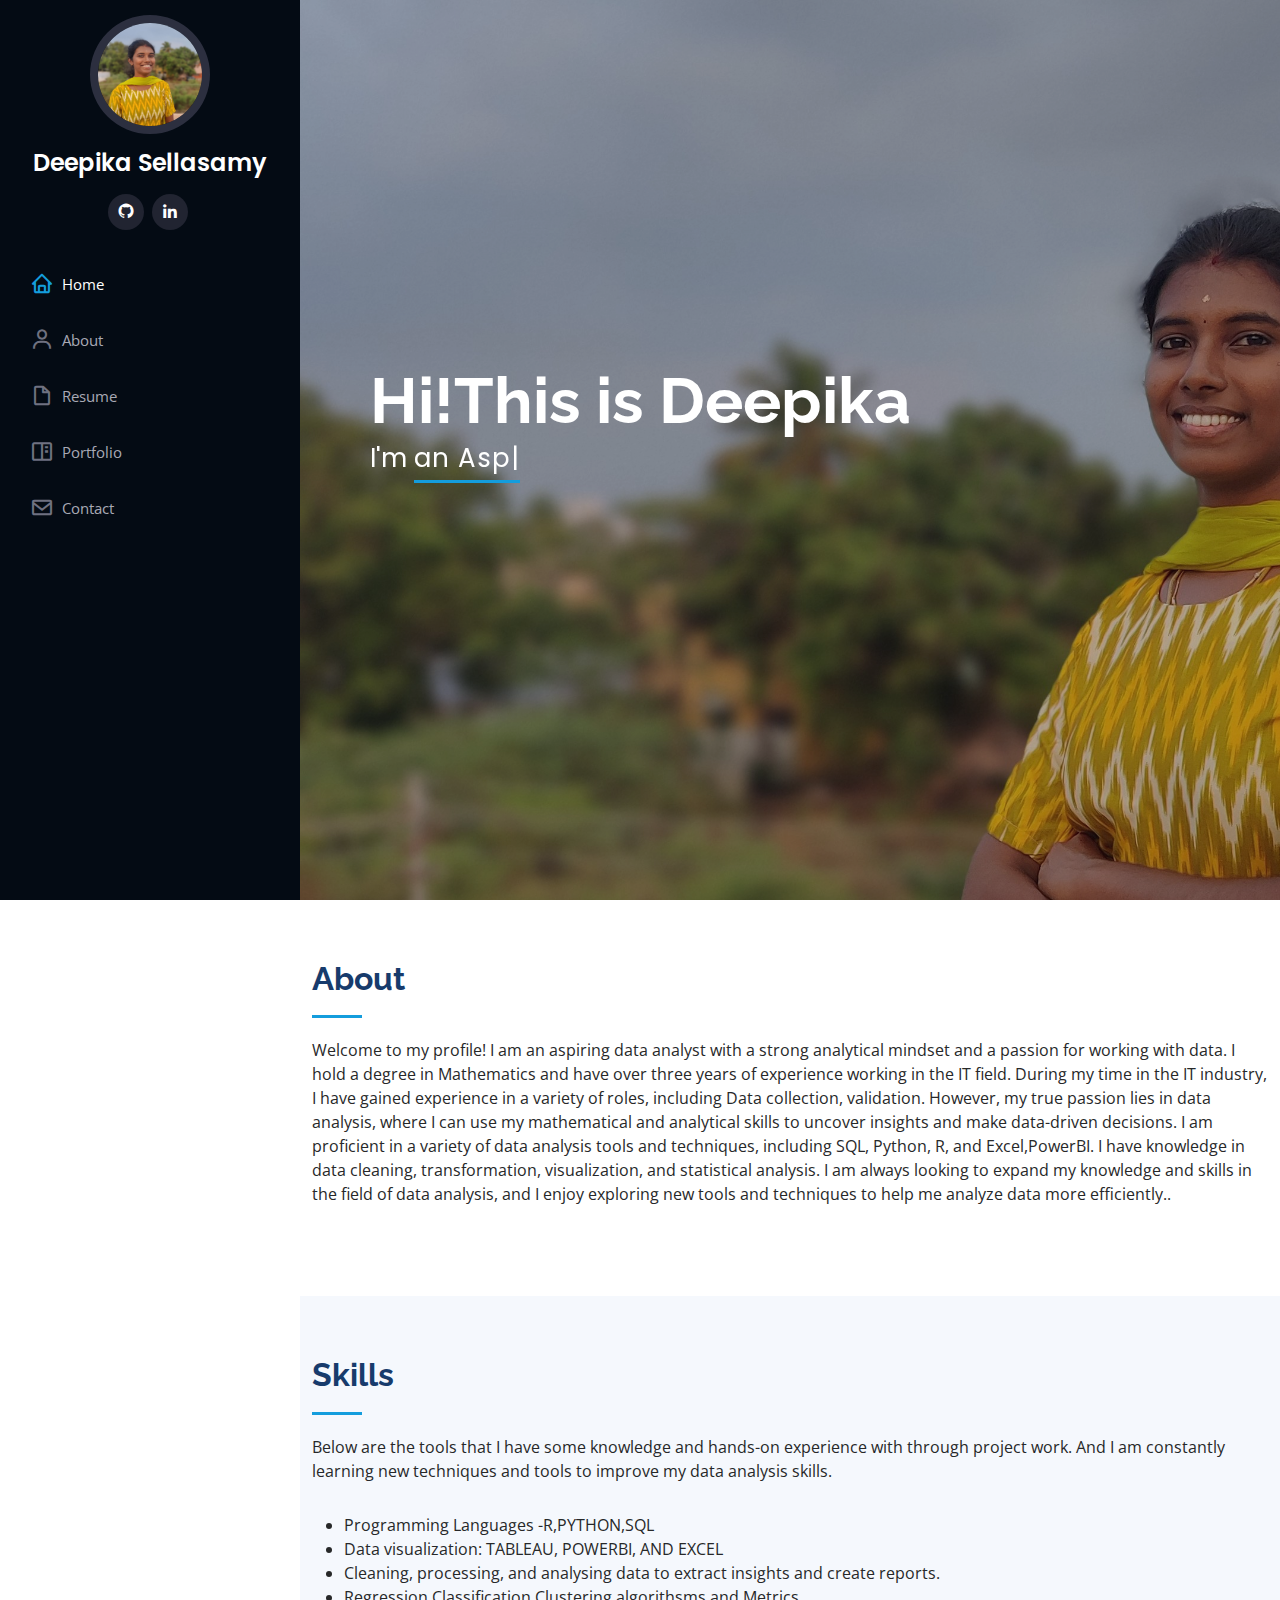
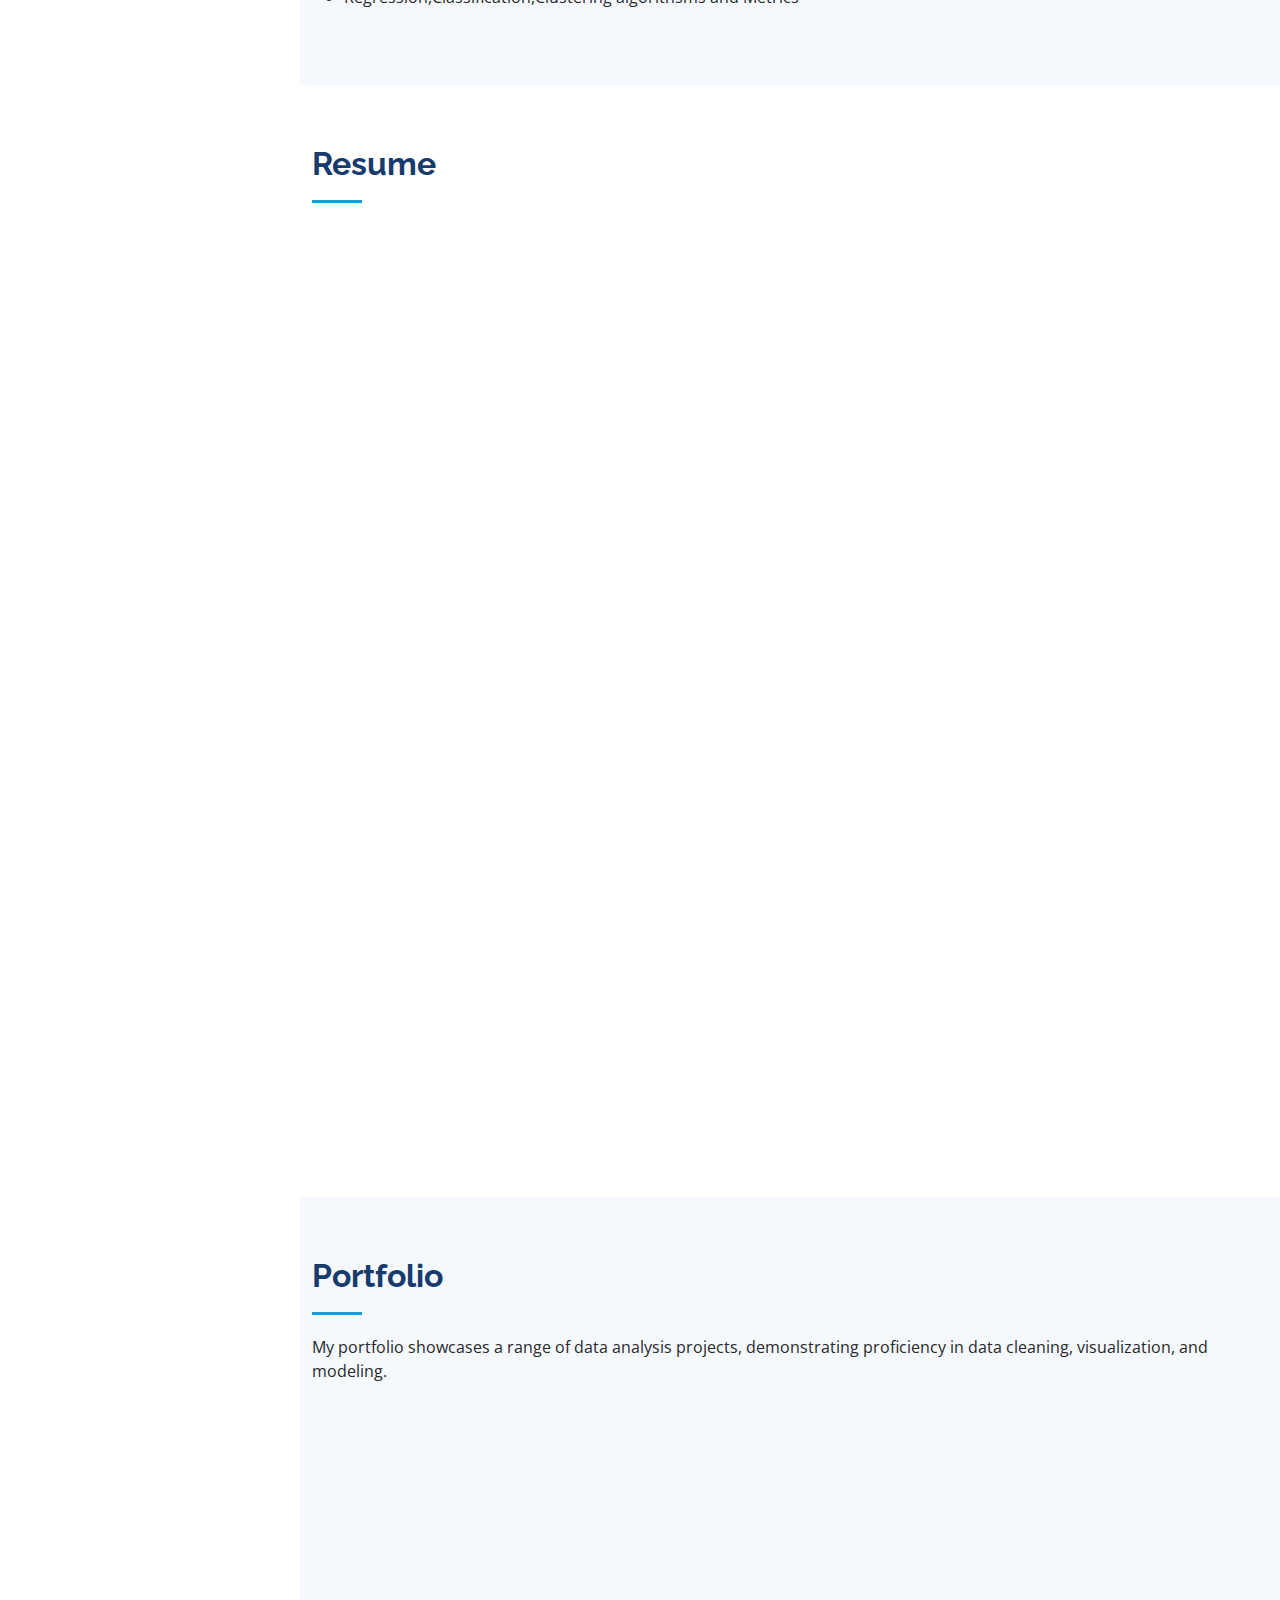
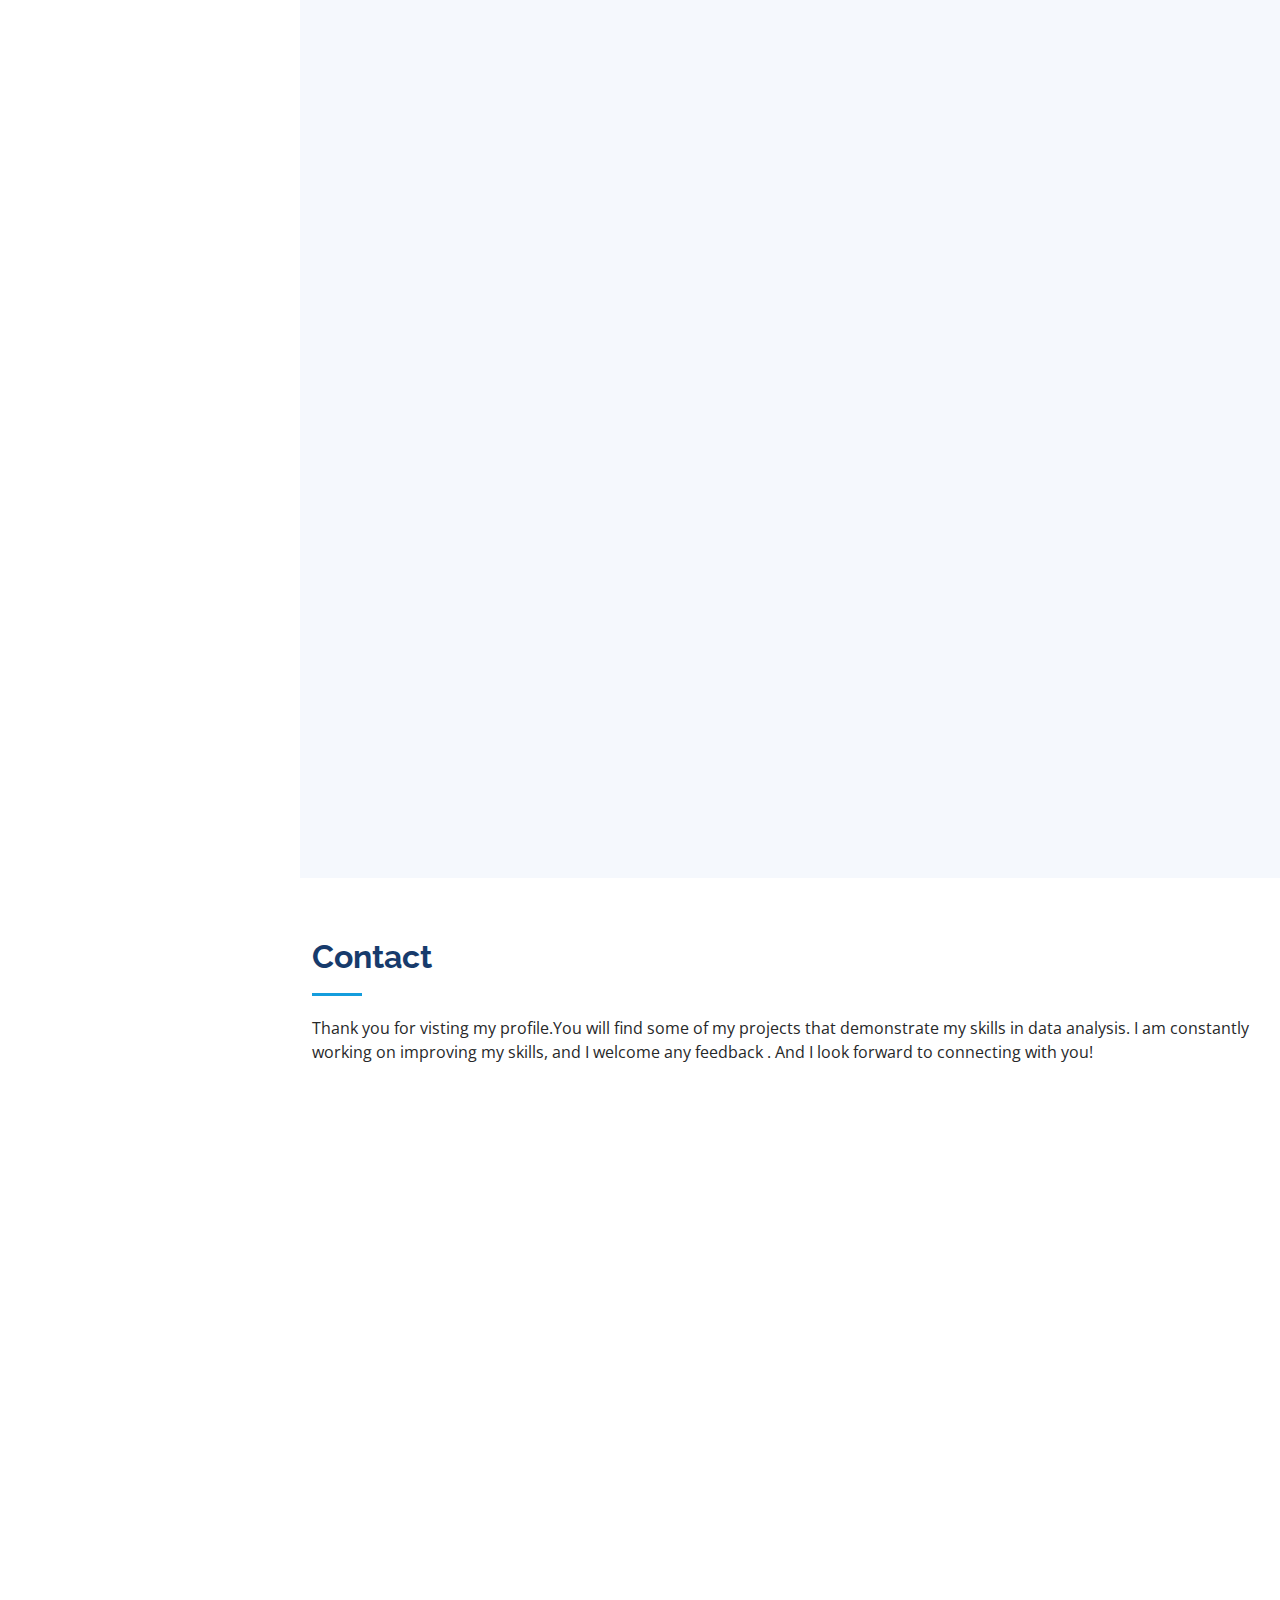
<file: index.html>
<!DOCTYPE html>
<html lang="en">

<head>
  <meta charset="utf-8">
  <meta content="width=device-width, initial-scale=1.0" name="viewport">

  <title>DeepikaSellasamy Portfolio</title>
  <meta content="" name="description">
  <meta content="" name="keywords">

  <!-- Favicons -->
  <link href="assets/img/favicon.png" rel="icon">
  <link href="assets/img/apple-touch-icon.png" rel="apple-touch-icon">

  <!-- Google Fonts -->
  <link href="https://fonts.googleapis.com/css?family=Open+Sans:300,300i,400,400i,600,600i,700,700i|Raleway:300,300i,400,400i,500,500i,600,600i,700,700i|Poppins:300,300i,400,400i,500,500i,600,600i,700,700i" rel="stylesheet">

  <!-- Vendor CSS Files -->
  <link href="assets/vendor/aos/aos.css" rel="stylesheet">
  <link href="assets/vendor/bootstrap/css/bootstrap.min.css" rel="stylesheet">
  <link href="assets/vendor/bootstrap-icons/bootstrap-icons.css" rel="stylesheet">
  <link href="assets/vendor/boxicons/css/boxicons.min.css" rel="stylesheet">
  <link href="assets/vendor/glightbox/css/glightbox.min.css" rel="stylesheet">
  <link href="assets/vendor/swiper/swiper-bundle.min.css" rel="stylesheet">

  <!-- Template Main CSS File -->
  <link href="assets/css/style.css" rel="stylesheet">

  <!-- =======================================================
  * Template Name: iPortfolio
  * Updated: Mar 10 2023 with Bootstrap v5.2.3
  * Template URL: https://bootstrapmade.com/iportfolio-bootstrap-portfolio-websites-template/
  * Author: BootstrapMade.com
  * License: https://bootstrapmade.com/license/
  ======================================================== -->
</head>

<body>

  <!-- ======= Mobile nav toggle button ======= -->
  <i class="bi bi-list mobile-nav-toggle d-xl-none"></i>

  <!-- ======= Header ======= -->
  <header id="header">
    <div class="d-flex flex-column">

      <div class="profile">
        <img src="assets/img/profile1.jpg" alt="" class="img-fluid rounded-circle">
        <h1 class="text-light"><a href="index.html">Deepika Sellasamy</a></h1>
        <div class="social-links mt-3 text-center">
          <a href="https://github.com/DeepikaSellasamy" class="Github"><i class="bx bxl-github"></i></a>
          
          <a href="https://www.linkedin.com/in/deepika-s-2a30b11bb/" class="linkedin"><i class="bx bxl-linkedin"></i></a>
        </div>
      </div>

      <nav id="navbar" class="nav-menu navbar">
        <ul>
          <li><a href="#hero" class="nav-link scrollto active"><i class="bx bx-home"></i> <span>Home</span></a></li>
          <li><a href="#about" class="nav-link scrollto"><i class="bx bx-user"></i> <span>About</span></a></li>
          <li><a href="#resume" class="nav-link scrollto"><i class="bx bx-file-blank"></i> <span>Resume</span></a></li>
          <li><a href="#portfolio" class="nav-link scrollto"><i class="bx bx-book-content"></i> <span>Portfolio</span></a></li>
          
          <li><a href="#contact" class="nav-link scrollto"><i class="bx bx-envelope"></i> <span>Contact</span></a></li>
        </ul>
      </nav><!-- .nav-menu -->
    </div>
  </header><!-- End Header -->

  <!-- ======= Hero Section ======= -->
  <section id="hero" class="d-flex flex-column justify-content-center align-items-center">
    <div class="hero-container" data-aos="fade-in">
      <h1>Hi!This is Deepika </h1>
      <p>I'm <span class="typed" data-typed-items="an Aspiring Data Analyst"></span></p>
    </div>
  </section><!-- End Hero -->

  <main id="main">

    <!-- ======= About Section ======= -->
    <section id="about" class="about">
      <div class="container">

        <div class="section-title">
          <h2>About</h2>
          <p>Welcome to my profile! I am an aspiring data analyst with a strong analytical mindset and a passion for working with data. I hold a degree in Mathematics and have over three years of experience working in the IT field. During my time in the IT industry, I have gained experience in a variety of roles, including Data collection, validation. However, my true passion lies in data analysis, where I can use my mathematical and analytical skills to uncover insights and make data-driven decisions. I am proficient in a variety of data analysis tools and techniques, including SQL, Python, R, and Excel,PowerBI. 
            I have knowledge in data cleaning, transformation, visualization, and statistical analysis. I am always looking to expand my knowledge and skills in the field of data analysis, and I enjoy exploring new tools and techniques to help me analyze data more efficiently..</p>
        </div>

        
      </div>
    </section><!-- End About Section -->

    
    <!-- ======= Skills Section ======= -->
    <section id="skills" class="skills section-bg">
      <div class="container">

        <div class="section-title">
          <h2>Skills</h2>
          <p>Below are the tools that I have some knowledge and hands-on experience with through project work. And I am constantly learning new techniques and tools to improve my data analysis skills.
                    </p>
                  </div>
                  <ul>
                    <li>Programming Languages -R,PYTHON,SQL</li>
                    <li>Data visualization: TABLEAU, POWERBI, AND EXCEL</li>
                    <li>Cleaning, processing, and analysing data to extract insights and create reports.</li>
                    <li>Regression,Classification,Clustering algorithsms and Metrics</li>
                  </ul>
                
                            
                          
            
      </div>
    </section><!-- End Skills Section -->

    <!-- ======= Resume Section ======= -->
    <section id="resume" class="resume">
      <div class="container">

        <div class="section-title">
          <h2>Resume</h2>
          
        </div>

        <div class="row">
          <div class="col-lg-6" data-aos="fade-up">
            <h3 class="resume-title">Summary</h3>
            <div class="resume-item pb-0">
              <h4>Deepika Sellasamy</h4>
              <p>As an aspiring data analyst, I am passionate about using my skills in data analysis to derive insights and drive business decisions. With a degree in Mathematics. I am dedicated to continuously expanding my knowledge and skills in data analysis through online courses and personal projects.</p>
              <ul>
                <li>Coimbatore-641402</li>
                <li>9361474993</li>
                <li>deepikeerthi19@gmail.com</li>
              </ul>
            </div>

            <h3 class="resume-title">Education</h3>
            <div class="resume-item">
              <h4>Bachelor of Mathematics</h4>
              <h5>2013 - 2016</h5>
              <p>Shrimathi Indira Gandhi College</p>
              <p>B.Sc Mathematics is an undergraduate program that provides a comprehensive understanding of mathematical concepts and theories. It equips graduates with a strong foundation in quantitative methods and analytical thinking, 
                which are transferable to various fields.</p>
              
            </div>
            
          </div>
          <div class="col-lg-6" data-aos="fade-up" data-aos-delay="100">
            <h3 class="resume-title">Professional Experience</h3>
            <div class="resume-item">
              <h4>SQL-Process Associate</h4>
              <h5>2021 - 2022</h5>
              <p>Coimbatore </p>
              <ul>
                <li>Data extraction: Extract data from various sources using SQL queries or other data extraction tools, ensuring accuracy and completeness of the data.</li>
                <li>Data validation: Conduct thorough QA checks on the extracted data to ensure it meets the requirements of the project, including checking for completeness, accuracy, and consistency.
                </li>
                <li>Supervise the assessment of all graphic materials in order to ensure quality and accuracy of the design</li>
                <li>Continuous improvement: Continuously look for ways to improve the data extraction process, including automating manual processes, optimizing SQL queries, and identifying opportunities for process improvements.
                </li>
              </ul>
            </div>
            <div class="resume-item">
              <h4>Student Computer Application(WISTA)</h4>
              <h5>2017 - 2018</h5>
              <p>Chennai</p>
              <ul>
                <li>Assist with the installation and configuration of new servers. And New Server Building and Decomposition.</li>
                <li>Monitor and maintain servers to ensure optimal performance and availability.
                </li>
                <li>Maintain documentation and records related to server maintenance and troubleshooting.</li>
                
              </ul>
            </div>
          </div>
        </div>

      </div>
    </section><!-- End Resume Section -->

    <!-- ======= Portfolio Section ======= -->
    <section id="portfolio" class="portfolio section-bg">
      <div class="container">

        <div class="section-title">
          <h2>Portfolio</h2>
          <p>My portfolio showcases a range of data analysis projects, demonstrating proficiency in data cleaning, visualization, and modeling. </p>
        </div>

        <div class="row" data-aos="fade-up">
          <div class="col-lg-12 d-flex justify-content-center">
            <ul id="portfolio-flters">
              <li data-filter="*" class="filter-active">All</li>
              <li data-filter=".filter-R">R</li>
              <li data-filter=".filter-Python">Python</li>
              <li data-filter=".filter-Tableau">Tableau</li>
              <li data-filter=".filter-Excel">Excel</li>
              <li data-filter=".filter-PowerBI">PowerBI</li>
            </ul>
          </div>
        </div>

        <div class="row portfolio-container" data-aos="fade-up" data-aos-delay="100">

          <div class="col-lg-4 col-md-6 portfolio-item filter-Python">
            <div class="portfolio-wrap">
              <img src="assets/img/python.png" class="img-fluid" alt="">
              <div class="portfolio-links">
                <a href="assets/img/python.png" data-gallery="portfolioGallery" class="portfolio-lightbox" title="Python"><i class="bx bx-plus"></i></a>
                <a href="portfolio-details.html" title="More Details"><i class="bx bx-link"></i></a>
              </div>
            </div>
          </div>

          <div class="col-lg-4 col-md-6 portfolio-item filter-R">
            <div class="portfolio-wrap">
              <img src="assets/img/house.jpg" class="img-fluid" alt="">
              <div class="portfolio-links">
                <a href="assets/img/house.jpg" data-gallery="portfolioGallery" class="portfolio-lightbox" title="R"><i class="bx bx-plus"></i></a>
                <a href="portfolio-detailshouse.html" title="More Details"><i class="bx bx-link"></i></a>
              </div>
            </div>
          </div>

          <div class="col-lg-4 col-md-6 portfolio-item filter-R">
            <div class="portfolio-wrap">
              <img src="assets/img/airline.jpg" class="img-fluid" alt="">
              <div class="portfolio-links">
                <a href="assets/img/airline.jpg" data-gallery="portfolioGallery" class="portfolio-lightbox" title="R"><i class="bx bx-plus"></i></a>
                <a href="portfolio-detailsairline.html" title="More Details"><i class="bx bx-link"></i></a>
              </div>
            </div>
          </div>

          <div class="col-lg-4 col-md-6 portfolio-item filter-R">
            <div class="portfolio-wrap">
              <img src="assets/img/phone.avif" class="img-fluid" alt="">
              <div class="portfolio-links">
                <a href="assets/img/phone.avif" data-gallery="portfolioGallery" class="portfolio-lightbox" title="R"><i class="bx bx-plus"></i></a>
                <a href="portfolio-detailsmobile.html" title="More Details"><i class="bx bx-link"></i></a>
              </div>
            </div>
          </div>

          <div class="col-lg-4 col-md-6 portfolio-item filter-Python">
            <div class="portfolio-wrap">
              <img src="assets/img/Banking.avif" class="img-fluid" alt="">
              <div class="portfolio-links">
                <a href="assets/img/Banking.avif" data-gallery="portfolioGallery" class="portfolio-lightbox" title="Python"><i class="bx bx-plus"></i></a>
                <a href="portfolio-detailsbank.html" title="More Details"><i class="bx bx-link"></i></a>
              </div>
            </div>
          </div>

          <div class="col-lg-4 col-md-6 portfolio-item filter-Python">
            <div class="portfolio-wrap">
              <img src="assets/img/garments.avif" class="img-fluid" alt="">
              <div class="portfolio-links">
                <a href="assets/img/garments.avif" data-gallery="portfolioGallery" class="portfolio-lightbox" title="Python"><i class="bx bx-plus"></i></a>
                <a href="portfolio-detailsgarments.html" title="More Details"><i class="bx bx-link"></i></a>
              </div>
            </div>
          </div>

          <div class="col-lg-4 col-md-6 portfolio-item filter-Python">
            <div class="portfolio-wrap">
              <img src="assets/img/black.avif" class="img-fluid" alt="">
              <div class="portfolio-links">
                <a href="assets/img/black.avif" data-gallery="portfolioGallery" class="portfolio-lightbox" title="Python"><i class="bx bx-plus"></i></a>
                <a href="portfolio-detailssale.html" title="More Details"><i class="bx bx-link"></i></a>
              </div>
            </div>
          </div>

          <div class="col-lg-4 col-md-6 portfolio-item filter-Tableau">
            <div class="portfolio-wrap">
              <img src="assets/img/tableau-tableau-software.png" class="img-fluid" alt="">
              <div class="portfolio-links">
                <a href="assets/img/tableau.png" data-gallery="portfolioGallery" class="portfolio-lightbox" title="Tableau"><i class="bx bx-plus"></i></a>
                <a href="portfolio-detailstableau.html" title="More Details"><i class="bx bx-link"></i></a>
              </div>
            </div>
          </div>

          <div class="col-lg-4 col-md-6 portfolio-item filter-PowerBI">
            <div class="portfolio-wrap">
              <img src="assets/img/Power-BI-Desktop-Feature-image.jpg" class="img-fluid" alt="">
              <div class="portfolio-links">
                <a href="assets/img/Power-BI-Desktop-Feature-image.jpg" data-gallery="portfolioGallery" class="portfolio-lightbox" title="PowerBI"><i class="bx bx-plus"></i></a>
                <a href="portfolio-detailspowerbi.html" title="More Details"><i class="bx bx-link"></i></a>
              </div>
            </div>
          </div>

          <div class="col-lg-4 col-md-6 portfolio-item filter-Excel">
            <div class="portfolio-wrap">
              <img src="assets/img/excel.avif" class="img-fluid" alt="">
              <div class="portfolio-links">
                <a href="assets/img/excel.avif" data-gallery="portfolioGallery" class="portfolio-lightbox" title="Excel"><i class="bx bx-plus"></i></a>
                <a href="portfolio-detailsexcel.html" title="More Details"><i class="bx bx-link"></i></a>
              </div>
            </div>
          </div>

        

        <div class="col-lg-4 col-md-6 portfolio-item filter-PowerBI">
          <div class="portfolio-wrap">
            <img src="assets/img/pizza.jpg" class="img-fluid" alt="">
            <div class="portfolio-links">
              <a href="assets/img/pizza.jpg" data-gallery="portfolioGallery" class="portfolio-lightbox" title="PowerBI"><i class="bx bx-plus"></i></a>
              <a href="portfolio-detailspizza.html" title="More Details"><i class="bx bx-link"></i></a>
            </div>
          </div>
        </div>

      

      <div class="col-lg-4 col-md-6 portfolio-item filter-PowerBI">
        <div class="portfolio-wrap">
          <img src="assets/img/amzn.avif" class="img-fluid" alt="">
          <div class="portfolio-links">
            <a href="assets/img/amzn.avif" data-gallery="portfolioGallery" class="portfolio-lightbox" title="PowerBI"><i class="bx bx-plus"></i></a>
            <a href="portfolio-detailsamazon.html" title="More Details"><i class="bx bx-link"></i></a>
          </div>
        </div>
      </div>

    </div>

      </div>
    </section><!-- End Portfolio Section -->

    
    <!-- ======= Contact Section ======= -->
    <section id="contact" class="contact">
      <div class="container">

        <div class="section-title">
          <h2>Contact</h2>
          <p>Thank you for visting my profile.You will find some of my projects that demonstrate my skills in data analysis. I am constantly working on improving my skills, and I welcome any feedback . And I look forward to connecting with you!</p>
        </div>

        <div class="row" data-aos="fade-in">

          <div class="col-lg-5 d-flex align-items-stretch">
            <div class="info">
              <div class="address">
                <i class="bi bi-geo-alt"></i>
                <h4>Location:</h4>
                <p>Sulur.Coimbatore-641402</p>
              </div>

              <div class="email">
                <i class="bi bi-envelope"></i>
                <h4>Email:</h4>
                <p>deepikeerthi19@gmail.com</p>
              </div>

              <div class="phone">
                <i class="bi bi-phone"></i>
                <h4>Call:</h4>
                <p>9361474993</p>
              </div>

              
            </div>

          </div>

          <div class="col-lg-7 mt-5 mt-lg-0 d-flex align-items-stretch">
            <form action="forms/contact.php" method="post" role="form" class="php-email-form">
              <div class="row">
                <div class="form-group col-md-6">
                  <label for="name">Your Name</label>
                  <input type="text" name="name" class="form-control" id="name" required>
                </div>
                <div class="form-group col-md-6">
                  <label for="name">Your Email</label>
                  <input type="email" class="form-control" name="email" id="email" required>
                </div>
              </div>
              <div class="form-group">
                <label for="name">Subject</label>
                <input type="text" class="form-control" name="subject" id="subject" required>
              </div>
              <div class="form-group">
                <label for="name">Message</label>
                <textarea class="form-control" name="message" rows="10" required></textarea>
              </div>
              <div class="my-3">
                <div class="loading">Loading</div>
                <div class="error-message"></div>
                <div class="sent-message">Your message has been sent. Thank you!</div>
              </div>
              <div class="text-center"><button type="submit">Send Message</button></div>
            </form>
          </div>

        </div>

      </div>
    </section><!-- End Contact Section -->

  </main><!-- End #main -->

  
  <a href="#" class="back-to-top d-flex align-items-center justify-content-center"><i class="bi bi-arrow-up-short"></i></a>

  <!-- Vendor JS Files -->
  <script src="assets/vendor/purecounter/purecounter_vanilla.js"></script>
  <script src="assets/vendor/aos/aos.js"></script>
  <script src="assets/vendor/bootstrap/js/bootstrap.bundle.min.js"></script>
  <script src="assets/vendor/glightbox/js/glightbox.min.js"></script>
  <script src="assets/vendor/isotope-layout/isotope.pkgd.min.js"></script>
  <script src="assets/vendor/swiper/swiper-bundle.min.js"></script>
  <script src="assets/vendor/typed.js/typed.min.js"></script>
  <script src="assets/vendor/waypoints/noframework.waypoints.js"></script>
  <script src="assets/vendor/php-email-form/validate.js"></script>

  <!-- Template Main JS File -->
  <script src="assets/js/main.js"></script>

</body>

</html>
</file>
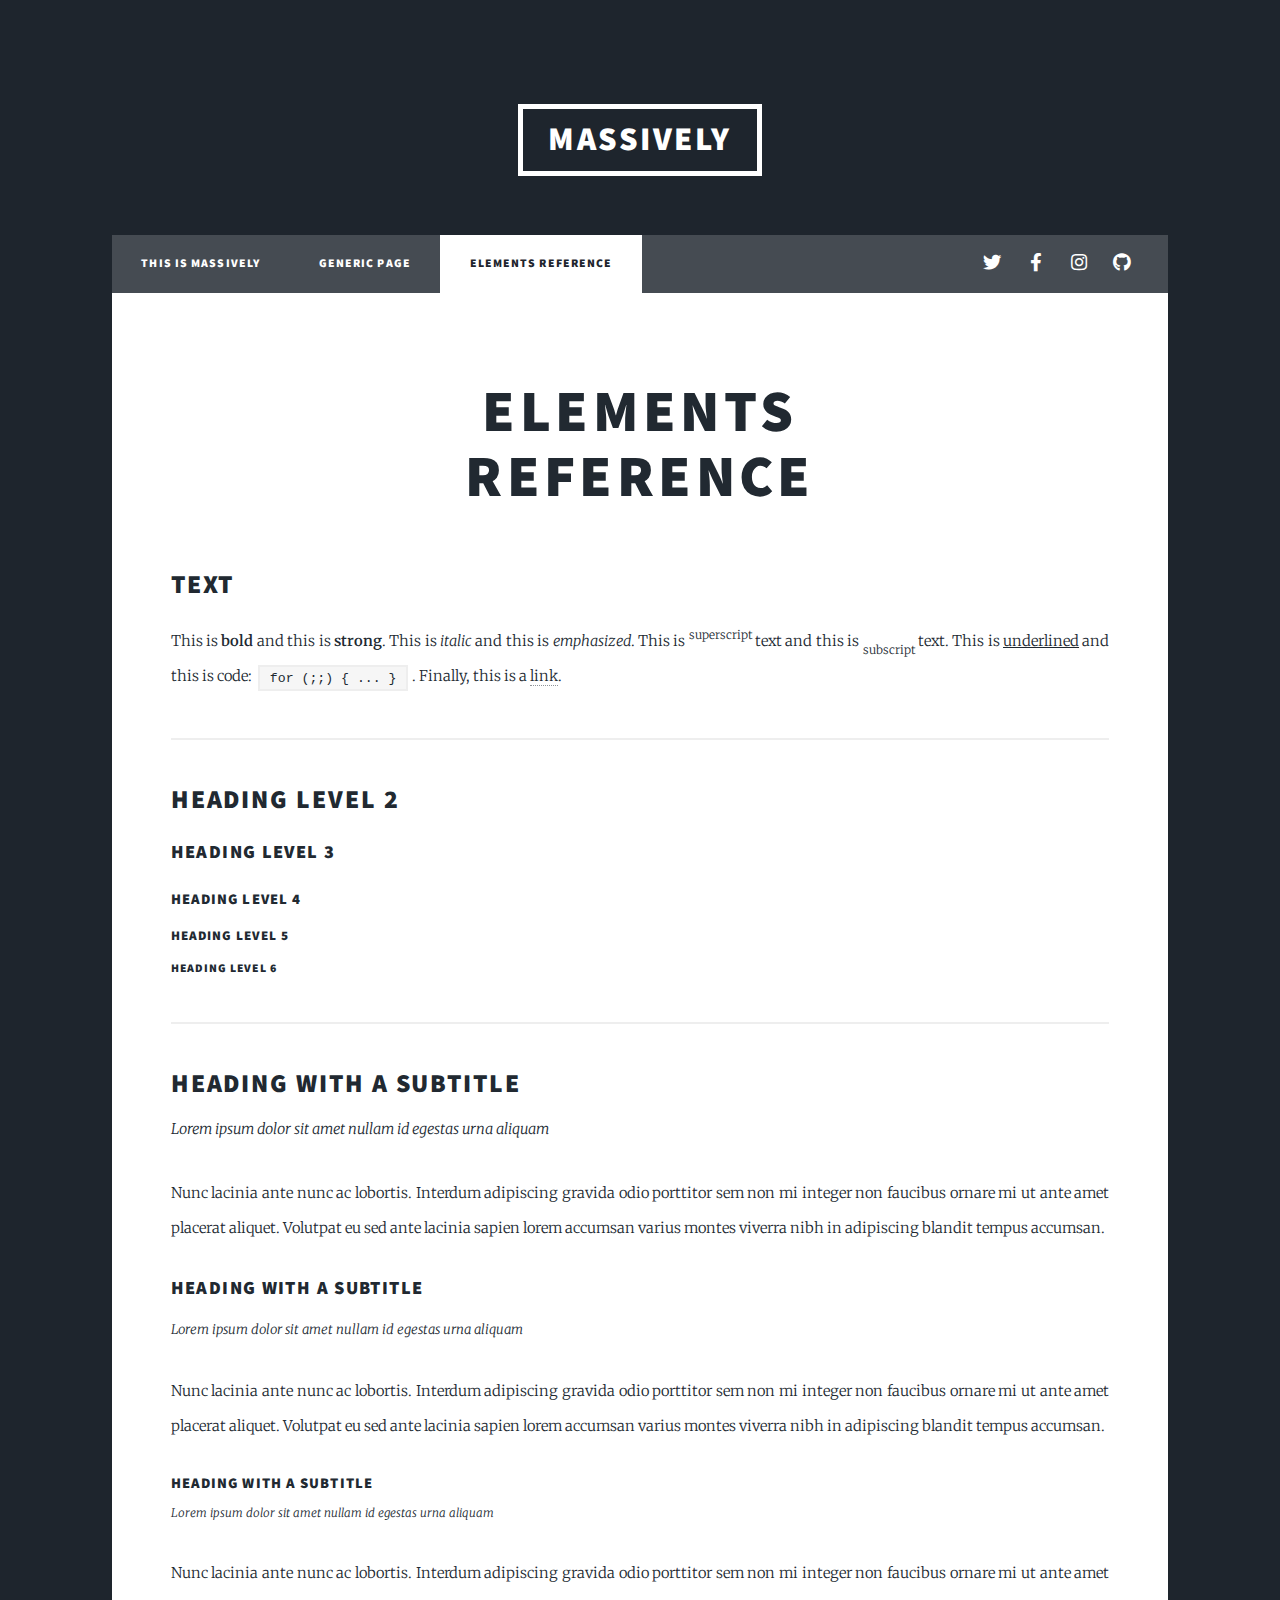
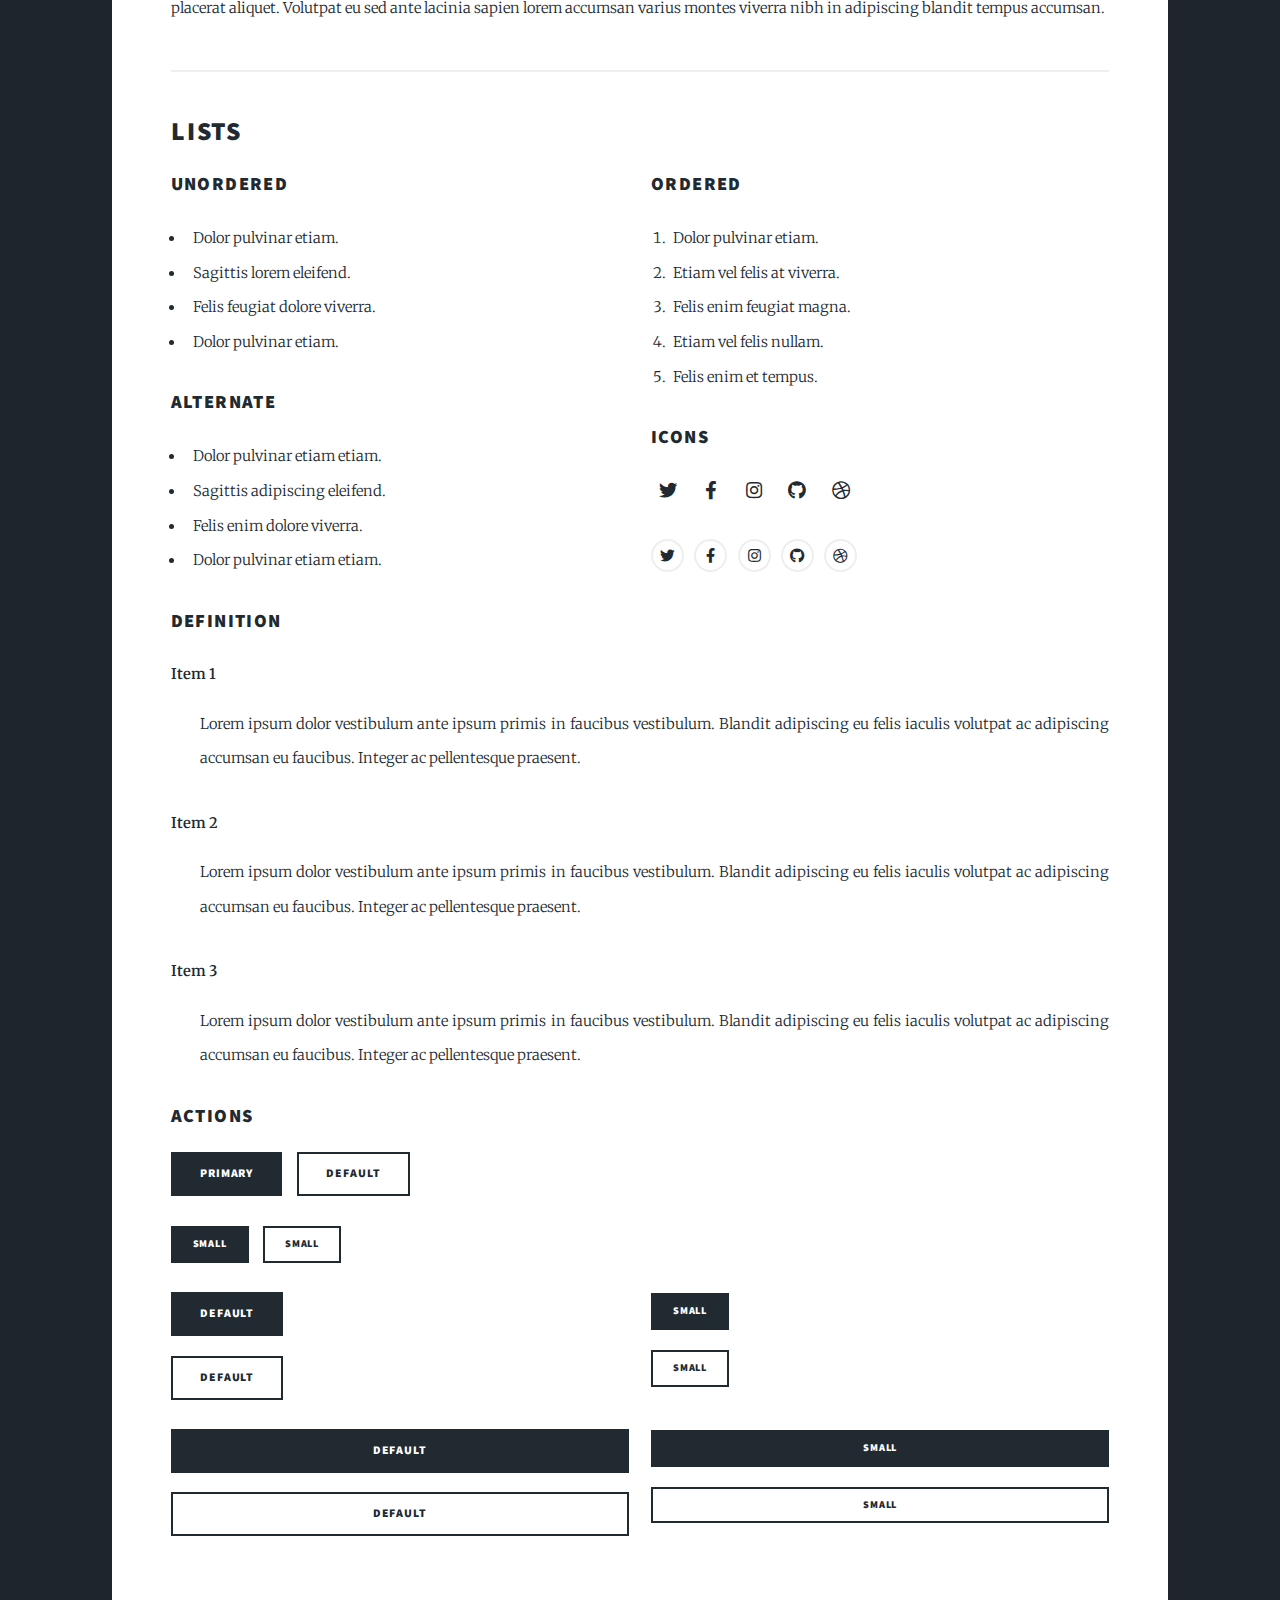
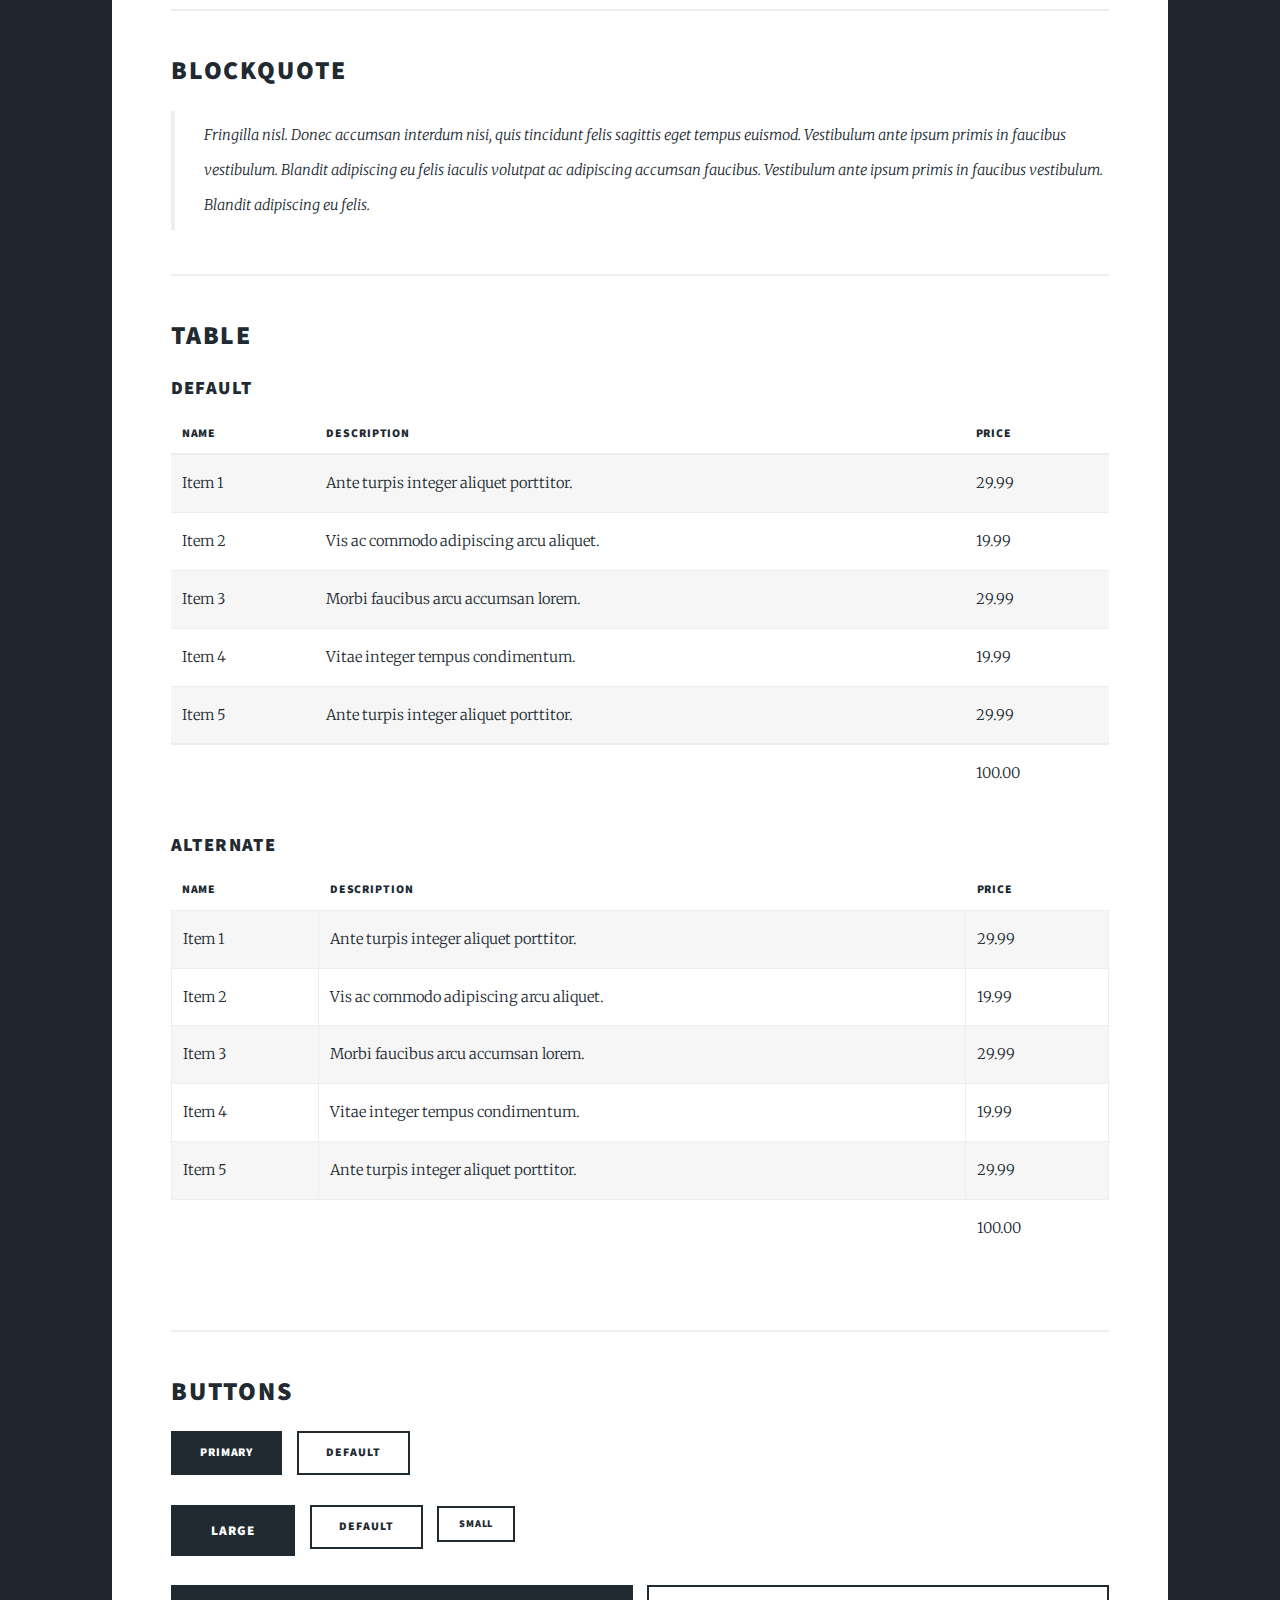
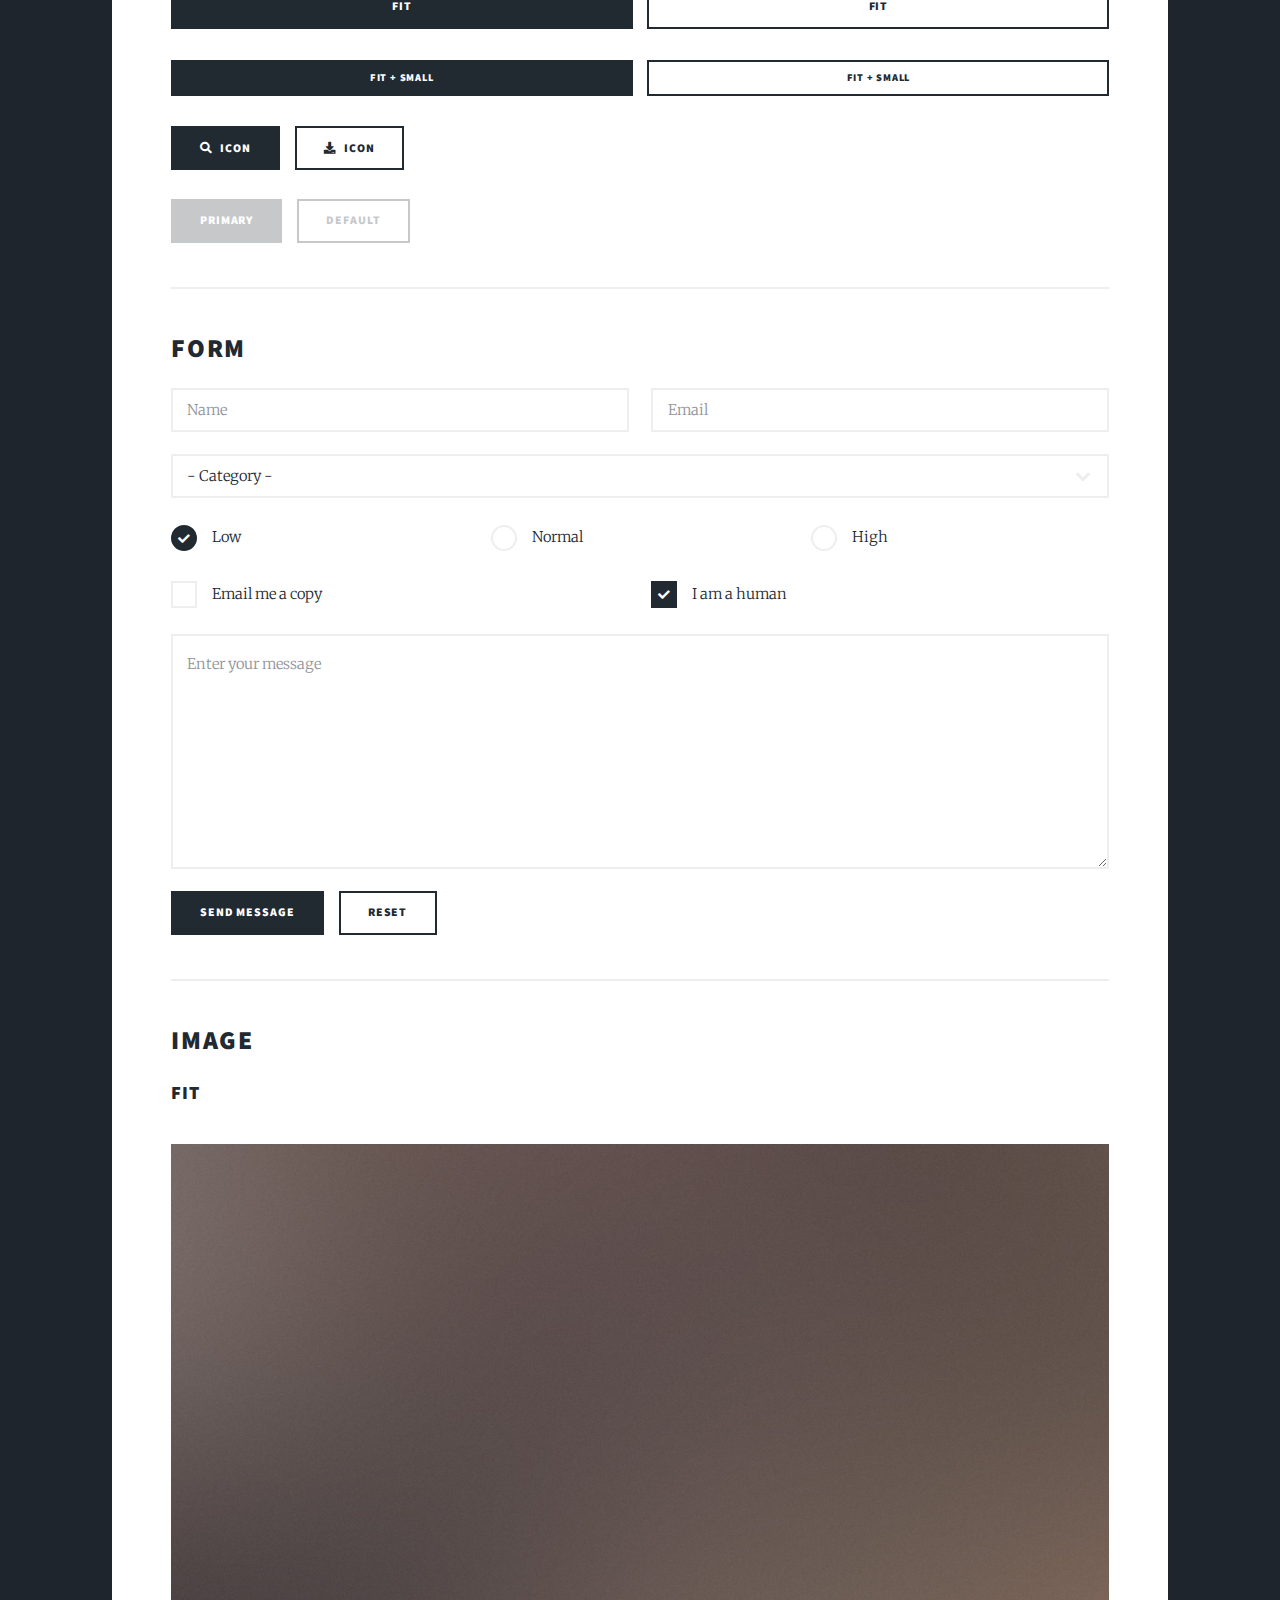
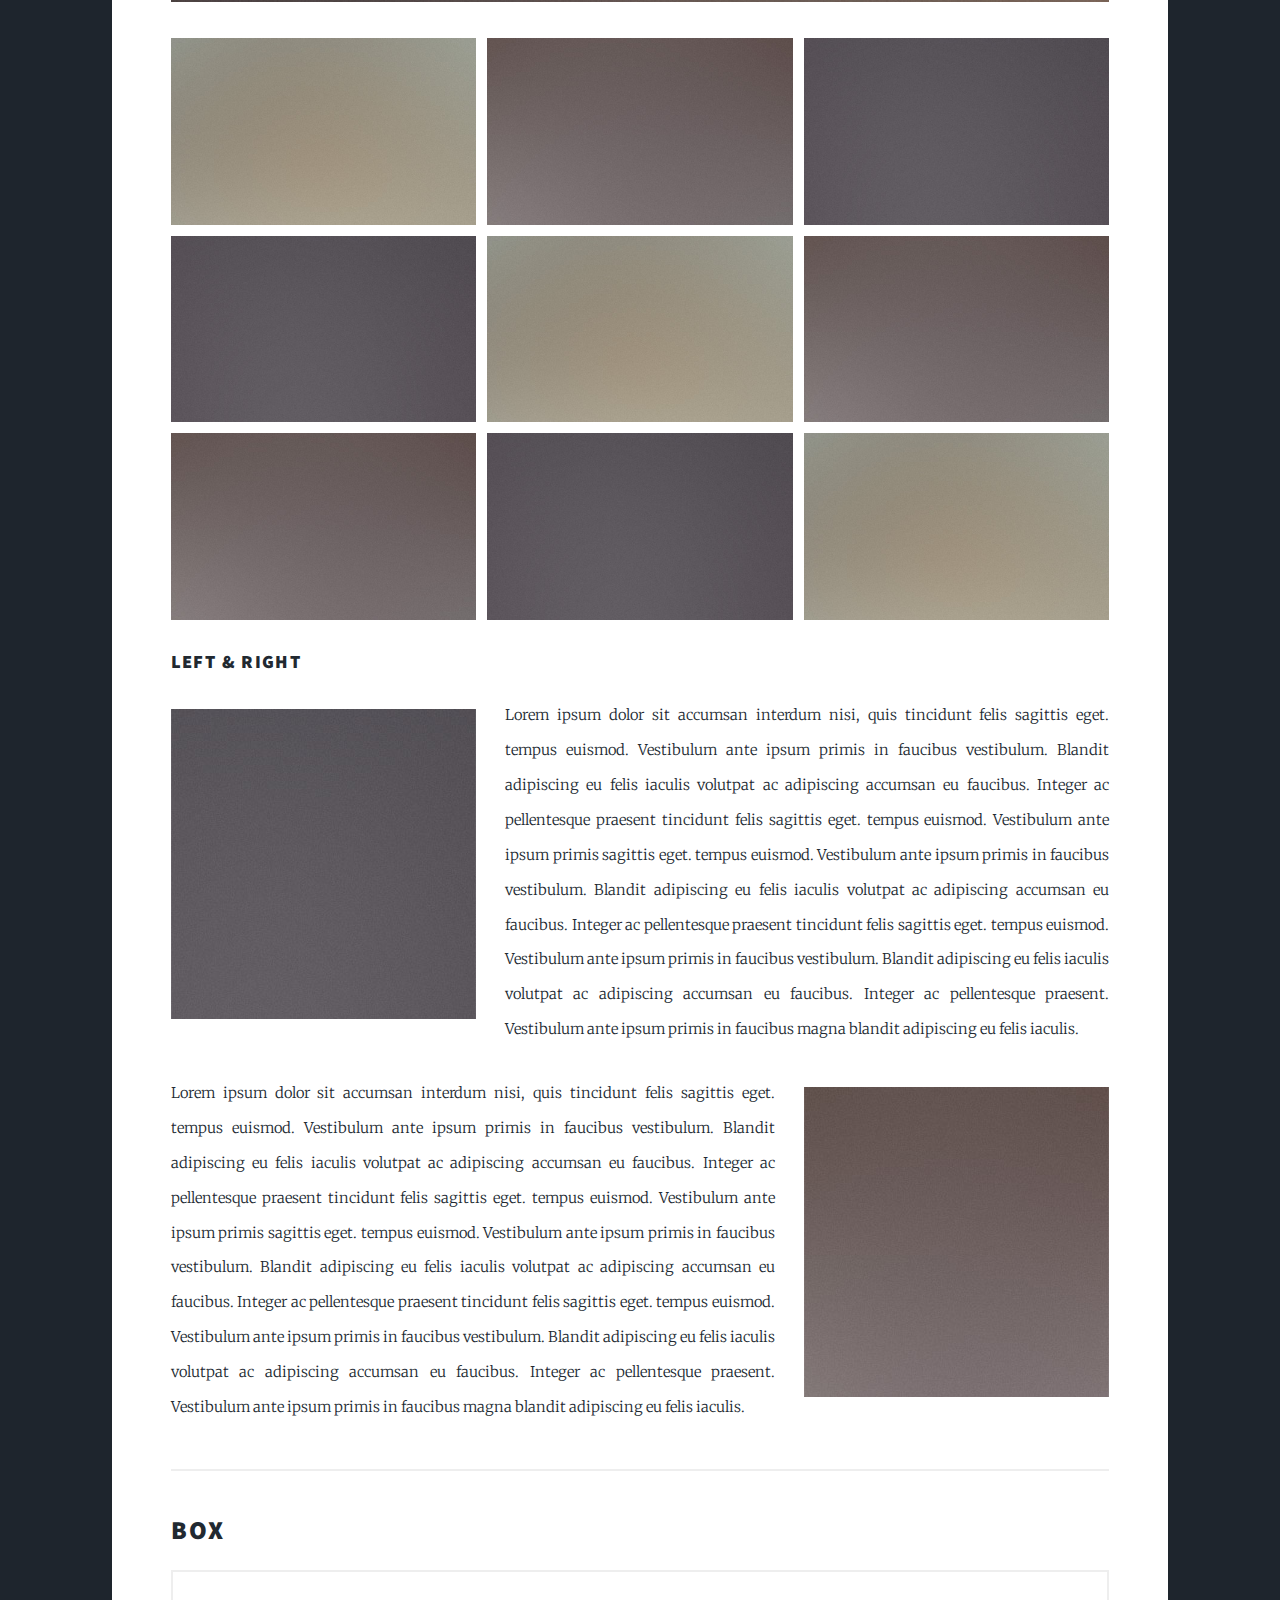
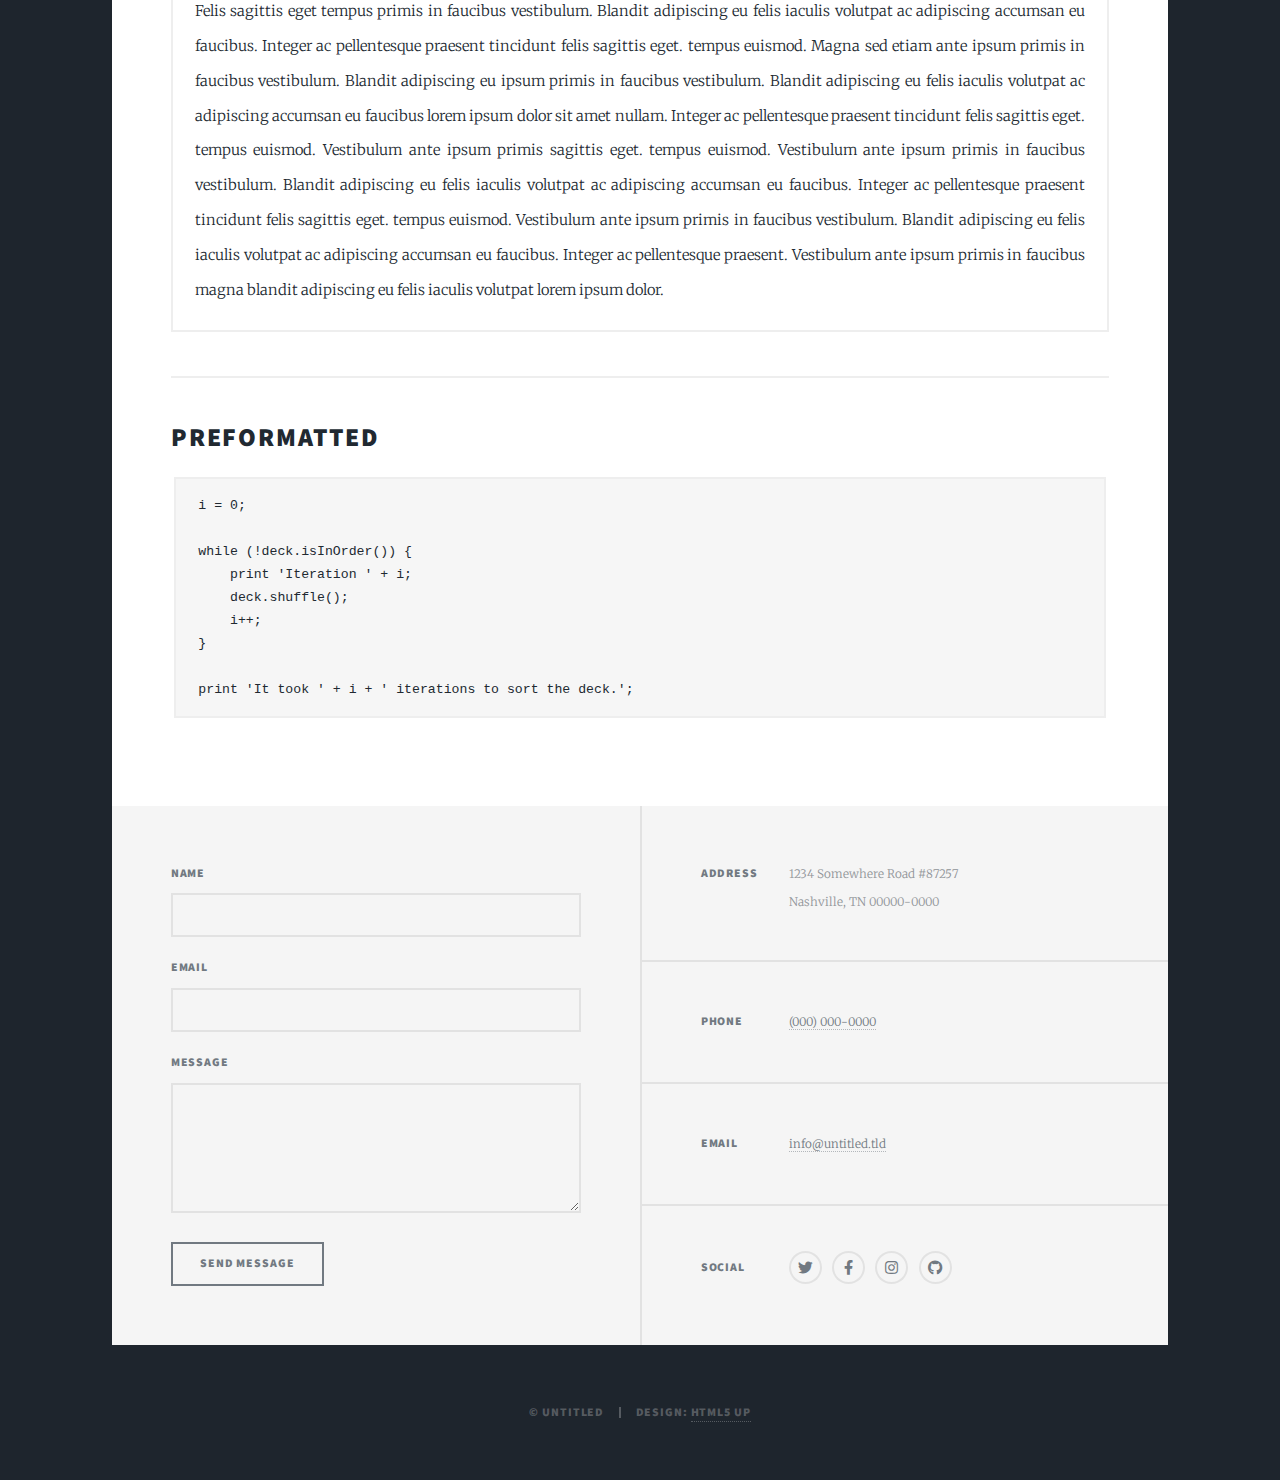
<file: elements.html>
<!DOCTYPE HTML>
<!--
	Massively by HTML5 UP
	html5up.net | @ajlkn
	Free for personal and commercial use under the CCA 3.0 license (html5up.net/license)
-->
<html>
	<head>
		<title>Elements Reference - Massively by HTML5 UP</title>
		<meta charset="utf-8" />
		<meta name="viewport" content="width=device-width, initial-scale=1, user-scalable=no" />
		<link rel="stylesheet" href="assets/css/main.css" />
		<noscript><link rel="stylesheet" href="assets/css/noscript.css" /></noscript>
	</head>
	<body class="is-preload">

		<!-- Wrapper -->
			<div id="wrapper">

				<!-- Header -->
					<header id="header">
						<a href="index.html" class="logo">Massively</a>
					</header>

				<!-- Nav -->
					<nav id="nav">
						<ul class="links">
							<li><a href="index.html">This is Massively</a></li>
							<li><a href="generic.html">Generic Page</a></li>
							<li class="active"><a href="elements.html">Elements Reference</a></li>
						</ul>
						<ul class="icons">
							<li><a href="#" class="icon brands fa-twitter"><span class="label">Twitter</span></a></li>
							<li><a href="#" class="icon brands fa-facebook-f"><span class="label">Facebook</span></a></li>
							<li><a href="#" class="icon brands fa-instagram"><span class="label">Instagram</span></a></li>
							<li><a href="#" class="icon brands fa-github"><span class="label">GitHub</span></a></li>
						</ul>
					</nav>

				<!-- Main -->
					<div id="main">

						<!-- Post -->
							<section class="post">
								<header class="major">
									<h1>Elements<br />
									Reference</h1>
								</header>

								<!-- Text stuff -->
									<h2>Text</h2>
									<p>This is <b>bold</b> and this is <strong>strong</strong>. This is <i>italic</i> and this is <em>emphasized</em>.
									This is <sup>superscript</sup> text and this is <sub>subscript</sub> text.
									This is <u>underlined</u> and this is code: <code>for (;;) { ... }</code>.
									Finally, this is a <a href="#">link</a>.</p>
									<hr />
									<h2>Heading Level 2</h2>
									<h3>Heading Level 3</h3>
									<h4>Heading Level 4</h4>
									<h5>Heading Level 5</h5>
									<h6>Heading Level 6</h6>
									<hr />
									<header>
										<h2>Heading with a Subtitle</h2>
										<p>Lorem ipsum dolor sit amet nullam id egestas urna aliquam</p>
									</header>
									<p>Nunc lacinia ante nunc ac lobortis. Interdum adipiscing gravida odio porttitor sem non mi integer non faucibus ornare mi ut ante amet placerat aliquet. Volutpat eu sed ante lacinia sapien lorem accumsan varius montes viverra nibh in adipiscing blandit tempus accumsan.</p>
									<header>
										<h3>Heading with a Subtitle</h3>
										<p>Lorem ipsum dolor sit amet nullam id egestas urna aliquam</p>
									</header>
									<p>Nunc lacinia ante nunc ac lobortis. Interdum adipiscing gravida odio porttitor sem non mi integer non faucibus ornare mi ut ante amet placerat aliquet. Volutpat eu sed ante lacinia sapien lorem accumsan varius montes viverra nibh in adipiscing blandit tempus accumsan.</p>
									<header>
										<h4>Heading with a Subtitle</h4>
										<p>Lorem ipsum dolor sit amet nullam id egestas urna aliquam</p>
									</header>
									<p>Nunc lacinia ante nunc ac lobortis. Interdum adipiscing gravida odio porttitor sem non mi integer non faucibus ornare mi ut ante amet placerat aliquet. Volutpat eu sed ante lacinia sapien lorem accumsan varius montes viverra nibh in adipiscing blandit tempus accumsan.</p>

									<hr />

								<!-- Lists -->
									<h2>Lists</h2>
									<div class="row">
										<div class="col-6 col-12-small">

											<h3>Unordered</h3>
											<ul>
												<li>Dolor pulvinar etiam.</li>
												<li>Sagittis lorem eleifend.</li>
												<li>Felis feugiat dolore viverra.</li>
												<li>Dolor pulvinar etiam.</li>
											</ul>

											<h3>Alternate</h3>
											<ul class="alt">
												<li>Dolor pulvinar etiam etiam.</li>
												<li>Sagittis adipiscing eleifend.</li>
												<li>Felis enim dolore viverra.</li>
												<li>Dolor pulvinar etiam etiam.</li>
											</ul>

										</div>
										<div class="col-6 col-12-small">

											<h3>Ordered</h3>
											<ol>
												<li>Dolor pulvinar etiam.</li>
												<li>Etiam vel felis at viverra.</li>
												<li>Felis enim feugiat magna.</li>
												<li>Etiam vel felis nullam.</li>
												<li>Felis enim et tempus.</li>
											</ol>

											<h3>Icons</h3>
											<ul class="icons">
												<li><a href="#" class="icon brands fa-twitter"><span class="label">Twitter</span></a></li>
												<li><a href="#" class="icon brands fa-facebook-f"><span class="label">Facebook</span></a></li>
												<li><a href="#" class="icon brands fa-instagram"><span class="label">Instagram</span></a></li>
												<li><a href="#" class="icon brands fa-github"><span class="label">Github</span></a></li>
												<li><a href="#" class="icon brands fa-dribbble"><span class="label">Dribbble</span></a></li>
											</ul>
											<ul class="icons alt">
												<li><a href="#" class="icon brands alt fa-twitter"><span class="label">Twitter</span></a></li>
												<li><a href="#" class="icon brands alt fa-facebook-f"><span class="label">Facebook</span></a></li>
												<li><a href="#" class="icon brands alt fa-instagram"><span class="label">Instagram</span></a></li>
												<li><a href="#" class="icon brands alt fa-github"><span class="label">Github</span></a></li>
												<li><a href="#" class="icon brands alt fa-dribbble"><span class="label">Dribbble</span></a></li>
											</ul>

										</div>
									</div>
									<h3>Definition</h3>
									<dl>
										<dt>Item 1</dt>
										<dd>
											<p>Lorem ipsum dolor vestibulum ante ipsum primis in faucibus vestibulum. Blandit adipiscing eu felis iaculis volutpat ac adipiscing accumsan eu faucibus. Integer ac pellentesque praesent.</p>
										</dd>
										<dt>Item 2</dt>
										<dd>
											<p>Lorem ipsum dolor vestibulum ante ipsum primis in faucibus vestibulum. Blandit adipiscing eu felis iaculis volutpat ac adipiscing accumsan eu faucibus. Integer ac pellentesque praesent.</p>
										</dd>
										<dt>Item 3</dt>
										<dd>
											<p>Lorem ipsum dolor vestibulum ante ipsum primis in faucibus vestibulum. Blandit adipiscing eu felis iaculis volutpat ac adipiscing accumsan eu faucibus. Integer ac pellentesque praesent.</p>
										</dd>
									</dl>

									<h3>Actions</h3>
									<ul class="actions">
										<li><a href="#" class="button primary">Primary</a></li>
										<li><a href="#" class="button">Default</a></li>
									</ul>
									<ul class="actions small">
										<li><a href="#" class="button primary small">Small</a></li>
										<li><a href="#" class="button small">Small</a></li>
									</ul>
									<div class="row">
										<div class="col-6 col-12-small">
											<ul class="actions stacked">
												<li><a href="#" class="button primary">Default</a></li>
												<li><a href="#" class="button">Default</a></li>
											</ul>
										</div>
										<div class="col-6 col-12-small">
											<ul class="actions stacked">
												<li><a href="#" class="button primary small">Small</a></li>
												<li><a href="#" class="button small">Small</a></li>
											</ul>
										</div>
									</div>
									<div class="row">
										<div class="col-6 col-12-small">
											<ul class="actions stacked">
												<li><a href="#" class="button primary fit">Default</a></li>
												<li><a href="#" class="button fit">Default</a></li>
											</ul>
										</div>
										<div class="col-6 col-12-small">
											<ul class="actions stacked">
												<li><a href="#" class="button primary small fit">Small</a></li>
												<li><a href="#" class="button small fit">Small</a></li>
											</ul>
										</div>
									</div>

									<hr />

								<!-- Blockquote -->
									<h2>Blockquote</h2>
									<blockquote>Fringilla nisl. Donec accumsan interdum nisi, quis tincidunt felis sagittis eget tempus euismod. Vestibulum ante ipsum primis in faucibus vestibulum. Blandit adipiscing eu felis iaculis volutpat ac adipiscing accumsan faucibus. Vestibulum ante ipsum primis in faucibus vestibulum. Blandit adipiscing eu felis.</blockquote>

									<hr />

								<!-- Table -->
									<h2>Table</h2>

									<h3>Default</h3>
									<div class="table-wrapper">
										<table>
											<thead>
												<tr>
													<th>Name</th>
													<th>Description</th>
													<th>Price</th>
												</tr>
											</thead>
											<tbody>
												<tr>
													<td>Item 1</td>
													<td>Ante turpis integer aliquet porttitor.</td>
													<td>29.99</td>
												</tr>
												<tr>
													<td>Item 2</td>
													<td>Vis ac commodo adipiscing arcu aliquet.</td>
													<td>19.99</td>
												</tr>
												<tr>
													<td>Item 3</td>
													<td> Morbi faucibus arcu accumsan lorem.</td>
													<td>29.99</td>
												</tr>
												<tr>
													<td>Item 4</td>
													<td>Vitae integer tempus condimentum.</td>
													<td>19.99</td>
												</tr>
												<tr>
													<td>Item 5</td>
													<td>Ante turpis integer aliquet porttitor.</td>
													<td>29.99</td>
												</tr>
											</tbody>
											<tfoot>
												<tr>
													<td colspan="2"></td>
													<td>100.00</td>
												</tr>
											</tfoot>
										</table>
									</div>

									<h3>Alternate</h3>
									<div class="table-wrapper">
										<table class="alt">
											<thead>
												<tr>
													<th>Name</th>
													<th>Description</th>
													<th>Price</th>
												</tr>
											</thead>
											<tbody>
												<tr>
													<td>Item 1</td>
													<td>Ante turpis integer aliquet porttitor.</td>
													<td>29.99</td>
												</tr>
												<tr>
													<td>Item 2</td>
													<td>Vis ac commodo adipiscing arcu aliquet.</td>
													<td>19.99</td>
												</tr>
												<tr>
													<td>Item 3</td>
													<td> Morbi faucibus arcu accumsan lorem.</td>
													<td>29.99</td>
												</tr>
												<tr>
													<td>Item 4</td>
													<td>Vitae integer tempus condimentum.</td>
													<td>19.99</td>
												</tr>
												<tr>
													<td>Item 5</td>
													<td>Ante turpis integer aliquet porttitor.</td>
													<td>29.99</td>
												</tr>
											</tbody>
											<tfoot>
												<tr>
													<td colspan="2"></td>
													<td>100.00</td>
												</tr>
											</tfoot>
										</table>
									</div>

									<hr />

								<!-- Buttons -->
									<h2>Buttons</h2>
									<ul class="actions">
										<li><a href="#" class="button primary">Primary</a></li>
										<li><a href="#" class="button">Default</a></li>
									</ul>
									<ul class="actions">
										<li><a href="#" class="button primary large">Large</a></li>
										<li><a href="#" class="button">Default</a></li>
										<li><a href="#" class="button small">Small</a></li>
									</ul>
									<ul class="actions fit">
										<li><a href="#" class="button primary fit">Fit</a></li>
										<li><a href="#" class="button fit">Fit</a></li>
									</ul>
									<ul class="actions fit small">
										<li><a href="#" class="button primary fit small">Fit + Small</a></li>
										<li><a href="#" class="button fit small">Fit + Small</a></li>
									</ul>
									<ul class="actions">
										<li><a href="#" class="button primary icon solid fa-search">Icon</a></li>
										<li><a href="#" class="button icon solid fa-download">Icon</a></li>
									</ul>
									<ul class="actions">
										<li><span class="button primary disabled">Primary</span></li>
										<li><span class="button disabled">Default</span></li>
									</ul>

									<hr />

								<!-- Form -->
									<h2>Form</h2>

									<form method="post" action="#">
										<div class="row gtr-uniform">
											<div class="col-6 col-12-xsmall">
												<input type="text" name="demo-name" id="demo-name" value="" placeholder="Name" />
											</div>
											<div class="col-6 col-12-xsmall">
												<input type="email" name="demo-email" id="demo-email" value="" placeholder="Email" />
											</div>
											<!-- Break -->
											<div class="col-12">
												<select name="demo-category" id="demo-category">
													<option value="">- Category -</option>
													<option value="1">Manufacturing</option>
													<option value="1">Shipping</option>
													<option value="1">Administration</option>
													<option value="1">Human Resources</option>
												</select>
											</div>
											<!-- Break -->
											<div class="col-4 col-12-small">
												<input type="radio" id="demo-priority-low" name="demo-priority" checked>
												<label for="demo-priority-low">Low</label>
											</div>
											<div class="col-4 col-12-small">
												<input type="radio" id="demo-priority-normal" name="demo-priority">
												<label for="demo-priority-normal">Normal</label>
											</div>
											<div class="col-4 col-12-small">
												<input type="radio" id="demo-priority-high" name="demo-priority">
												<label for="demo-priority-high">High</label>
											</div>
											<!-- Break -->
											<div class="col-6 col-12-small">
												<input type="checkbox" id="demo-copy" name="demo-copy">
												<label for="demo-copy">Email me a copy</label>
											</div>
											<div class="col-6 col-12-small">
												<input type="checkbox" id="demo-human" name="demo-human" checked>
												<label for="demo-human">I am a human</label>
											</div>
											<!-- Break -->
											<div class="col-12">
												<textarea name="demo-message" id="demo-message" placeholder="Enter your message" rows="6"></textarea>
											</div>
											<!-- Break -->
											<div class="col-12">
												<ul class="actions">
													<li><input type="submit" value="Send Message" class="primary" /></li>
													<li><input type="reset" value="Reset" /></li>
												</ul>
											</div>
										</div>
									</form>

									<hr />

								<!-- Image -->
									<h2>Image</h2>

									<h3>Fit</h3>
									<span class="image fit"><img src="images/pic01.jpg" alt="" /></span>
									<div class="box alt">
										<div class="row gtr-50 gtr-uniform">
											<div class="col-4"><span class="image fit"><img src="images/pic02.jpg" alt="" /></span></div>
											<div class="col-4"><span class="image fit"><img src="images/pic03.jpg" alt="" /></span></div>
											<div class="col-4"><span class="image fit"><img src="images/pic04.jpg" alt="" /></span></div>
											<!-- Break -->
											<div class="col-4"><span class="image fit"><img src="images/pic04.jpg" alt="" /></span></div>
											<div class="col-4"><span class="image fit"><img src="images/pic02.jpg" alt="" /></span></div>
											<div class="col-4"><span class="image fit"><img src="images/pic03.jpg" alt="" /></span></div>
											<!-- Break -->
											<div class="col-4"><span class="image fit"><img src="images/pic03.jpg" alt="" /></span></div>
											<div class="col-4"><span class="image fit"><img src="images/pic04.jpg" alt="" /></span></div>
											<div class="col-4"><span class="image fit"><img src="images/pic02.jpg" alt="" /></span></div>
										</div>
									</div>

									<h3>Left &amp; Right</h3>
									<p><span class="image left"><img src="images/pic08.jpg" alt="" /></span>Lorem ipsum dolor sit accumsan interdum nisi, quis tincidunt felis sagittis eget. tempus euismod. Vestibulum ante ipsum primis in faucibus vestibulum. Blandit adipiscing eu felis iaculis volutpat ac adipiscing accumsan eu faucibus. Integer ac pellentesque praesent tincidunt felis sagittis eget. tempus euismod. Vestibulum ante ipsum primis sagittis eget. tempus euismod. Vestibulum ante ipsum primis in faucibus vestibulum. Blandit adipiscing eu felis iaculis volutpat ac adipiscing accumsan eu faucibus. Integer ac pellentesque praesent tincidunt felis sagittis eget. tempus euismod. Vestibulum ante ipsum primis in faucibus vestibulum. Blandit adipiscing eu felis iaculis volutpat ac adipiscing accumsan eu faucibus. Integer ac pellentesque praesent. Vestibulum ante ipsum primis in faucibus magna blandit adipiscing eu felis iaculis.</p>
									<p><span class="image right"><img src="images/pic09.jpg" alt="" /></span>Lorem ipsum dolor sit accumsan interdum nisi, quis tincidunt felis sagittis eget. tempus euismod. Vestibulum ante ipsum primis in faucibus vestibulum. Blandit adipiscing eu felis iaculis volutpat ac adipiscing accumsan eu faucibus. Integer ac pellentesque praesent tincidunt felis sagittis eget. tempus euismod. Vestibulum ante ipsum primis sagittis eget. tempus euismod. Vestibulum ante ipsum primis in faucibus vestibulum. Blandit adipiscing eu felis iaculis volutpat ac adipiscing accumsan eu faucibus. Integer ac pellentesque praesent tincidunt felis sagittis eget. tempus euismod. Vestibulum ante ipsum primis in faucibus vestibulum. Blandit adipiscing eu felis iaculis volutpat ac adipiscing accumsan eu faucibus. Integer ac pellentesque praesent. Vestibulum ante ipsum primis in faucibus magna blandit adipiscing eu felis iaculis.</p>

									<hr />

								<!-- Box -->
									<h2>Box</h2>
									<div class="box">
										<p>Felis sagittis eget tempus primis in faucibus vestibulum. Blandit adipiscing eu felis iaculis volutpat ac adipiscing accumsan eu faucibus. Integer ac pellentesque praesent tincidunt felis sagittis eget. tempus euismod. Magna sed etiam ante ipsum primis in faucibus vestibulum. Blandit adipiscing eu ipsum primis in faucibus vestibulum. Blandit adipiscing eu felis iaculis volutpat ac adipiscing accumsan eu faucibus lorem ipsum dolor sit amet nullam. Integer ac pellentesque praesent tincidunt felis sagittis eget. tempus euismod. Vestibulum ante ipsum primis sagittis eget. tempus euismod. Vestibulum ante ipsum primis in faucibus vestibulum. Blandit adipiscing eu felis iaculis volutpat ac adipiscing accumsan eu faucibus. Integer ac pellentesque praesent tincidunt felis sagittis eget. tempus euismod. Vestibulum ante ipsum primis in faucibus vestibulum. Blandit adipiscing eu felis iaculis volutpat ac adipiscing accumsan eu faucibus. Integer ac pellentesque praesent. Vestibulum ante ipsum primis in faucibus magna blandit adipiscing eu felis iaculis volutpat lorem ipsum dolor.</p>
									</div>

									<hr />

								<!-- Preformatted Code -->
									<h2>Preformatted</h2>
									<pre><code>i = 0;

while (!deck.isInOrder()) {
    print 'Iteration ' + i;
    deck.shuffle();
    i++;
}

print 'It took ' + i + ' iterations to sort the deck.';
</code></pre>

							</section>

					</div>

				<!-- Footer -->
					<footer id="footer">
						<section>
							<form method="post" action="#">
								<div class="fields">
									<div class="field">
										<label for="name">Name</label>
										<input type="text" name="name" id="name" />
									</div>
									<div class="field">
										<label for="email">Email</label>
										<input type="text" name="email" id="email" />
									</div>
									<div class="field">
										<label for="message">Message</label>
										<textarea name="message" id="message" rows="3"></textarea>
									</div>
								</div>
								<ul class="actions">
									<li><input type="submit" value="Send Message" /></li>
								</ul>
							</form>
						</section>
						<section class="split contact">
							<section class="alt">
								<h3>Address</h3>
								<p>1234 Somewhere Road #87257<br />
								Nashville, TN 00000-0000</p>
							</section>
							<section>
								<h3>Phone</h3>
								<p><a href="#">(000) 000-0000</a></p>
							</section>
							<section>
								<h3>Email</h3>
								<p><a href="#">info@untitled.tld</a></p>
							</section>
							<section>
								<h3>Social</h3>
								<ul class="icons alt">
									<li><a href="#" class="icon brands alt fa-twitter"><span class="label">Twitter</span></a></li>
									<li><a href="#" class="icon brands alt fa-facebook-f"><span class="label">Facebook</span></a></li>
									<li><a href="#" class="icon brands alt fa-instagram"><span class="label">Instagram</span></a></li>
									<li><a href="#" class="icon brands alt fa-github"><span class="label">GitHub</span></a></li>
								</ul>
							</section>
						</section>
					</footer>

				<!-- Copyright -->
					<div id="copyright">
						<ul><li>&copy; Untitled</li><li>Design: <a href="https://html5up.net">HTML5 UP</a></li></ul>
					</div>

			</div>

		<!-- Scripts -->
			<script src="assets/js/jquery.min.js"></script>
			<script src="assets/js/jquery.scrollex.min.js"></script>
			<script src="assets/js/jquery.scrolly.min.js"></script>
			<script src="assets/js/browser.min.js"></script>
			<script src="assets/js/breakpoints.min.js"></script>
			<script src="assets/js/util.js"></script>
			<script src="assets/js/main.js"></script>

	</body>
</html>
</file>
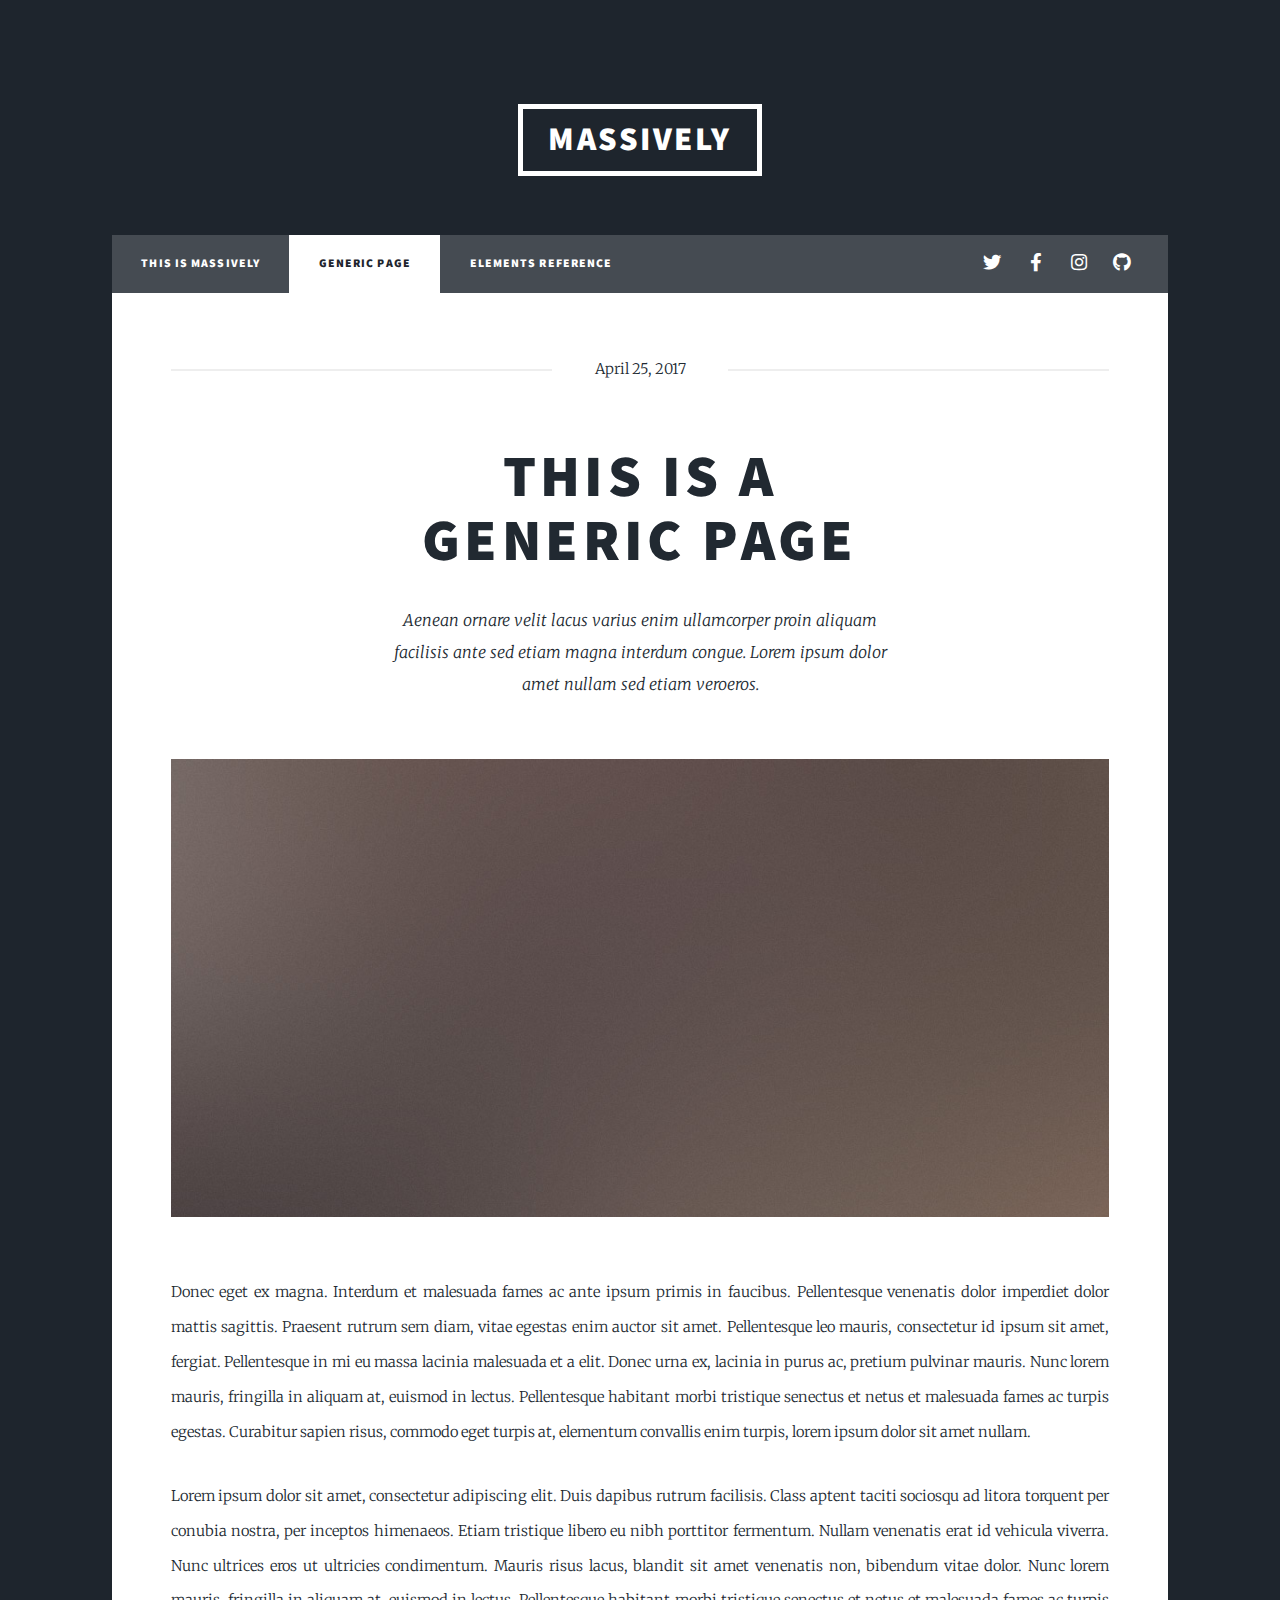
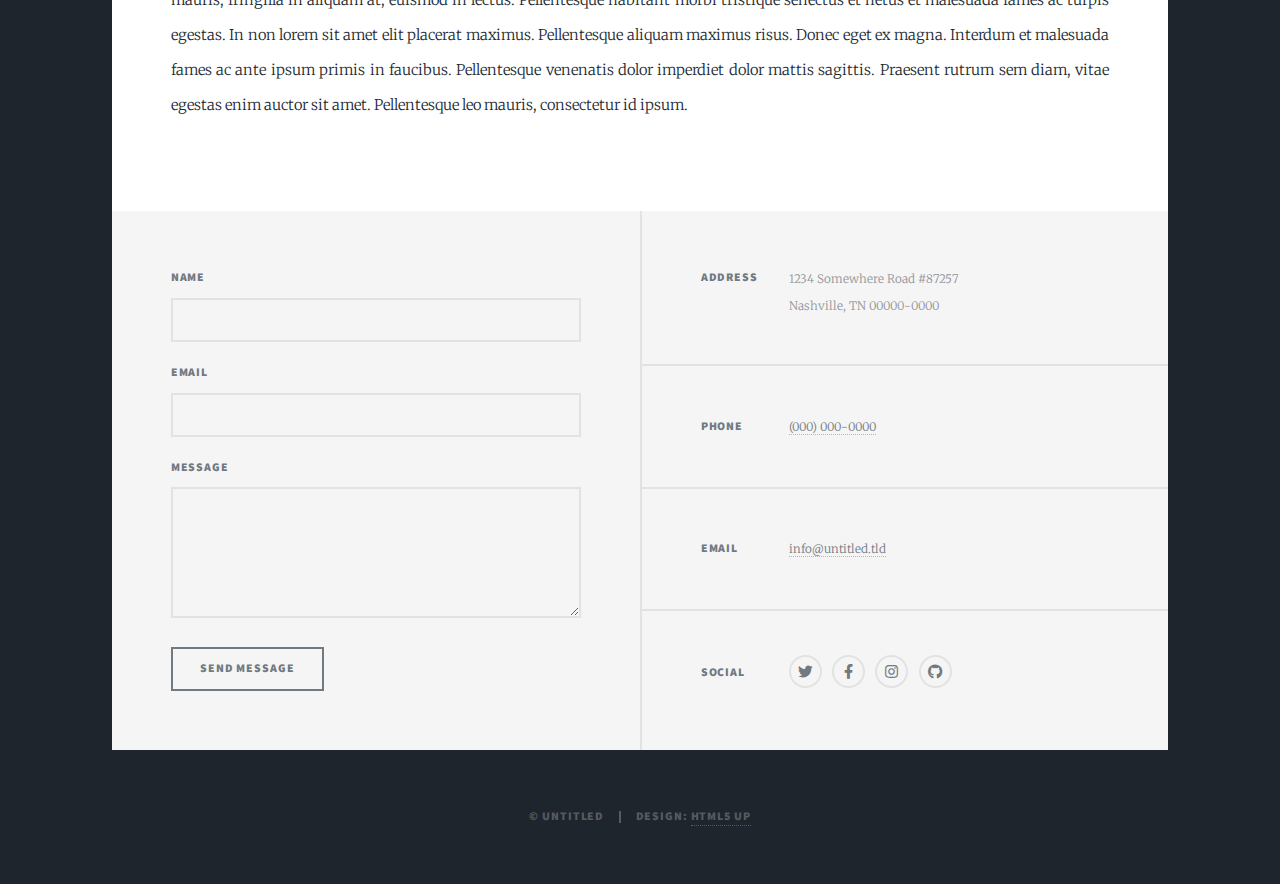
<file: generic.html>
<!DOCTYPE HTML>
<!--
	Massively by HTML5 UP
	html5up.net | @ajlkn
	Free for personal and commercial use under the CCA 3.0 license (html5up.net/license)
-->
<html>
	<head>
		<title>Generic Page - Massively by HTML5 UP</title>
		<meta charset="utf-8" />
		<meta name="viewport" content="width=device-width, initial-scale=1, user-scalable=no" />
		<link rel="stylesheet" href="assets/css/main.css" />
		<noscript><link rel="stylesheet" href="assets/css/noscript.css" /></noscript>
	</head>
	<body class="is-preload">

		<!-- Wrapper -->
			<div id="wrapper">

				<!-- Header -->
					<header id="header">
						<a href="index.html" class="logo">Massively</a>
					</header>

				<!-- Nav -->
					<nav id="nav">
						<ul class="links">
							<li><a href="index.html">This is Massively</a></li>
							<li class="active"><a href="generic.html">Generic Page</a></li>
							<li><a href="elements.html">Elements Reference</a></li>
						</ul>
						<ul class="icons">
							<li><a href="#" class="icon brands fa-twitter"><span class="label">Twitter</span></a></li>
							<li><a href="#" class="icon brands fa-facebook-f"><span class="label">Facebook</span></a></li>
							<li><a href="#" class="icon brands fa-instagram"><span class="label">Instagram</span></a></li>
							<li><a href="#" class="icon brands fa-github"><span class="label">GitHub</span></a></li>
						</ul>
					</nav>

				<!-- Main -->
					<div id="main">

						<!-- Post -->
							<section class="post">
								<header class="major">
									<span class="date">April 25, 2017</span>
									<h1>This is a<br />
									Generic Page</h1>
									<p>Aenean ornare velit lacus varius enim ullamcorper proin aliquam<br />
									facilisis ante sed etiam magna interdum congue. Lorem ipsum dolor<br />
									amet nullam sed etiam veroeros.</p>
								</header>
								<div class="image main"><img src="images/pic01.jpg" alt="" /></div>
								<p>Donec eget ex magna. Interdum et malesuada fames ac ante ipsum primis in faucibus. Pellentesque venenatis dolor imperdiet dolor mattis sagittis. Praesent rutrum sem diam, vitae egestas enim auctor sit amet. Pellentesque leo mauris, consectetur id ipsum sit amet, fergiat. Pellentesque in mi eu massa lacinia malesuada et a elit. Donec urna ex, lacinia in purus ac, pretium pulvinar mauris. Nunc lorem mauris, fringilla in aliquam at, euismod in lectus. Pellentesque habitant morbi tristique senectus et netus et malesuada fames ac turpis egestas. Curabitur sapien risus, commodo eget turpis at, elementum convallis enim turpis, lorem ipsum dolor sit amet nullam.</p>
								<p>Lorem ipsum dolor sit amet, consectetur adipiscing elit. Duis dapibus rutrum facilisis. Class aptent taciti sociosqu ad litora torquent per conubia nostra, per inceptos himenaeos. Etiam tristique libero eu nibh porttitor fermentum. Nullam venenatis erat id vehicula viverra. Nunc ultrices eros ut ultricies condimentum. Mauris risus lacus, blandit sit amet venenatis non, bibendum vitae dolor. Nunc lorem mauris, fringilla in aliquam at, euismod in lectus. Pellentesque habitant morbi tristique senectus et netus et malesuada fames ac turpis egestas. In non lorem sit amet elit placerat maximus. Pellentesque aliquam maximus risus. Donec eget ex magna. Interdum et malesuada fames ac ante ipsum primis in faucibus. Pellentesque venenatis dolor imperdiet dolor mattis sagittis. Praesent rutrum sem diam, vitae egestas enim auctor sit amet. Pellentesque leo mauris, consectetur id ipsum.</p>
							</section>

					</div>

				<!-- Footer -->
					<footer id="footer">
						<section>
							<form method="post" action="#">
								<div class="fields">
									<div class="field">
										<label for="name">Name</label>
										<input type="text" name="name" id="name" />
									</div>
									<div class="field">
										<label for="email">Email</label>
										<input type="text" name="email" id="email" />
									</div>
									<div class="field">
										<label for="message">Message</label>
										<textarea name="message" id="message" rows="3"></textarea>
									</div>
								</div>
								<ul class="actions">
									<li><input type="submit" value="Send Message" /></li>
								</ul>
							</form>
						</section>
						<section class="split contact">
							<section class="alt">
								<h3>Address</h3>
								<p>1234 Somewhere Road #87257<br />
								Nashville, TN 00000-0000</p>
							</section>
							<section>
								<h3>Phone</h3>
								<p><a href="#">(000) 000-0000</a></p>
							</section>
							<section>
								<h3>Email</h3>
								<p><a href="#">info@untitled.tld</a></p>
							</section>
							<section>
								<h3>Social</h3>
								<ul class="icons alt">
									<li><a href="#" class="icon brands alt fa-twitter"><span class="label">Twitter</span></a></li>
									<li><a href="#" class="icon brands alt fa-facebook-f"><span class="label">Facebook</span></a></li>
									<li><a href="#" class="icon brands alt fa-instagram"><span class="label">Instagram</span></a></li>
									<li><a href="#" class="icon brands alt fa-github"><span class="label">GitHub</span></a></li>
								</ul>
							</section>
						</section>
					</footer>

				<!-- Copyright -->
					<div id="copyright">
						<ul><li>&copy; Untitled</li><li>Design: <a href="https://html5up.net">HTML5 UP</a></li></ul>
					</div>

			</div>

		<!-- Scripts -->
			<script src="assets/js/jquery.min.js"></script>
			<script src="assets/js/jquery.scrollex.min.js"></script>
			<script src="assets/js/jquery.scrolly.min.js"></script>
			<script src="assets/js/browser.min.js"></script>
			<script src="assets/js/breakpoints.min.js"></script>
			<script src="assets/js/util.js"></script>
			<script src="assets/js/main.js"></script>

	</body>
</html>
</file>
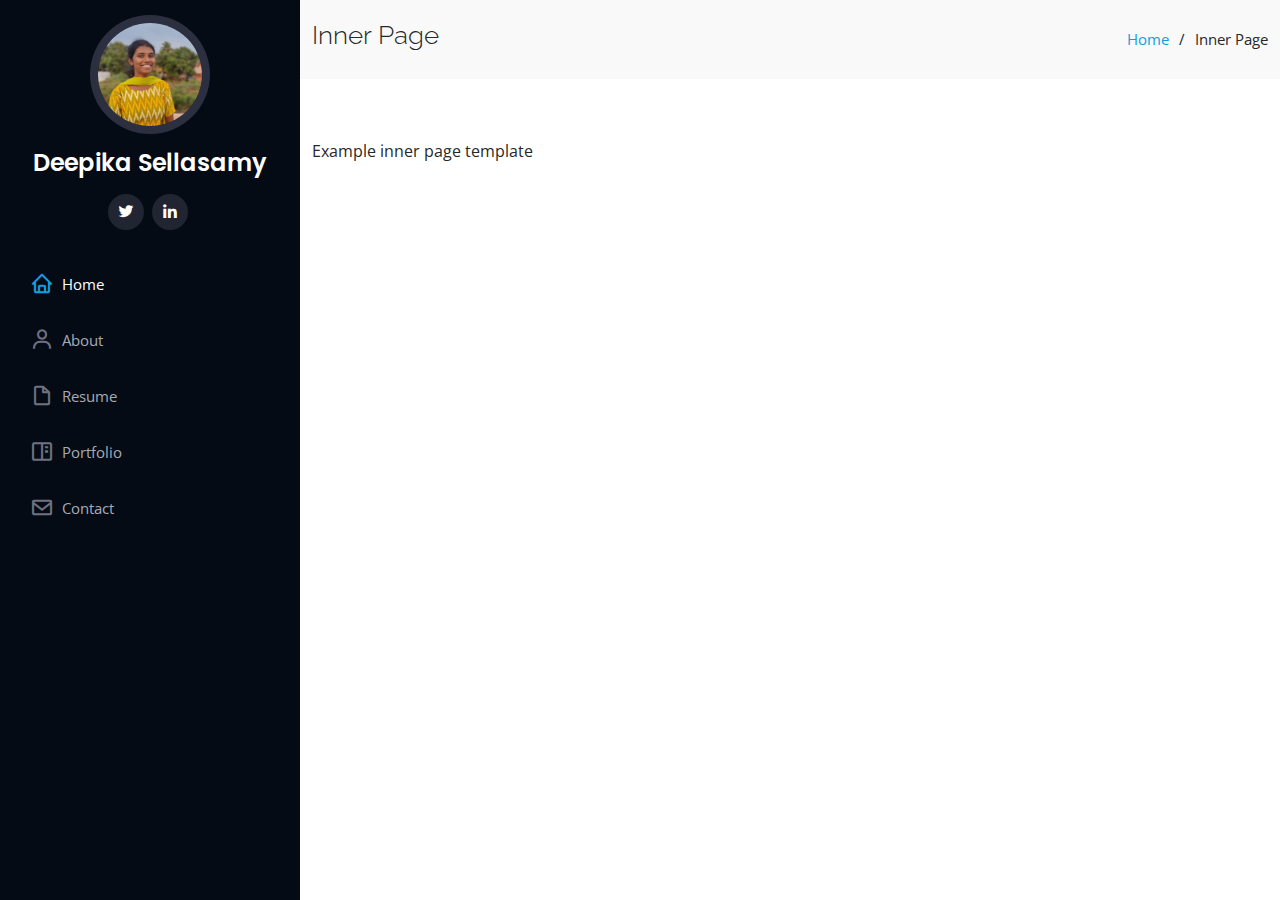
<file: inner-page.html>
<!DOCTYPE html>
<html lang="en">

<head>
  <meta charset="utf-8">
  <meta content="width=device-width, initial-scale=1.0" name="viewport">

  <title>DeepikaSellasamy Portfolio</title>
  <meta content="" name="description">
  <meta content="" name="keywords">

  <!-- Favicons -->
  <link href="assets/img/favicon.png" rel="icon">
  <link href="assets/img/apple-touch-icon.png" rel="apple-touch-icon">

  <!-- Google Fonts -->
  <link href="https://fonts.googleapis.com/css?family=Open+Sans:300,300i,400,400i,600,600i,700,700i|Raleway:300,300i,400,400i,500,500i,600,600i,700,700i|Poppins:300,300i,400,400i,500,500i,600,600i,700,700i" rel="stylesheet">

  <!-- Vendor CSS Files -->
  <link href="assets/vendor/aos/aos.css" rel="stylesheet">
  <link href="assets/vendor/bootstrap/css/bootstrap.min.css" rel="stylesheet">
  <link href="assets/vendor/bootstrap-icons/bootstrap-icons.css" rel="stylesheet">
  <link href="assets/vendor/boxicons/css/boxicons.min.css" rel="stylesheet">
  <link href="assets/vendor/glightbox/css/glightbox.min.css" rel="stylesheet">
  <link href="assets/vendor/swiper/swiper-bundle.min.css" rel="stylesheet">

  <!-- Template Main CSS File -->
  <link href="assets/css/style.css" rel="stylesheet">

  <!-- =======================================================
  * Template Name: iPortfolio
  * Updated: Mar 10 2023 with Bootstrap v5.2.3
  * Template URL: https://bootstrapmade.com/iportfolio-bootstrap-portfolio-websites-template/
  * Author: BootstrapMade.com
  * License: https://bootstrapmade.com/license/
  ======================================================== -->
</head>

<body>

  <!-- ======= Mobile nav toggle button ======= -->
  <i class="bi bi-list mobile-nav-toggle d-xl-none"></i>

  <!-- ======= Header ======= -->
  <header id="header">
    <div class="d-flex flex-column">

      <div class="profile">
        <img src="assets/img/profile1.jpg" alt="" class="img-fluid rounded-circle">
        <h1 class="text-light"><a href="index.html">Deepika Sellasamy</a></h1>
        <div class="social-links mt-3 text-center">
          <a href="https://github.com/DeepikaSellasamy" class="github"><i class="bx bxl-twitter"></i></a>
          
          <a href="linkedin.com/in/deepika-s-2a30b11bb/" class="linkedin"><i class="bx bxl-linkedin"></i></a>
        </div>
      </div>

      <nav id="navbar" class="nav-menu navbar">
        <ul>
          <li><a href="#hero" class="nav-link scrollto active"><i class="bx bx-home"></i> <span>Home</span></a></li>
          <li><a href="#about" class="nav-link scrollto"><i class="bx bx-user"></i> <span>About</span></a></li>
          <li><a href="#resume" class="nav-link scrollto"><i class="bx bx-file-blank"></i> <span>Resume</span></a></li>
          <li><a href="#portfolio" class="nav-link scrollto"><i class="bx bx-book-content"></i> <span>Portfolio</span></a></li>
          
          <li><a href="#contact" class="nav-link scrollto"><i class="bx bx-envelope"></i> <span>Contact</span></a></li>
        </ul>
      </nav><!-- .nav-menu -->
    </div>
  </header><!-- End Header -->

  <main id="main">

    <!-- ======= Breadcrumbs ======= -->
    <section class="breadcrumbs">
      <div class="container">

        <div class="d-flex justify-content-between align-items-center">
          <h2>Inner Page</h2>
          <ol>
            <li><a href="index.html">Home</a></li>
            <li>Inner Page</li>
          </ol>
        </div>

      </div>
    </section><!-- End Breadcrumbs -->

    <section class="inner-page">
      <div class="container">
        <p>
          Example inner page template
        </p>
      </div>
    </section>

  </main><!-- End #main -->

  

  <a href="#" class="back-to-top d-flex align-items-center justify-content-center"><i class="bi bi-arrow-up-short"></i></a>

  <!-- Vendor JS Files -->
  <script src="assets/vendor/purecounter/purecounter_vanilla.js"></script>
  <script src="assets/vendor/aos/aos.js"></script>
  <script src="assets/vendor/bootstrap/js/bootstrap.bundle.min.js"></script>
  <script src="assets/vendor/glightbox/js/glightbox.min.js"></script>
  <script src="assets/vendor/isotope-layout/isotope.pkgd.min.js"></script>
  <script src="assets/vendor/swiper/swiper-bundle.min.js"></script>
  <script src="assets/vendor/typed.js/typed.min.js"></script>
  <script src="assets/vendor/waypoints/noframework.waypoints.js"></script>
  <script src="assets/vendor/php-email-form/validate.js"></script>

  <!-- Template Main JS File -->
  <script src="assets/js/main.js"></script>

</body>

</html>
</file>
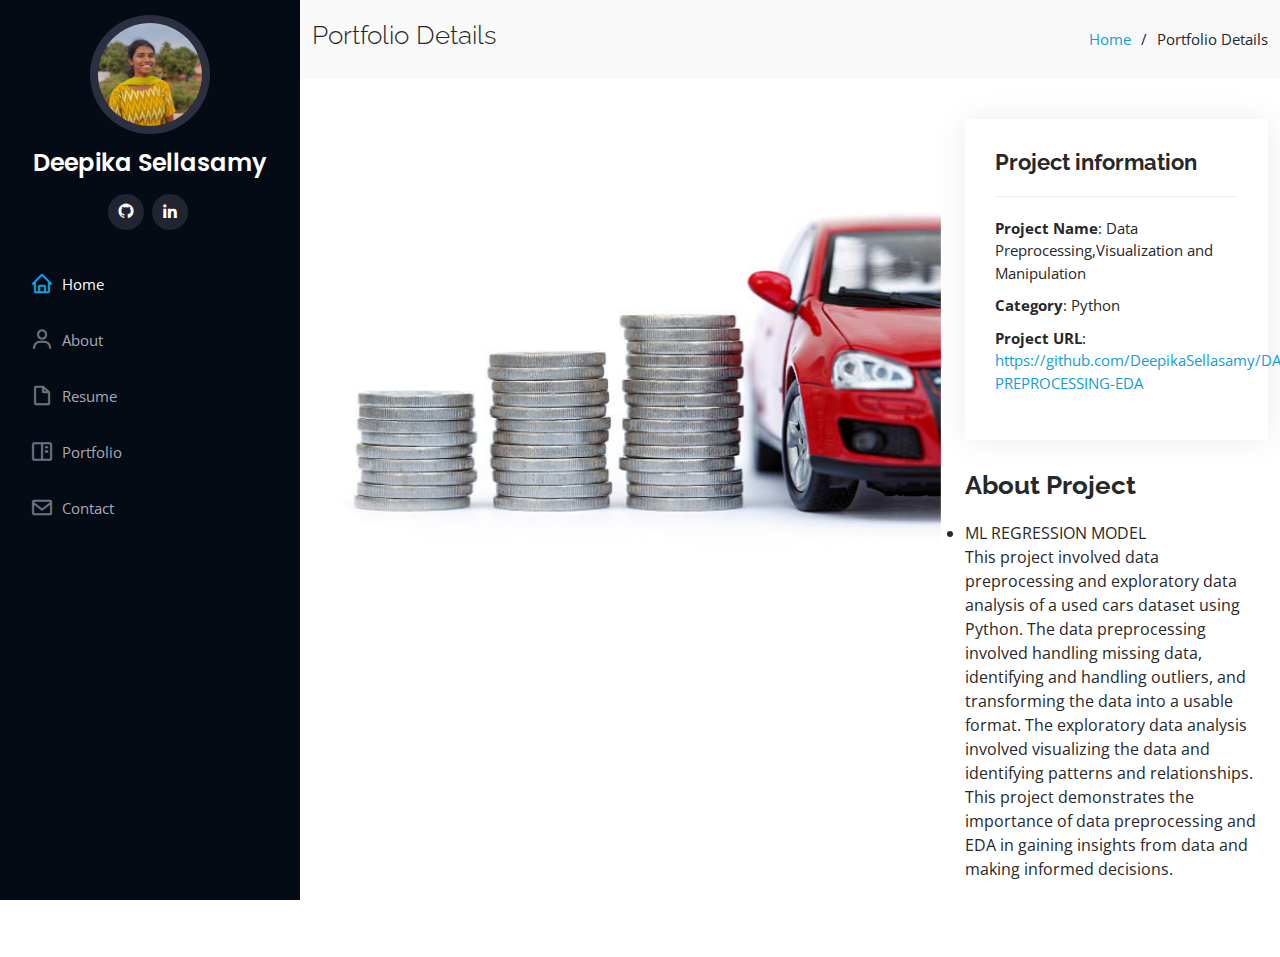
<file: portfolio-details.html>
<!DOCTYPE html>
<html lang="en">

<head>
  <meta charset="utf-8">
  <meta content="width=device-width, initial-scale=1.0" name="viewport">

  <title>DeepikaSellasamy Portfolio </title>
  <meta content="" name="description">
  <meta content="" name="keywords">

  <!-- Favicons -->
  <link href="assets/img/favicon.png" rel="icon">
  <link href="assets/img/apple-touch-icon.png" rel="apple-touch-icon">

  <!-- Google Fonts -->
  <link href="https://fonts.googleapis.com/css?family=Open+Sans:300,300i,400,400i,600,600i,700,700i|Raleway:300,300i,400,400i,500,500i,600,600i,700,700i|Poppins:300,300i,400,400i,500,500i,600,600i,700,700i" rel="stylesheet">

  <!-- Vendor CSS Files -->
  <link href="assets/vendor/aos/aos.css" rel="stylesheet">
  <link href="assets/vendor/bootstrap/css/bootstrap.min.css" rel="stylesheet">
  <link href="assets/vendor/bootstrap-icons/bootstrap-icons.css" rel="stylesheet">
  <link href="assets/vendor/boxicons/css/boxicons.min.css" rel="stylesheet">
  <link href="assets/vendor/glightbox/css/glightbox.min.css" rel="stylesheet">
  <link href="assets/vendor/swiper/swiper-bundle.min.css" rel="stylesheet">

  <!-- Template Main CSS File -->
  <link href="assets/css/style.css" rel="stylesheet">

  <!-- =======================================================
  * Template Name: iPortfolio
  * Updated: Mar 10 2023 with Bootstrap v5.2.3
  * Template URL: https://bootstrapmade.com/iportfolio-bootstrap-portfolio-websites-template/
  * Author: BootstrapMade.com
  * License: https://bootstrapmade.com/license/
  ======================================================== -->
</head>

<body>

  <!-- ======= Mobile nav toggle button ======= -->
  <i class="bi bi-list mobile-nav-toggle d-xl-none"></i>

  <!-- ======= Header ======= -->
  <header id="header">
    <div class="d-flex flex-column">

      <div class="profile">
        <img src="assets/img/profile1.jpg" alt="" class="img-fluid rounded-circle">
        <h1 class="text-light"><a href="index.html">Deepika Sellasamy</a></h1>
        <div class="social-links mt-3 text-center">
          <a href="https://github.com/DeepikaSellasamy" class="github"><i class="bx bxl-github"></i></a>
        
          <a href="https://www.linkedin.com/in/deepika-s-2a30b11bb/" class="linkedin"><i class="bx bxl-linkedin"></i></a>
        </div>
      </div>

      <nav id="navbar" class="nav-menu navbar">
        <ul>
          <li><a href="#hero" class="nav-link scrollto active"><i class="bx bx-home"></i> <span>Home</span></a></li>
          <li><a href="#about" class="nav-link scrollto"><i class="bx bx-user"></i> <span>About</span></a></li>
          <li><a href="#resume" class="nav-link scrollto"><i class="bx bx-file-blank"></i> <span>Resume</span></a></li>
          <li><a href="#portfolio" class="nav-link scrollto"><i class="bx bx-book-content"></i> <span>Portfolio</span></a></li>
          
          <li><a href="#contact" class="nav-link scrollto"><i class="bx bx-envelope"></i> <span>Contact</span></a></li>
        </ul>
      </nav><!-- .nav-menu -->
    </div>
  </header><!-- End Header -->

  <main id="main">

    <!-- ======= Breadcrumbs ======= -->
    <section id="breadcrumbs" class="breadcrumbs">
      <div class="container">

        <div class="d-flex justify-content-between align-items-center">
          <h2>Portfolio Details</h2>
          <ol>
            <li><a href="index.html">Home</a></li>
            <li>Portfolio Details</li>
          </ol>
        </div>

      </div>
    </section><!-- End Breadcrumbs -->

    <!-- ======= Portfolio Details Section ======= -->
    <section id="Portfolio Details" class="portfolio-details">
      <div class="container">

        <div class="row gy-4">

          <div class="col-lg-8">
            <div class="portfolio-details-slider swiper">
              <div class="swiper-wrapper align-items-center">

                <div class="swiper-slide">
                  <img src="assets/img/car.jpg" alt="">
                </div>

                

              </div>
              <div class="swiper-pagination"></div>
            </div>
          </div>

          <div class="col-lg-4">
            <div class="portfolio-info">
              <h3>Project information</h3>
              <ul>
                <li><strong>Project Name</strong>: Data Preprocessing,Visualization and Manipulation</li>
                <li><strong>Category</strong>: Python</li>
                
                <li><strong>Project URL</strong>: <a href="https://github.com/DeepikaSellasamy/DATA-PREPROCESSING-EDA">https://github.com/DeepikaSellasamy/DATA-PREPROCESSING-EDA</a></li>
              </ul>
            </div>
            <div class="portfolio-description">
              <h2>About Project</h2>
              <li>ML REGRESSION MODEL</li>
              <p>
                This project involved data preprocessing and exploratory data analysis of a used cars dataset using Python. The data preprocessing involved handling missing data, identifying and handling outliers, and transforming the data into a usable format. The exploratory data analysis involved visualizing the data and identifying patterns and relationships. This project demonstrates the importance of data preprocessing and EDA in gaining insights from data and making informed decisions.
              </p>
            </div>
          </div>

        </div>

        
        </div>


      </div>
    </section><!-- End Portfolio Details Section -->

  </main><!-- End #main -->

  

  <a href="#" class="back-to-top d-flex align-items-center justify-content-center"><i class="bi bi-arrow-up-short"></i></a>

  <!-- Vendor JS Files -->
  <script src="assets/vendor/purecounter/purecounter_vanilla.js"></script>
  <script src="assets/vendor/aos/aos.js"></script>
  <script src="assets/vendor/bootstrap/js/bootstrap.bundle.min.js"></script>
  <script src="assets/vendor/glightbox/js/glightbox.min.js"></script>
  <script src="assets/vendor/isotope-layout/isotope.pkgd.min.js"></script>
  <script src="assets/vendor/swiper/swiper-bundle.min.js"></script>
  <script src="assets/vendor/typed.js/typed.min.js"></script>
  <script src="assets/vendor/waypoints/noframework.waypoints.js"></script>
  <script src="assets/vendor/php-email-form/validate.js"></script>

  <!-- Template Main JS File -->
  <script src="assets/js/main.js"></script>

</body>

</html>
</file>
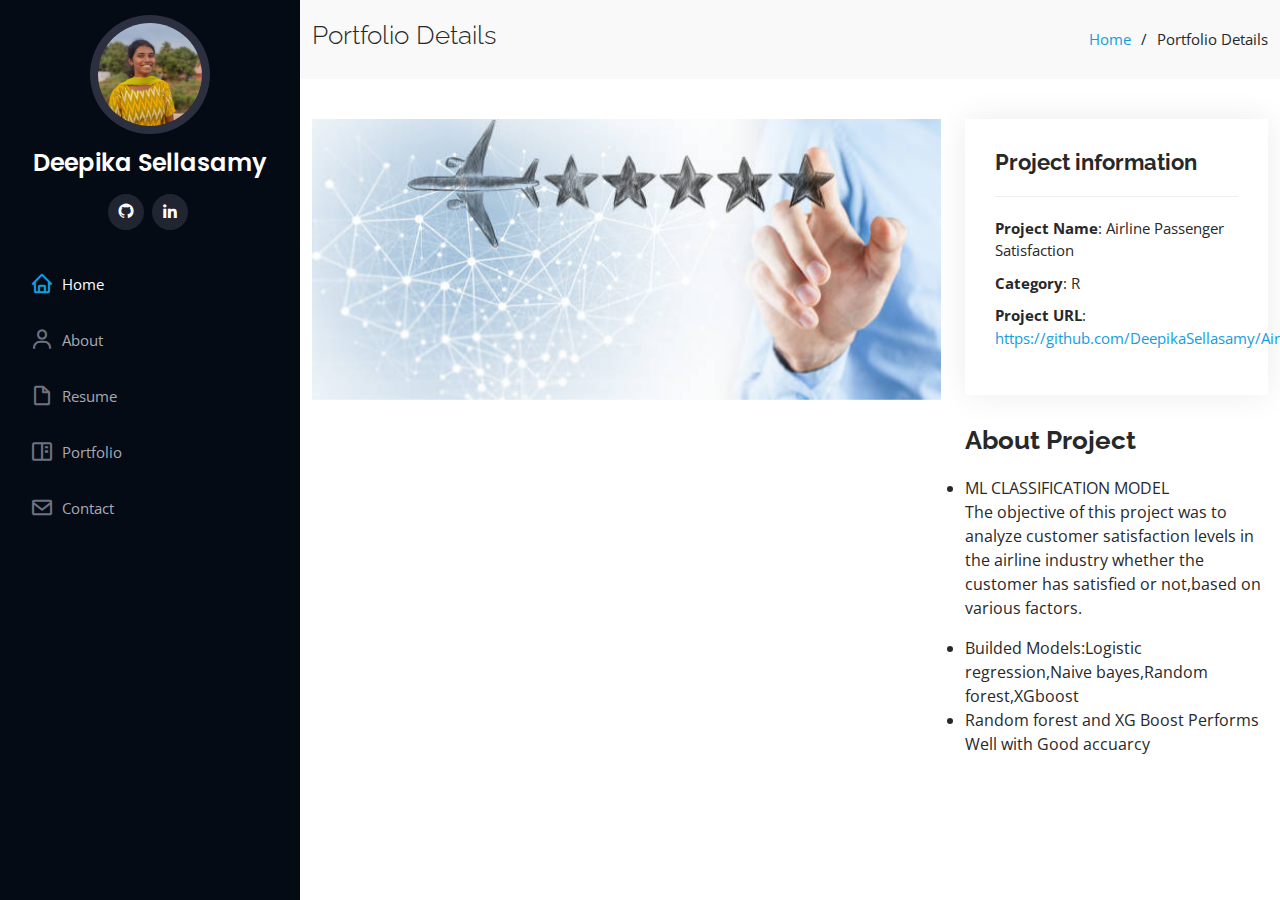
<file: portfolio-detailsairline.html>
<!DOCTYPE html>
<html lang="en">

<head>
  <meta charset="utf-8">
  <meta content="width=device-width, initial-scale=1.0" name="viewport">

  <title>DeepikaSellasamy Portfolio </title>
  <meta content="" name="description">
  <meta content="" name="keywords">

  <!-- Favicons -->
  <link href="assets/img/favicon.png" rel="icon">
  <link href="assets/img/apple-touch-icon.png" rel="apple-touch-icon">

  <!-- Google Fonts -->
  <link href="https://fonts.googleapis.com/css?family=Open+Sans:300,300i,400,400i,600,600i,700,700i|Raleway:300,300i,400,400i,500,500i,600,600i,700,700i|Poppins:300,300i,400,400i,500,500i,600,600i,700,700i" rel="stylesheet">

  <!-- Vendor CSS Files -->
  <link href="assets/vendor/aos/aos.css" rel="stylesheet">
  <link href="assets/vendor/bootstrap/css/bootstrap.min.css" rel="stylesheet">
  <link href="assets/vendor/bootstrap-icons/bootstrap-icons.css" rel="stylesheet">
  <link href="assets/vendor/boxicons/css/boxicons.min.css" rel="stylesheet">
  <link href="assets/vendor/glightbox/css/glightbox.min.css" rel="stylesheet">
  <link href="assets/vendor/swiper/swiper-bundle.min.css" rel="stylesheet">

  <!-- Template Main CSS File -->
  <link href="assets/css/style.css" rel="stylesheet">

  <!-- =======================================================
  * Template Name: iPortfolio
  * Updated: Mar 10 2023 with Bootstrap v5.2.3
  * Template URL: https://bootstrapmade.com/iportfolio-bootstrap-portfolio-websites-template/
  * Author: BootstrapMade.com
  * License: https://bootstrapmade.com/license/
  ======================================================== -->
</head>

<body>

  <!-- ======= Mobile nav toggle button ======= -->
  <i class="bi bi-list mobile-nav-toggle d-xl-none"></i>

  <!-- ======= Header ======= -->
  <header id="header">
    <div class="d-flex flex-column">

      <div class="profile">
        <img src="assets/img/profile1.jpg" alt="" class="img-fluid rounded-circle">
        <h1 class="text-light"><a href="index.html">Deepika Sellasamy</a></h1>
        <div class="social-links mt-3 text-center">
          <a href="https://github.com/DeepikaSellasamy" class="github"><i class="bx bxl-github"></i></a>
        
          <a href="https://www.linkedin.com/in/deepika-s-2a30b11bb/" class="linkedin"><i class="bx bxl-linkedin"></i></a>
        </div>
      </div>

      <nav id="navbar" class="nav-menu navbar">
        <ul>
          <li><a href="#hero" class="nav-link scrollto active"><i class="bx bx-home"></i> <span>Home</span></a></li>
          <li><a href="#about" class="nav-link scrollto"><i class="bx bx-user"></i> <span>About</span></a></li>
          <li><a href="#resume" class="nav-link scrollto"><i class="bx bx-file-blank"></i> <span>Resume</span></a></li>
          <li><a href="#portfolio" class="nav-link scrollto"><i class="bx bx-book-content"></i> <span>Portfolio</span></a></li>
          
          <li><a href="#contact" class="nav-link scrollto"><i class="bx bx-envelope"></i> <span>Contact</span></a></li>
        </ul>
      </nav><!-- .nav-menu -->
    </div>
  </header><!-- End Header -->

  <main id="main">

    <!-- ======= Breadcrumbs ======= -->
    <section id="breadcrumbs" class="breadcrumbs">
      <div class="container">

        <div class="d-flex justify-content-between align-items-center">
          <h2>Portfolio Details</h2>
          <ol>
            <li><a href="index.html">Home</a></li>
            <li>Portfolio Details</li>
          </ol>
        </div>

      </div>
    </section><!-- End Breadcrumbs -->

    <!-- ======= Portfolio Details Section ======= -->
    <section id="Portfolio Details" class="portfolio-details">
      <div class="container">

        <div class="row gy-4">

          <div class="col-lg-8">
            <div class="portfolio-details-slider swiper">
              <div class="swiper-wrapper align-items-center">

                <div class="swiper-slide">
                  <img src="assets/img/airlineee.jpg" alt="">
                </div>

                

              </div>
              <div class="swiper-pagination"></div>
            </div>
          </div>

          <div class="col-lg-4">
            <div class="portfolio-info">
              <h3>Project information</h3>
              <ul>
                <li><strong>Project Name</strong>: Airline Passenger Satisfaction</li>
                <li><strong>Category</strong>: R</li>
                
                <li><strong>Project URL</strong>: <a href="https://github.com/DeepikaSellasamy/Airline_Passenger_Satisfaction">https://github.com/DeepikaSellasamy/Airline_Passenger_Satisfaction</a></li>
              </ul>
            </div>
            <div class="portfolio-description">
              <h2>About Project</h2>
              <li>ML CLASSIFICATION MODEL</li>
              <p>
                The objective of this project was to analyze customer satisfaction levels in the airline industry whether the customer has satisfied or not,based on various factors.
              
                  </p>
                  <li>Builded Models:Logistic regression,Naive bayes,Random forest,XGboost</li>
                  <li>Random forest and XG Boost Performs Well with Good accuarcy</li>
            </div>
          </div>

        </div>

        
        </div>


      </div>
    </section><!-- End Portfolio Details Section -->

  </main><!-- End #main -->

  

  <a href="#" class="back-to-top d-flex align-items-center justify-content-center"><i class="bi bi-arrow-up-short"></i></a>

  <!-- Vendor JS Files -->
  <script src="assets/vendor/purecounter/purecounter_vanilla.js"></script>
  <script src="assets/vendor/aos/aos.js"></script>
  <script src="assets/vendor/bootstrap/js/bootstrap.bundle.min.js"></script>
  <script src="assets/vendor/glightbox/js/glightbox.min.js"></script>
  <script src="assets/vendor/isotope-layout/isotope.pkgd.min.js"></script>
  <script src="assets/vendor/swiper/swiper-bundle.min.js"></script>
  <script src="assets/vendor/typed.js/typed.min.js"></script>
  <script src="assets/vendor/waypoints/noframework.waypoints.js"></script>
  <script src="assets/vendor/php-email-form/validate.js"></script>

  <!-- Template Main JS File -->
  <script src="assets/js/main.js"></script>

</body>

</html>
</file>
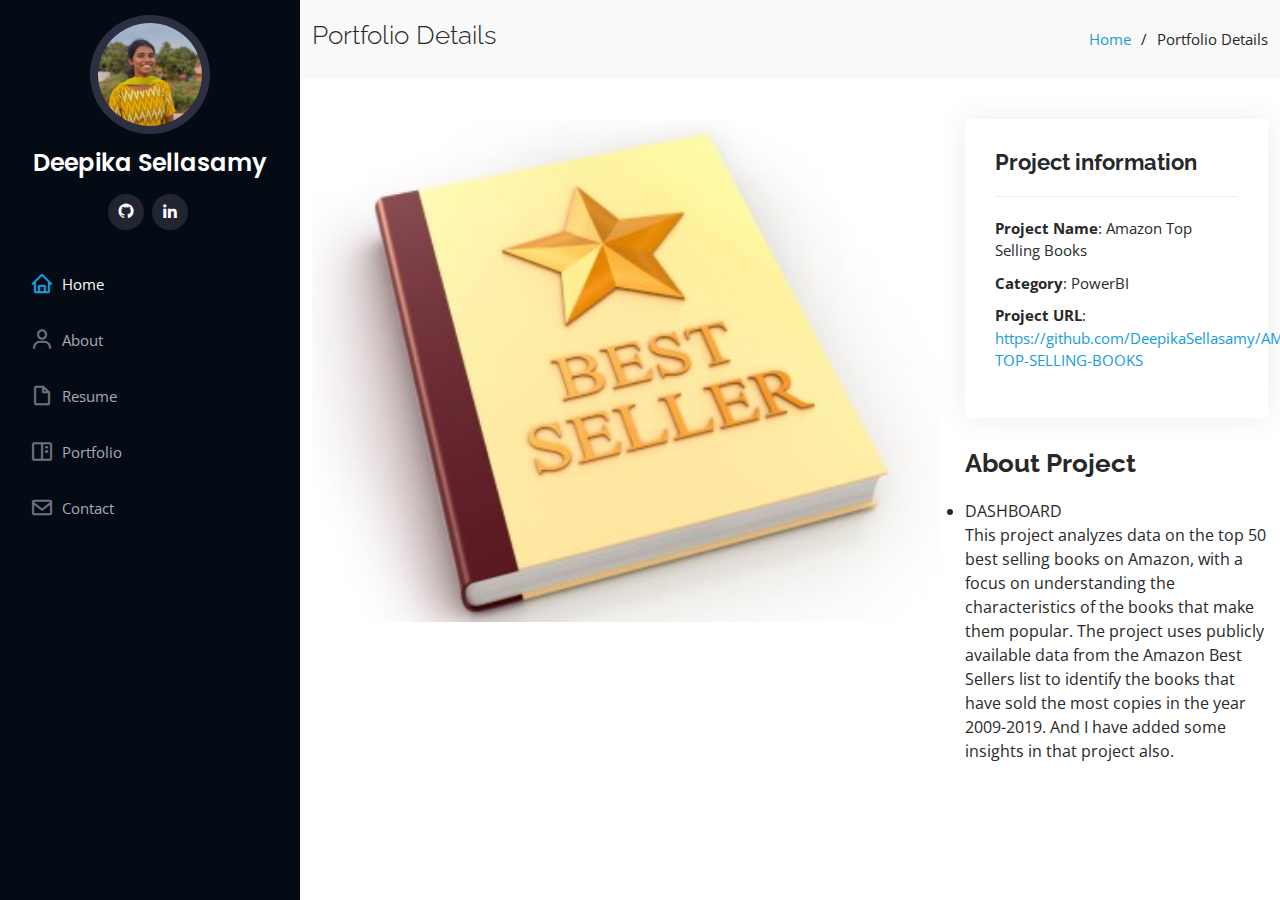
<file: portfolio-detailsamazon.html>
<!DOCTYPE html>
<html lang="en">

<head>
  <meta charset="utf-8">
  <meta content="width=device-width, initial-scale=1.0" name="viewport">

  <title>DeepikaSellasamy Portfolio </title>
  <meta content="" name="description">
  <meta content="" name="keywords">

  <!-- Favicons -->
  <link href="assets/img/favicon.png" rel="icon">
  <link href="assets/img/apple-touch-icon.png" rel="apple-touch-icon">

  <!-- Google Fonts -->
  <link href="https://fonts.googleapis.com/css?family=Open+Sans:300,300i,400,400i,600,600i,700,700i|Raleway:300,300i,400,400i,500,500i,600,600i,700,700i|Poppins:300,300i,400,400i,500,500i,600,600i,700,700i" rel="stylesheet">

  <!-- Vendor CSS Files -->
  <link href="assets/vendor/aos/aos.css" rel="stylesheet">
  <link href="assets/vendor/bootstrap/css/bootstrap.min.css" rel="stylesheet">
  <link href="assets/vendor/bootstrap-icons/bootstrap-icons.css" rel="stylesheet">
  <link href="assets/vendor/boxicons/css/boxicons.min.css" rel="stylesheet">
  <link href="assets/vendor/glightbox/css/glightbox.min.css" rel="stylesheet">
  <link href="assets/vendor/swiper/swiper-bundle.min.css" rel="stylesheet">

  <!-- Template Main CSS File -->
  <link href="assets/css/style.css" rel="stylesheet">

  <!-- =======================================================
  * Template Name: iPortfolio
  * Updated: Mar 10 2023 with Bootstrap v5.2.3
  * Template URL: https://bootstrapmade.com/iportfolio-bootstrap-portfolio-websites-template/
  * Author: BootstrapMade.com
  * License: https://bootstrapmade.com/license/
  ======================================================== -->
</head>

<body>

  <!-- ======= Mobile nav toggle button ======= -->
  <i class="bi bi-list mobile-nav-toggle d-xl-none"></i>

  <!-- ======= Header ======= -->
  <header id="header">
    <div class="d-flex flex-column">

      <div class="profile">
        <img src="assets/img/profile1.jpg" alt="" class="img-fluid rounded-circle">
        <h1 class="text-light"><a href="index.html">Deepika Sellasamy</a></h1>
        <div class="social-links mt-3 text-center">
          <a href="https://github.com/DeepikaSellasamy" class="github"><i class="bx bxl-github"></i></a>
        
          <a href="https://www.linkedin.com/in/deepika-s-2a30b11bb/" class="linkedin"><i class="bx bxl-linkedin"></i></a>
        </div>
      </div>

      <nav id="navbar" class="nav-menu navbar">
        <ul>
          <li><a href="#hero" class="nav-link scrollto active"><i class="bx bx-home"></i> <span>Home</span></a></li>
          <li><a href="#about" class="nav-link scrollto"><i class="bx bx-user"></i> <span>About</span></a></li>
          <li><a href="#resume" class="nav-link scrollto"><i class="bx bx-file-blank"></i> <span>Resume</span></a></li>
          <li><a href="#portfolio" class="nav-link scrollto"><i class="bx bx-book-content"></i> <span>Portfolio</span></a></li>
          
          <li><a href="#contact" class="nav-link scrollto"><i class="bx bx-envelope"></i> <span>Contact</span></a></li>
        </ul>
      </nav><!-- .nav-menu -->
    </div>
  </header><!-- End Header -->

  <main id="main">

    <!-- ======= Breadcrumbs ======= -->
    <section id="breadcrumbs" class="breadcrumbs">
      <div class="container">

        <div class="d-flex justify-content-between align-items-center">
          <h2>Portfolio Details</h2>
          <ol>
            <li><a href="index.html">Home</a></li>
            <li>Portfolio Details</li>
          </ol>
        </div>

      </div>
    </section><!-- End Breadcrumbs -->

    <!-- ======= Portfolio Details Section ======= -->
    <section id="Portfolio Details" class="portfolio-details">
      <div class="container">

        <div class="row gy-4">

          <div class="col-lg-8">
            <div class="portfolio-details-slider swiper">
              <div class="swiper-wrapper align-items-center">

                <div class="swiper-slide">
                  <img src="assets/img/amazon.jpg" alt="">
                </div>

                

              </div>
              <div class="swiper-pagination"></div>
            </div>
          </div>

          <div class="col-lg-4">
            <div class="portfolio-info">
              <h3>Project information</h3>
              <ul>
                <li><strong>Project Name</strong>: Amazon Top Selling Books </li>
                <li><strong>Category</strong>: PowerBI</li>
                
                <li><strong>Project URL</strong>: <a href="https://github.com/DeepikaSellasamy/AMAZON-TOP-SELLING-BOOKS">https://github.com/DeepikaSellasamy/AMAZON-TOP-SELLING-BOOKS</a></li>
              </ul>
            </div>
            <div class="portfolio-description">
              <h2>About Project</h2>
              <li>DASHBOARD</li>
              <p>
                This project analyzes data on the top 50 best selling books on Amazon, with a focus on understanding the characteristics of the books that make them popular. The project uses publicly available data from the Amazon Best Sellers list to identify the books that have sold the most copies in the year 2009-2019.
                    And I have added some insights in that project also.
              </p>
            </div>
          </div>

        </div>

        
        </div>


      </div>
    </section><!-- End Portfolio Details Section -->

  </main><!-- End #main -->

  

  <a href="#" class="back-to-top d-flex align-items-center justify-content-center"><i class="bi bi-arrow-up-short"></i></a>

  <!-- Vendor JS Files -->
  <script src="assets/vendor/purecounter/purecounter_vanilla.js"></script>
  <script src="assets/vendor/aos/aos.js"></script>
  <script src="assets/vendor/bootstrap/js/bootstrap.bundle.min.js"></script>
  <script src="assets/vendor/glightbox/js/glightbox.min.js"></script>
  <script src="assets/vendor/isotope-layout/isotope.pkgd.min.js"></script>
  <script src="assets/vendor/swiper/swiper-bundle.min.js"></script>
  <script src="assets/vendor/typed.js/typed.min.js"></script>
  <script src="assets/vendor/waypoints/noframework.waypoints.js"></script>
  <script src="assets/vendor/php-email-form/validate.js"></script>

  <!-- Template Main JS File -->
  <script src="assets/js/main.js"></script>

</body>

</html>
</file>
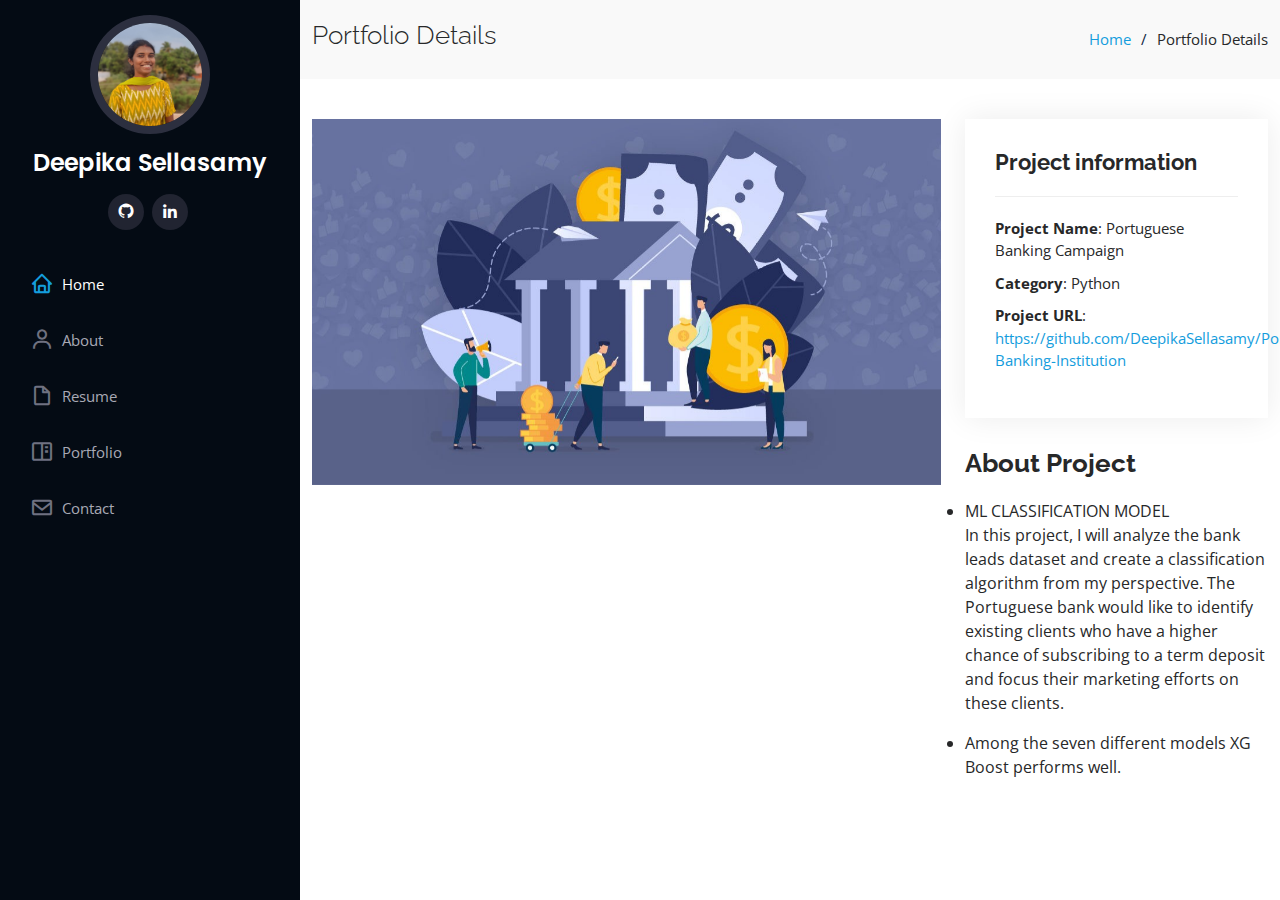
<file: portfolio-detailsbank.html>
<!DOCTYPE html>
<html lang="en">

<head>
  <meta charset="utf-8">
  <meta content="width=device-width, initial-scale=1.0" name="viewport">

  <title>DeepikaSellasamy Portfolio </title>
  <meta content="" name="description">
  <meta content="" name="keywords">

  <!-- Favicons -->
  <link href="assets/img/favicon.png" rel="icon">
  <link href="assets/img/apple-touch-icon.png" rel="apple-touch-icon">

  <!-- Google Fonts -->
  <link href="https://fonts.googleapis.com/css?family=Open+Sans:300,300i,400,400i,600,600i,700,700i|Raleway:300,300i,400,400i,500,500i,600,600i,700,700i|Poppins:300,300i,400,400i,500,500i,600,600i,700,700i" rel="stylesheet">

  <!-- Vendor CSS Files -->
  <link href="assets/vendor/aos/aos.css" rel="stylesheet">
  <link href="assets/vendor/bootstrap/css/bootstrap.min.css" rel="stylesheet">
  <link href="assets/vendor/bootstrap-icons/bootstrap-icons.css" rel="stylesheet">
  <link href="assets/vendor/boxicons/css/boxicons.min.css" rel="stylesheet">
  <link href="assets/vendor/glightbox/css/glightbox.min.css" rel="stylesheet">
  <link href="assets/vendor/swiper/swiper-bundle.min.css" rel="stylesheet">

  <!-- Template Main CSS File -->
  <link href="assets/css/style.css" rel="stylesheet">

  <!-- =======================================================
  * Template Name: iPortfolio
  * Updated: Mar 10 2023 with Bootstrap v5.2.3
  * Template URL: https://bootstrapmade.com/iportfolio-bootstrap-portfolio-websites-template/
  * Author: BootstrapMade.com
  * License: https://bootstrapmade.com/license/
  ======================================================== -->
</head>

<body>

  <!-- ======= Mobile nav toggle button ======= -->
  <i class="bi bi-list mobile-nav-toggle d-xl-none"></i>

  <!-- ======= Header ======= -->
  <header id="header">
    <div class="d-flex flex-column">

      <div class="profile">
        <img src="assets/img/profile1.jpg" alt="" class="img-fluid rounded-circle">
        <h1 class="text-light"><a href="index.html">Deepika Sellasamy</a></h1>
        <div class="social-links mt-3 text-center">
          <a href="https://github.com/DeepikaSellasamy" class="github"><i class="bx bxl-github"></i></a>
        
          <a href="https://www.linkedin.com/in/deepika-s-2a30b11bb/" class="linkedin"><i class="bx bxl-linkedin"></i></a>
        </div>
      </div>

      <nav id="navbar" class="nav-menu navbar">
        <ul>
          <li><a href="#hero" class="nav-link scrollto active"><i class="bx bx-home"></i> <span>Home</span></a></li>
          <li><a href="#about" class="nav-link scrollto"><i class="bx bx-user"></i> <span>About</span></a></li>
          <li><a href="#resume" class="nav-link scrollto"><i class="bx bx-file-blank"></i> <span>Resume</span></a></li>
          <li><a href="#portfolio" class="nav-link scrollto"><i class="bx bx-book-content"></i> <span>Portfolio</span></a></li>
          
          <li><a href="#contact" class="nav-link scrollto"><i class="bx bx-envelope"></i> <span>Contact</span></a></li>
        </ul>
      </nav><!-- .nav-menu -->
    </div>
  </header><!-- End Header -->

  <main id="main">

    <!-- ======= Breadcrumbs ======= -->
    <section id="breadcrumbs" class="breadcrumbs">
      <div class="container">

        <div class="d-flex justify-content-between align-items-center">
          <h2>Portfolio Details</h2>
          <ol>
            <li><a href="index.html">Home</a></li>
            <li>Portfolio Details</li>
          </ol>
        </div>

      </div>
    </section><!-- End Breadcrumbs -->

    <!-- ======= Portfolio Details Section ======= -->
    <section id="Portfolio Details" class="portfolio-details">
      <div class="container">

        <div class="row gy-4">

          <div class="col-lg-8">
            <div class="portfolio-details-slider swiper">
              <div class="swiper-wrapper align-items-center">

                <div class="swiper-slide">
                  <img src="assets/img/bankk.jpeg" alt="">
                </div>

                

              </div>
              <div class="swiper-pagination"></div>
            </div>
          </div>

          <div class="col-lg-4">
            <div class="portfolio-info">
              <h3>Project information</h3>
              <ul>
                <li><strong>Project Name</strong>: Portuguese Banking Campaign</li>
                <li><strong>Category</strong>: Python</li>
                
                <li><strong>Project URL</strong>: <a href="https://github.com/DeepikaSellasamy/Portuguese-Banking-Institution">https://github.com/DeepikaSellasamy/Portuguese-Banking-Institution</a></li>
              </ul>
            </div>
            <div class="portfolio-description">
              <h2>About Project</h2>
              <li>ML CLASSIFICATION MODEL</li>
              <p>
                In this project, I will analyze the bank leads dataset and create a classification algorithm from my perspective.
                The Portuguese bank would like to identify existing clients who have a higher chance of subscribing to a term deposit and focus their marketing efforts on these clients.
                <li>Among the seven different models XG Boost performs well.</li>
              </p>
            </div>
          </div>

        </div>

        
        </div>


      </div>
    </section><!-- End Portfolio Details Section -->

  </main><!-- End #main -->

  

  <a href="#" class="back-to-top d-flex align-items-center justify-content-center"><i class="bi bi-arrow-up-short"></i></a>

  <!-- Vendor JS Files -->
  <script src="assets/vendor/purecounter/purecounter_vanilla.js"></script>
  <script src="assets/vendor/aos/aos.js"></script>
  <script src="assets/vendor/bootstrap/js/bootstrap.bundle.min.js"></script>
  <script src="assets/vendor/glightbox/js/glightbox.min.js"></script>
  <script src="assets/vendor/isotope-layout/isotope.pkgd.min.js"></script>
  <script src="assets/vendor/swiper/swiper-bundle.min.js"></script>
  <script src="assets/vendor/typed.js/typed.min.js"></script>
  <script src="assets/vendor/waypoints/noframework.waypoints.js"></script>
  <script src="assets/vendor/php-email-form/validate.js"></script>

  <!-- Template Main JS File -->
  <script src="assets/js/main.js"></script>

</body>

</html>
</file>
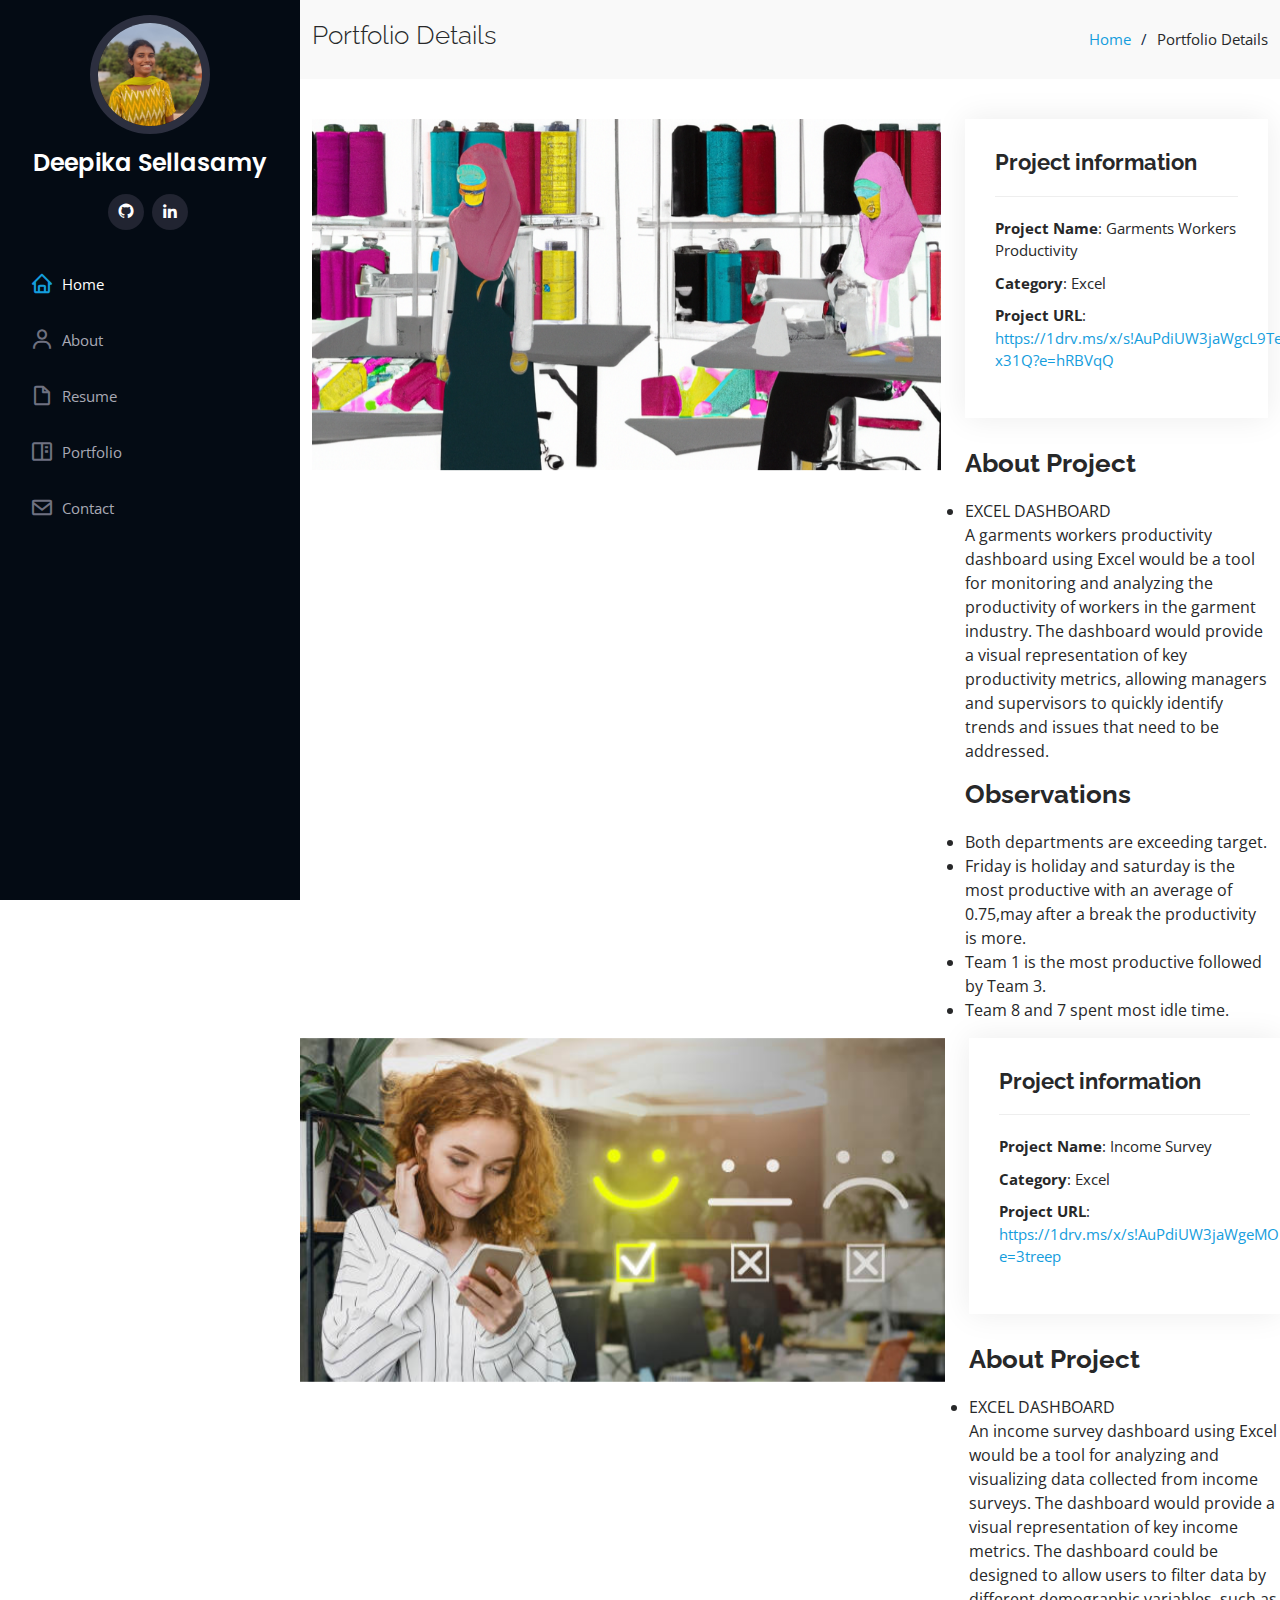
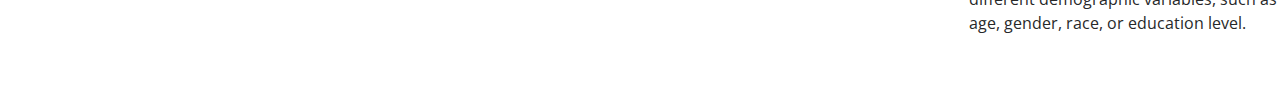
<file: portfolio-detailsexcel.html>
<!DOCTYPE html>
<html lang="en">

<head>
  <meta charset="utf-8">
  <meta content="width=device-width, initial-scale=1.0" name="viewport">

  <title>DeepikaSellasamy Portfolio </title>
  <meta content="" name="description">
  <meta content="" name="keywords">

  <!-- Favicons -->
  <link href="assets/img/favicon.png" rel="icon">
  <link href="assets/img/apple-touch-icon.png" rel="apple-touch-icon">

  <!-- Google Fonts -->
  <link href="https://fonts.googleapis.com/css?family=Open+Sans:300,300i,400,400i,600,600i,700,700i|Raleway:300,300i,400,400i,500,500i,600,600i,700,700i|Poppins:300,300i,400,400i,500,500i,600,600i,700,700i" rel="stylesheet">

  <!-- Vendor CSS Files -->
  <link href="assets/vendor/aos/aos.css" rel="stylesheet">
  <link href="assets/vendor/bootstrap/css/bootstrap.min.css" rel="stylesheet">
  <link href="assets/vendor/bootstrap-icons/bootstrap-icons.css" rel="stylesheet">
  <link href="assets/vendor/boxicons/css/boxicons.min.css" rel="stylesheet">
  <link href="assets/vendor/glightbox/css/glightbox.min.css" rel="stylesheet">
  <link href="assets/vendor/swiper/swiper-bundle.min.css" rel="stylesheet">

  <!-- Template Main CSS File -->
  <link href="assets/css/style.css" rel="stylesheet">

  <!-- =======================================================
  * Template Name: iPortfolio
  * Updated: Mar 10 2023 with Bootstrap v5.2.3
  * Template URL: https://bootstrapmade.com/iportfolio-bootstrap-portfolio-websites-template/
  * Author: BootstrapMade.com
  * License: https://bootstrapmade.com/license/
  ======================================================== -->
</head>

<body>

  <!-- ======= Mobile nav toggle button ======= -->
  <i class="bi bi-list mobile-nav-toggle d-xl-none"></i>

  <!-- ======= Header ======= -->
  <header id="header">
    <div class="d-flex flex-column">

      <div class="profile">
        <img src="assets/img/profile1.jpg" alt="" class="img-fluid rounded-circle">
        <h1 class="text-light"><a href="index.html">Deepika Sellasamy</a></h1>
        <div class="social-links mt-3 text-center">
          <a href="https://github.com/DeepikaSellasamy" class="github"><i class="bx bxl-github"></i></a>
        
          <a href="https://www.linkedin.com/in/deepika-s-2a30b11bb/" class="linkedin"><i class="bx bxl-linkedin"></i></a>
        </div>
      </div>

      <nav id="navbar" class="nav-menu navbar">
        <ul>
          <li><a href="#hero" class="nav-link scrollto active"><i class="bx bx-home"></i> <span>Home</span></a></li>
          <li><a href="#about" class="nav-link scrollto"><i class="bx bx-user"></i> <span>About</span></a></li>
          <li><a href="#resume" class="nav-link scrollto"><i class="bx bx-file-blank"></i> <span>Resume</span></a></li>
          <li><a href="#portfolio" class="nav-link scrollto"><i class="bx bx-book-content"></i> <span>Portfolio</span></a></li>
          
          <li><a href="#contact" class="nav-link scrollto"><i class="bx bx-envelope"></i> <span>Contact</span></a></li>
        </ul>
      </nav><!-- .nav-menu -->
    </div>
  </header><!-- End Header -->

  <main id="main">

    <!-- ======= Breadcrumbs ======= -->
    <section id="breadcrumbs" class="breadcrumbs">
      <div class="container">

        <div class="d-flex justify-content-between align-items-center">
          <h2>Portfolio Details</h2>
          <ol>
            <li><a href="index.html">Home</a></li>
            <li>Portfolio Details</li>
          </ol>
        </div>

      </div>
    </section><!-- End Breadcrumbs -->

    <!-- ======= Portfolio Details Section ======= -->
    <section id="Portfolio Details" class="portfolio-details">
      <div class="container">

        <div class="row gy-4">

          <div class="col-lg-8">
            <div class="portfolio-details-slider swiper">
              <div class="swiper-wrapper align-items-center">

                <div class="swiper-slide">
                  <img src="assets/img/DALL·E 2023-03-07 19.46.00 - images for garment workers productivity.png" alt="">
                </div>

                

              </div>
              <div class="swiper-pagination"></div>
            </div>
          </div>

          <div class="col-lg-4">
            <div class="portfolio-info">
              <h3>Project information</h3>
              <ul>
                <li><strong>Project Name</strong>: Garments Workers Productivity</li>
                <li><strong>Category</strong>: Excel</li>
                
                <li><strong>Project URL</strong>: <a href="https://1drv.ms/x/s!AuPdiUW3jaWgcL9TeavZg1-x31Q?e=hRBVqQ">https://1drv.ms/x/s!AuPdiUW3jaWgcL9TeavZg1-x31Q?e=hRBVqQ</a></li>
              </ul>
            </div>
            <div class="portfolio-description">
              <h2>About Project</h2>
              <li>EXCEL DASHBOARD</li>
              <p>
                A garments workers productivity dashboard using Excel would be a tool for monitoring and analyzing the productivity of workers in the garment industry. The dashboard would provide a visual representation of key productivity metrics, allowing managers and supervisors to quickly identify trends and issues that need to be addressed.
                <h2>Observations</h2>
                <li>Both departments are exceeding target.</li>
                <li>Friday is holiday and saturday is the most productive with an average of 0.75,may after a break the productivity is more.</li>
                <li>Team 1 is the most productive followed by Team 3.</li>
                <li>Team 8 and 7 spent most idle time.</li>
              </p>
            </div>
          </div>

        </div>

        
        </div>

        <div class="row gy-4">

            <div class="col-lg-8">
              <div class="portfolio-details-slider swiper">
                <div class="swiper-wrapper align-items-center">
  
                  <div class="swiper-slide">
                    <img src="assets/img/income.jpg" alt="">
                  </div>
  
                  
  
                </div>
                <div class="swiper-pagination"></div>
              </div>
            </div>
  
            <div class="col-lg-4">
              <div class="portfolio-info">
                <h3>Project information</h3>
                <ul>
                  <li><strong>Project Name</strong>: Income Survey</li>
                  <li><strong>Category</strong>: Excel</li>
                  
                  <li><strong>Project URL</strong>: <a href="https://1drv.ms/x/s!AuPdiUW3jaWgeMOH7pG9Kg1mLQc?e=3treep">https://1drv.ms/x/s!AuPdiUW3jaWgeMOH7pG9Kg1mLQc?e=3treep</a></li>
                </ul>
              </div>
              <div class="portfolio-description">
                <h2>About Project</h2>
                <li>EXCEL DASHBOARD</li>
                <p>
                    An income survey dashboard using Excel would be a tool for analyzing and visualizing data collected from income surveys. The dashboard would provide a visual representation of key income metrics.
                    The dashboard could be designed to allow users to filter data by different demographic variables, such as age, gender, race, or education level.
                </p>
              </div>
            </div>
  
          </div>
  
          
          </div>
  
  
  


      </div>
    </section><!-- End Portfolio Details Section -->

  </main><!-- End #main -->

  

  <a href="#" class="back-to-top d-flex align-items-center justify-content-center"><i class="bi bi-arrow-up-short"></i></a>

  <!-- Vendor JS Files -->
  <script src="assets/vendor/purecounter/purecounter_vanilla.js"></script>
  <script src="assets/vendor/aos/aos.js"></script>
  <script src="assets/vendor/bootstrap/js/bootstrap.bundle.min.js"></script>
  <script src="assets/vendor/glightbox/js/glightbox.min.js"></script>
  <script src="assets/vendor/isotope-layout/isotope.pkgd.min.js"></script>
  <script src="assets/vendor/swiper/swiper-bundle.min.js"></script>
  <script src="assets/vendor/typed.js/typed.min.js"></script>
  <script src="assets/vendor/waypoints/noframework.waypoints.js"></script>
  <script src="assets/vendor/php-email-form/validate.js"></script>

  <!-- Template Main JS File -->
  <script src="assets/js/main.js"></script>

</body>

</html>
</file>
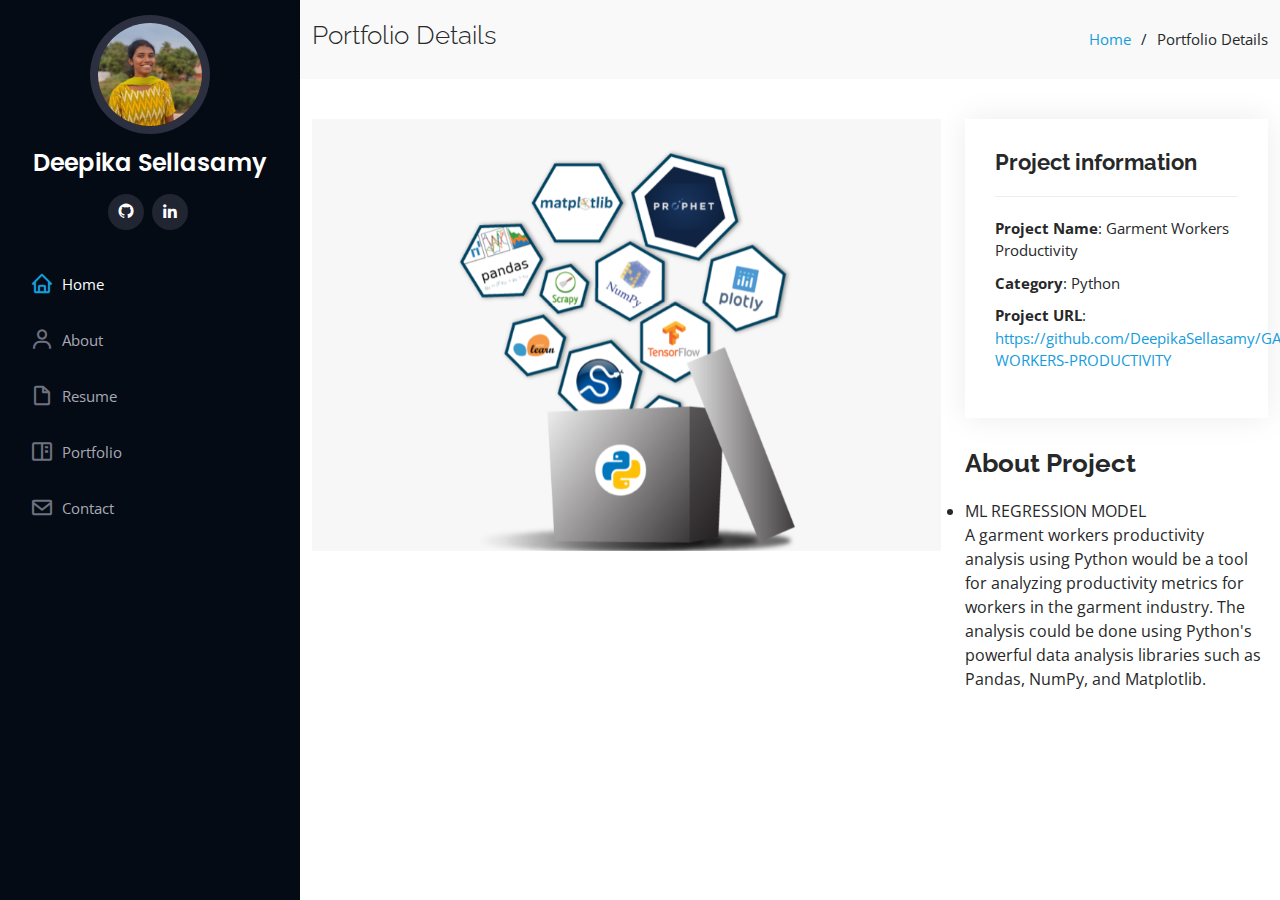
<file: portfolio-detailsgarments.html>
<!DOCTYPE html>
<html lang="en">

<head>
  <meta charset="utf-8">
  <meta content="width=device-width, initial-scale=1.0" name="viewport">

  <title>DeepikaSellasamy Portfolio </title>
  <meta content="" name="description">
  <meta content="" name="keywords">

  <!-- Favicons -->
  <link href="assets/img/favicon.png" rel="icon">
  <link href="assets/img/apple-touch-icon.png" rel="apple-touch-icon">

  <!-- Google Fonts -->
  <link href="https://fonts.googleapis.com/css?family=Open+Sans:300,300i,400,400i,600,600i,700,700i|Raleway:300,300i,400,400i,500,500i,600,600i,700,700i|Poppins:300,300i,400,400i,500,500i,600,600i,700,700i" rel="stylesheet">

  <!-- Vendor CSS Files -->
  <link href="assets/vendor/aos/aos.css" rel="stylesheet">
  <link href="assets/vendor/bootstrap/css/bootstrap.min.css" rel="stylesheet">
  <link href="assets/vendor/bootstrap-icons/bootstrap-icons.css" rel="stylesheet">
  <link href="assets/vendor/boxicons/css/boxicons.min.css" rel="stylesheet">
  <link href="assets/vendor/glightbox/css/glightbox.min.css" rel="stylesheet">
  <link href="assets/vendor/swiper/swiper-bundle.min.css" rel="stylesheet">

  <!-- Template Main CSS File -->
  <link href="assets/css/style.css" rel="stylesheet">

  <!-- =======================================================
  * Template Name: iPortfolio
  * Updated: Mar 10 2023 with Bootstrap v5.2.3
  * Template URL: https://bootstrapmade.com/iportfolio-bootstrap-portfolio-websites-template/
  * Author: BootstrapMade.com
  * License: https://bootstrapmade.com/license/
  ======================================================== -->
</head>

<body>

  <!-- ======= Mobile nav toggle button ======= -->
  <i class="bi bi-list mobile-nav-toggle d-xl-none"></i>

  <!-- ======= Header ======= -->
  <header id="header">
    <div class="d-flex flex-column">

      <div class="profile">
        <img src="assets/img/profile1.jpg" alt="" class="img-fluid rounded-circle">
        <h1 class="text-light"><a href="index.html">Deepika Sellasamy</a></h1>
        <div class="social-links mt-3 text-center">
          <a href="https://github.com/DeepikaSellasamy" class="github"><i class="bx bxl-github"></i></a>
        
          <a href="https://www.linkedin.com/in/deepika-s-2a30b11bb/" class="linkedin"><i class="bx bxl-linkedin"></i></a>
        </div>
      </div>

      <nav id="navbar" class="nav-menu navbar">
        <ul>
          <li><a href="#hero" class="nav-link scrollto active"><i class="bx bx-home"></i> <span>Home</span></a></li>
          <li><a href="#about" class="nav-link scrollto"><i class="bx bx-user"></i> <span>About</span></a></li>
          <li><a href="#resume" class="nav-link scrollto"><i class="bx bx-file-blank"></i> <span>Resume</span></a></li>
          <li><a href="#portfolio" class="nav-link scrollto"><i class="bx bx-book-content"></i> <span>Portfolio</span></a></li>
          
          <li><a href="#contact" class="nav-link scrollto"><i class="bx bx-envelope"></i> <span>Contact</span></a></li>
        </ul>
      </nav><!-- .nav-menu -->
    </div>
  </header><!-- End Header -->

  <main id="main">

    <!-- ======= Breadcrumbs ======= -->
    <section id="breadcrumbs" class="breadcrumbs">
      <div class="container">

        <div class="d-flex justify-content-between align-items-center">
          <h2>Portfolio Details</h2>
          <ol>
            <li><a href="index.html">Home</a></li>
            <li>Portfolio Details</li>
          </ol>
        </div>

      </div>
    </section><!-- End Breadcrumbs -->

    <!-- ======= Portfolio Details Section ======= -->
    <section id="Portfolio Details" class="portfolio-details">
      <div class="container">

        <div class="row gy-4">

          <div class="col-lg-8">
            <div class="portfolio-details-slider swiper">
              <div class="swiper-wrapper align-items-center">

                <div class="swiper-slide">
                  <img src="assets/img/python.png" alt="">
                </div>

                

              </div>
              <div class="swiper-pagination"></div>
            </div>
          </div>

          <div class="col-lg-4">
            <div class="portfolio-info">
              <h3>Project information</h3>
              <ul>
                <li><strong>Project Name</strong>: Garment Workers Productivity</li>
                <li><strong>Category</strong>: Python</li>
                
                <li><strong>Project URL</strong>: <a href="https://github.com/DeepikaSellasamy/GARMENT-WORKERS-PRODUCTIVITY">https://github.com/DeepikaSellasamy/GARMENT-WORKERS-PRODUCTIVITY</a></li>
              </ul>
            </div>
            <div class="portfolio-description">
              <h2>About Project</h2>
              <li>ML REGRESSION MODEL</li>
              <p>
                A garment workers productivity analysis using Python would be a tool for analyzing productivity metrics for workers in the garment industry. The analysis could be done using Python's powerful data analysis libraries such as Pandas, NumPy, and Matplotlib.
              </p>
            </div>
          </div>

        </div>

        
        </div>


      </div>
    </section><!-- End Portfolio Details Section -->

  </main><!-- End #main -->

  

  <a href="#" class="back-to-top d-flex align-items-center justify-content-center"><i class="bi bi-arrow-up-short"></i></a>

  <!-- Vendor JS Files -->
  <script src="assets/vendor/purecounter/purecounter_vanilla.js"></script>
  <script src="assets/vendor/aos/aos.js"></script>
  <script src="assets/vendor/bootstrap/js/bootstrap.bundle.min.js"></script>
  <script src="assets/vendor/glightbox/js/glightbox.min.js"></script>
  <script src="assets/vendor/isotope-layout/isotope.pkgd.min.js"></script>
  <script src="assets/vendor/swiper/swiper-bundle.min.js"></script>
  <script src="assets/vendor/typed.js/typed.min.js"></script>
  <script src="assets/vendor/waypoints/noframework.waypoints.js"></script>
  <script src="assets/vendor/php-email-form/validate.js"></script>

  <!-- Template Main JS File -->
  <script src="assets/js/main.js"></script>

</body>

</html>
</file>
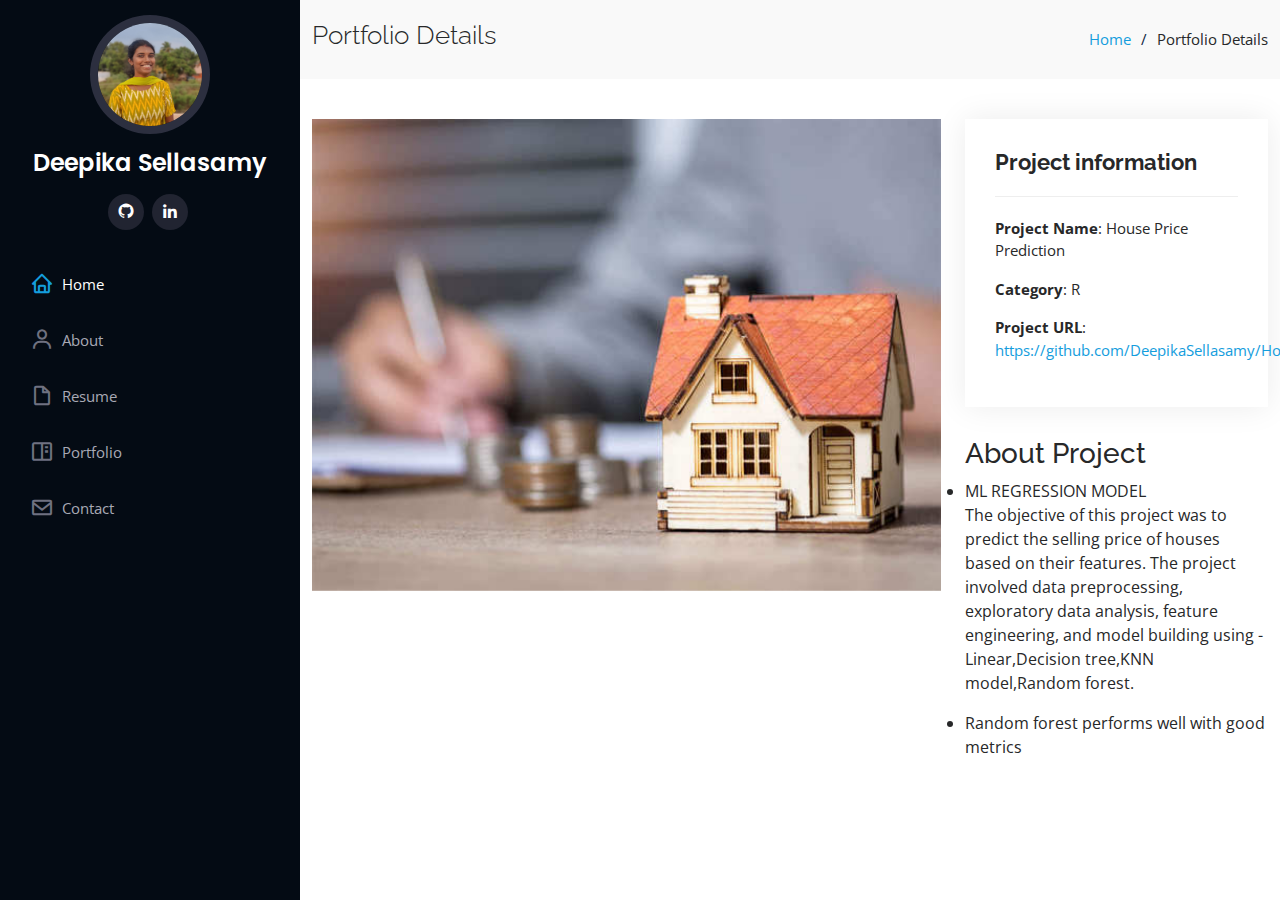
<file: portfolio-detailshouse.html>
<!DOCTYPE html>
<html lang="en">

<head>
  <meta charset="utf-8">
  <meta content="width=device-width, initial-scale=1.0" name="viewport">

  <title>DeepikaSellasamy Portfolio </title>
  <meta content="" name="description">
  <meta content="" name="keywords">

  <!-- Favicons -->
  <link href="assets/img/favicon.png" rel="icon">
  <link href="assets/img/apple-touch-icon.png" rel="apple-touch-icon">

  <!-- Google Fonts -->
  <link href="https://fonts.googleapis.com/css?family=Open+Sans:300,300i,400,400i,600,600i,700,700i|Raleway:300,300i,400,400i,500,500i,600,600i,700,700i|Poppins:300,300i,400,400i,500,500i,600,600i,700,700i" rel="stylesheet">

  <!-- Vendor CSS Files -->
  <link href="assets/vendor/aos/aos.css" rel="stylesheet">
  <link href="assets/vendor/bootstrap/css/bootstrap.min.css" rel="stylesheet">
  <link href="assets/vendor/bootstrap-icons/bootstrap-icons.css" rel="stylesheet">
  <link href="assets/vendor/boxicons/css/boxicons.min.css" rel="stylesheet">
  <link href="assets/vendor/glightbox/css/glightbox.min.css" rel="stylesheet">
  <link href="assets/vendor/swiper/swiper-bundle.min.css" rel="stylesheet">

  <!-- Template Main CSS File -->
  <link href="assets/css/style.css" rel="stylesheet">

  <!-- =======================================================
  * Template Name: iPortfolio
  * Updated: Mar 10 2023 with Bootstrap v5.2.3
  * Template URL: https://bootstrapmade.com/iportfolio-bootstrap-portfolio-websites-template/
  * Author: BootstrapMade.com
  * License: https://bootstrapmade.com/license/
  ======================================================== -->
</head>

<body>

  <!-- ======= Mobile nav toggle button ======= -->
  <i class="bi bi-list mobile-nav-toggle d-xl-none"></i>

  <!-- ======= Header ======= -->
  <header id="header">
    <div class="d-flex flex-column">

      <div class="profile">
        <img src="assets/img/profile1.jpg" alt="" class="img-fluid rounded-circle">
        <h1 class="text-light"><a href="index.html">Deepika Sellasamy</a></h1>
        <div class="social-links mt-3 text-center">
          <a href="https://github.com/DeepikaSellasamy" class="github"><i class="bx bxl-github"></i></a>
        
          <a href="https://www.linkedin.com/in/deepika-s-2a30b11bb/" class="linkedin"><i class="bx bxl-linkedin"></i></a>
        </div>
      </div>

      <nav id="navbar" class="nav-menu navbar">
        <ul>
          <li><a href="#hero" class="nav-link scrollto active"><i class="bx bx-home"></i> <span>Home</span></a></li>
          <li><a href="#about" class="nav-link scrollto"><i class="bx bx-user"></i> <span>About</span></a></li>
          <li><a href="#resume" class="nav-link scrollto"><i class="bx bx-file-blank"></i> <span>Resume</span></a></li>
          <li><a href="#portfolio" class="nav-link scrollto"><i class="bx bx-book-content"></i> <span>Portfolio</span></a></li>
          
          <li><a href="#contact" class="nav-link scrollto"><i class="bx bx-envelope"></i> <span>Contact</span></a></li>
        </ul>
      </nav><!-- .nav-menu -->
    </div>
  </header><!-- End Header -->

  <main id="main">

    <!-- ======= Breadcrumbs ======= -->
    <section id="breadcrumbs" class="breadcrumbs">
      <div class="container">

        <div class="d-flex justify-content-between align-items-center">
          <h2>Portfolio Details</h2>
          <ol>
            <li><a href="index.html">Home</a></li>
            <li>Portfolio Details</li>
          </ol>
        </div>

      </div>
    </section><!-- End Breadcrumbs -->

    <!-- ======= Portfolio Details Section ======= -->
    <section id="Portfolio Details" class="portfolio-details">
        <div class="container">
  
          <div class="row gy-4">
  
            <div class="col-lg-8">
              <div class="portfolio-details-slider swiper">
                <div class="swiper-wrapper align-items-center">
  
                  <div class="swiper-slide">
                    <img src="assets/img/house pred.jpg" alt="">
                  </div>
  
                  
  
                </div>
                <div class="swiper-pagination"></div>
              </div>
            </div>
  
            <div class="col-lg-4">
              <div class="portfolio-info">
                <h3>Project information</h3>

                <ul style="list-style-type:none;"></ulstyle>
                  <p><strong>Project Name</strong>: House Price Prediction

                </p>

                  <p><strong>Category</strong>: R</p>
                
                  <p><strong>Project URL</strong>: <a href="https://github.com/DeepikaSellasamy/House_Prediction">https://github.com/DeepikaSellasamy/House_Prediction</a></p>
              </ul>
            </div>
              <div class="portfolio-description">
                <h3>About Project</h3>
                <li>ML REGRESSION MODEL</li>
                <p>
                    The objective of this project was to predict the selling price of houses based on their features.
                    The project involved data preprocessing, exploratory data analysis, feature engineering, and model building using -Linear,Decision tree,KNN model,Random forest.
                    <li> Random forest performs well with good metrics</li>
                </p>
              </div>
            </div>
  
          </div>
  
          
          </div>
  
  
        </div>
      </section><!-- End Portfolio Details Section -->
  
  </main><!-- End #main -->

  

  <a href="#" class="back-to-top d-flex align-items-center justify-content-center"><i class="bi bi-arrow-up-short"></i></a>

  <!-- Vendor JS Files -->
  <script src="assets/vendor/purecounter/purecounter_vanilla.js"></script>
  <script src="assets/vendor/aos/aos.js"></script>
  <script src="assets/vendor/bootstrap/js/bootstrap.bundle.min.js"></script>
  <script src="assets/vendor/glightbox/js/glightbox.min.js"></script>
  <script src="assets/vendor/isotope-layout/isotope.pkgd.min.js"></script>
  <script src="assets/vendor/swiper/swiper-bundle.min.js"></script>
  <script src="assets/vendor/typed.js/typed.min.js"></script>
  <script src="assets/vendor/waypoints/noframework.waypoints.js"></script>
  <script src="assets/vendor/php-email-form/validate.js"></script>

  <!-- Template Main JS File -->
  <script src="assets/js/main.js"></script>

</body>

</html>
</file>
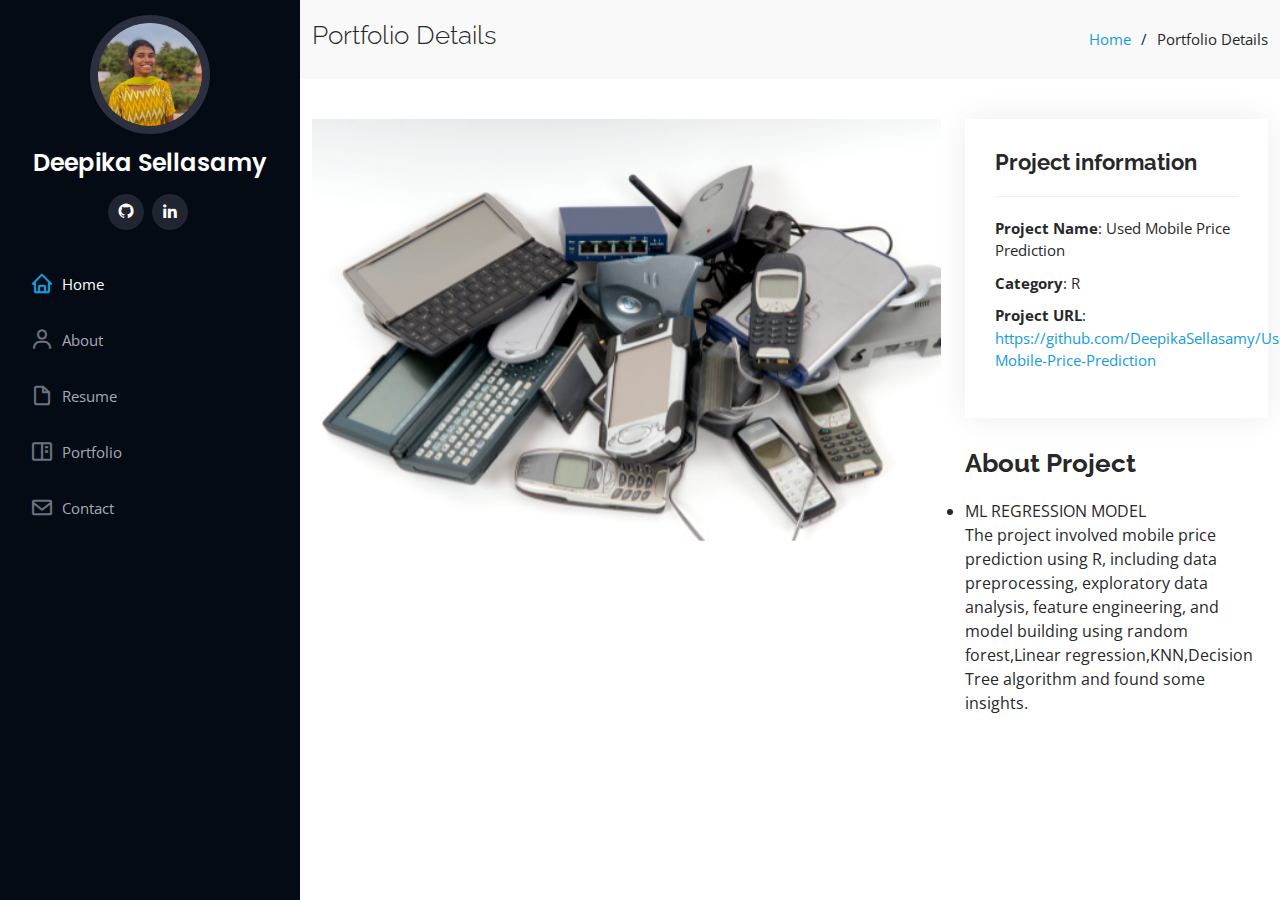
<file: portfolio-detailsmobile.html>
<!DOCTYPE html>
<html lang="en">

<head>
  <meta charset="utf-8">
  <meta content="width=device-width, initial-scale=1.0" name="viewport">

  <title>DeepikaSellasamy Portfolio </title>
  <meta content="" name="description">
  <meta content="" name="keywords">

  <!-- Favicons -->
  <link href="assets/img/favicon.png" rel="icon">
  <link href="assets/img/apple-touch-icon.png" rel="apple-touch-icon">

  <!-- Google Fonts -->
  <link href="https://fonts.googleapis.com/css?family=Open+Sans:300,300i,400,400i,600,600i,700,700i|Raleway:300,300i,400,400i,500,500i,600,600i,700,700i|Poppins:300,300i,400,400i,500,500i,600,600i,700,700i" rel="stylesheet">

  <!-- Vendor CSS Files -->
  <link href="assets/vendor/aos/aos.css" rel="stylesheet">
  <link href="assets/vendor/bootstrap/css/bootstrap.min.css" rel="stylesheet">
  <link href="assets/vendor/bootstrap-icons/bootstrap-icons.css" rel="stylesheet">
  <link href="assets/vendor/boxicons/css/boxicons.min.css" rel="stylesheet">
  <link href="assets/vendor/glightbox/css/glightbox.min.css" rel="stylesheet">
  <link href="assets/vendor/swiper/swiper-bundle.min.css" rel="stylesheet">

  <!-- Template Main CSS File -->
  <link href="assets/css/style.css" rel="stylesheet">

  <!-- =======================================================
  * Template Name: iPortfolio
  * Updated: Mar 10 2023 with Bootstrap v5.2.3
  * Template URL: https://bootstrapmade.com/iportfolio-bootstrap-portfolio-websites-template/
  * Author: BootstrapMade.com
  * License: https://bootstrapmade.com/license/
  ======================================================== -->
</head>

<body>

  <!-- ======= Mobile nav toggle button ======= -->
  <i class="bi bi-list mobile-nav-toggle d-xl-none"></i>

  <!-- ======= Header ======= -->
  <header id="header">
    <div class="d-flex flex-column">

      <div class="profile">
        <img src="assets/img/profile1.jpg" alt="" class="img-fluid rounded-circle">
        <h1 class="text-light"><a href="index.html">Deepika Sellasamy</a></h1>
        <div class="social-links mt-3 text-center">
          <a href="https://github.com/DeepikaSellasamy" class="github"><i class="bx bxl-github"></i></a>
        
          <a href="https://www.linkedin.com/in/deepika-s-2a30b11bb/" class="linkedin"><i class="bx bxl-linkedin"></i></a>
        </div>
      </div>

      <nav id="navbar" class="nav-menu navbar">
        <ul>
          <li><a href="#hero" class="nav-link scrollto active"><i class="bx bx-home"></i> <span>Home</span></a></li>
          <li><a href="#about" class="nav-link scrollto"><i class="bx bx-user"></i> <span>About</span></a></li>
          <li><a href="#resume" class="nav-link scrollto"><i class="bx bx-file-blank"></i> <span>Resume</span></a></li>
          <li><a href="#portfolio" class="nav-link scrollto"><i class="bx bx-book-content"></i> <span>Portfolio</span></a></li>
          
          <li><a href="#contact" class="nav-link scrollto"><i class="bx bx-envelope"></i> <span>Contact</span></a></li>
        </ul>
      </nav><!-- .nav-menu -->
    </div>
  </header><!-- End Header -->

  <main id="main">

    <!-- ======= Breadcrumbs ======= -->
    <section id="breadcrumbs" class="breadcrumbs">
      <div class="container">

        <div class="d-flex justify-content-between align-items-center">
          <h2>Portfolio Details</h2>
          <ol>
            <li><a href="index.html">Home</a></li>
            <li>Portfolio Details</li>
          </ol>
        </div>

      </div>
    </section><!-- End Breadcrumbs -->

    <!-- ======= Portfolio Details Section ======= -->
    <section id="Portfolio Details" class="portfolio-details">
      <div class="container">

        <div class="row gy-4">

          <div class="col-lg-8">
            <div class="portfolio-details-slider swiper">
              <div class="swiper-wrapper align-items-center">

                <div class="swiper-slide">
                  <img src="assets/img/mobilee.jpg" alt="">
                </div>

                

              </div>
              <div class="swiper-pagination"></div>
            </div>
          </div>

          <div class="col-lg-4">
            <div class="portfolio-info">
              <h3>Project information</h3>
              <ul>
                <li><strong>Project Name</strong>: Used Mobile Price Prediction</li>
                <li><strong>Category</strong>: R</li>
                
                <li><strong>Project URL</strong>: <a href="https://github.com/DeepikaSellasamy/Used-Mobile-Price-Prediction">https://github.com/DeepikaSellasamy/Used-Mobile-Price-Prediction</a></li>
              </ul>
            </div>
            <div class="portfolio-description">
              <h2>About Project</h2>
              <li>ML REGRESSION MODEL</li>
              <p>
                The project involved mobile price prediction using R, including data preprocessing, exploratory data analysis, feature engineering, and model building using random forest,Linear regression,KNN,Decision Tree algorithm and found some insights.
              </p>
            </div>
          </div>

        </div>

        
        </div>


      </div>
    </section><!-- End Portfolio Details Section -->

  </main><!-- End #main -->

  

  <a href="#" class="back-to-top d-flex align-items-center justify-content-center"><i class="bi bi-arrow-up-short"></i></a>

  <!-- Vendor JS Files -->
  <script src="assets/vendor/purecounter/purecounter_vanilla.js"></script>
  <script src="assets/vendor/aos/aos.js"></script>
  <script src="assets/vendor/bootstrap/js/bootstrap.bundle.min.js"></script>
  <script src="assets/vendor/glightbox/js/glightbox.min.js"></script>
  <script src="assets/vendor/isotope-layout/isotope.pkgd.min.js"></script>
  <script src="assets/vendor/swiper/swiper-bundle.min.js"></script>
  <script src="assets/vendor/typed.js/typed.min.js"></script>
  <script src="assets/vendor/waypoints/noframework.waypoints.js"></script>
  <script src="assets/vendor/php-email-form/validate.js"></script>

  <!-- Template Main JS File -->
  <script src="assets/js/main.js"></script>

</body>

</html>
</file>
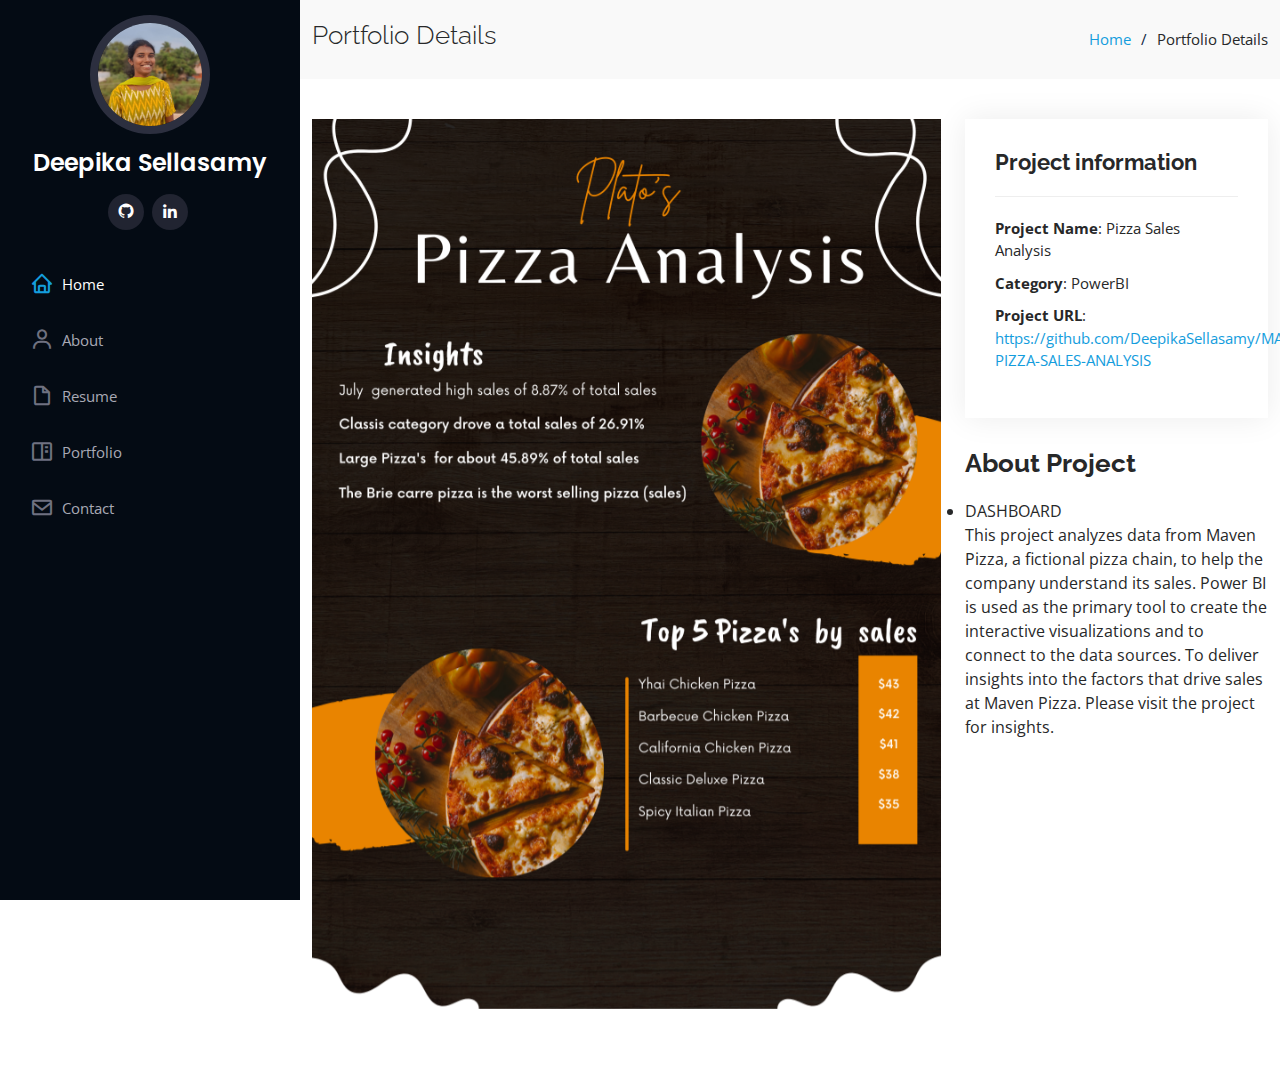
<file: portfolio-detailspizza.html>
<!DOCTYPE html>
<html lang="en">

<head>
  <meta charset="utf-8">
  <meta content="width=device-width, initial-scale=1.0" name="viewport">

  <title>DeepikaSellasamy Portfolio </title>
  <meta content="" name="description">
  <meta content="" name="keywords">

  <!-- Favicons -->
  <link href="assets/img/favicon.png" rel="icon">
  <link href="assets/img/apple-touch-icon.png" rel="apple-touch-icon">

  <!-- Google Fonts -->
  <link href="https://fonts.googleapis.com/css?family=Open+Sans:300,300i,400,400i,600,600i,700,700i|Raleway:300,300i,400,400i,500,500i,600,600i,700,700i|Poppins:300,300i,400,400i,500,500i,600,600i,700,700i" rel="stylesheet">

  <!-- Vendor CSS Files -->
  <link href="assets/vendor/aos/aos.css" rel="stylesheet">
  <link href="assets/vendor/bootstrap/css/bootstrap.min.css" rel="stylesheet">
  <link href="assets/vendor/bootstrap-icons/bootstrap-icons.css" rel="stylesheet">
  <link href="assets/vendor/boxicons/css/boxicons.min.css" rel="stylesheet">
  <link href="assets/vendor/glightbox/css/glightbox.min.css" rel="stylesheet">
  <link href="assets/vendor/swiper/swiper-bundle.min.css" rel="stylesheet">

  <!-- Template Main CSS File -->
  <link href="assets/css/style.css" rel="stylesheet">

  <!-- =======================================================
  * Template Name: iPortfolio
  * Updated: Mar 10 2023 with Bootstrap v5.2.3
  * Template URL: https://bootstrapmade.com/iportfolio-bootstrap-portfolio-websites-template/
  * Author: BootstrapMade.com
  * License: https://bootstrapmade.com/license/
  ======================================================== -->
</head>

<body>

  <!-- ======= Mobile nav toggle button ======= -->
  <i class="bi bi-list mobile-nav-toggle d-xl-none"></i>

  <!-- ======= Header ======= -->
  <header id="header">
    <div class="d-flex flex-column">

      <div class="profile">
        <img src="assets/img/profile1.jpg" alt="" class="img-fluid rounded-circle">
        <h1 class="text-light"><a href="index.html">Deepika Sellasamy</a></h1>
        <div class="social-links mt-3 text-center">
          <a href="https://github.com/DeepikaSellasamy" class="github"><i class="bx bxl-github"></i></a>
        
          <a href="https://www.linkedin.com/in/deepika-s-2a30b11bb/" class="linkedin"><i class="bx bxl-linkedin"></i></a>
        </div>
      </div>

      <nav id="navbar" class="nav-menu navbar">
        <ul>
          <li><a href="#hero" class="nav-link scrollto active"><i class="bx bx-home"></i> <span>Home</span></a></li>
          <li><a href="#about" class="nav-link scrollto"><i class="bx bx-user"></i> <span>About</span></a></li>
          <li><a href="#resume" class="nav-link scrollto"><i class="bx bx-file-blank"></i> <span>Resume</span></a></li>
          <li><a href="#portfolio" class="nav-link scrollto"><i class="bx bx-book-content"></i> <span>Portfolio</span></a></li>
          
          <li><a href="#contact" class="nav-link scrollto"><i class="bx bx-envelope"></i> <span>Contact</span></a></li>
        </ul>
      </nav><!-- .nav-menu -->
    </div>
  </header><!-- End Header -->

  <main id="main">

    <!-- ======= Breadcrumbs ======= -->
    <section id="breadcrumbs" class="breadcrumbs">
      <div class="container">

        <div class="d-flex justify-content-between align-items-center">
          <h2>Portfolio Details</h2>
          <ol>
            <li><a href="index.html">Home</a></li>
            <li>Portfolio Details</li>
          </ol>
        </div>

      </div>
    </section><!-- End Breadcrumbs -->

    <!-- ======= Portfolio Details Section ======= -->
    <section id="Portfolio Details" class="portfolio-details">
      <div class="container">

        <div class="row gy-4">

          <div class="col-lg-8">
            <div class="portfolio-details-slider swiper">
              <div class="swiper-wrapper align-items-center">

                <div class="swiper-slide">
                  <img src="assets/img/Brown Black Modern Restaurant Food Menu Portrait.png" alt="">
                </div>

                

              </div>
              <div class="swiper-pagination"></div>
            </div>
          </div>

          <div class="col-lg-4">
            <div class="portfolio-info">
              <h3>Project information</h3>
              <ul>
                <li><strong>Project Name</strong>: Pizza Sales Analysis</li>
                <li><strong>Category</strong>: PowerBI</li>
                
                <li><strong>Project URL</strong>: <a href="https://github.com/DeepikaSellasamy/MAVEN-PIZZA-SALES-ANALYSIS">https://github.com/DeepikaSellasamy/MAVEN-PIZZA-SALES-ANALYSIS</a></li>
              </ul>
            </div>
            <div class="portfolio-description">
              <h2>About Project</h2>
              <li>DASHBOARD</li>
              <p>
                This project analyzes data from Maven Pizza, a fictional pizza chain, to help the company understand its sales.
                    Power BI is used as the primary tool to create the interactive visualizations and to connect to the data sources.
                    To deliver insights into the factors that drive sales at Maven Pizza. Please visit the project for insights.
              </p>
            </div>
          </div>

        </div>

        
        </div>


      </div>
    </section><!-- End Portfolio Details Section -->

  </main><!-- End #main -->

  

  <a href="#" class="back-to-top d-flex align-items-center justify-content-center"><i class="bi bi-arrow-up-short"></i></a>

  <!-- Vendor JS Files -->
  <script src="assets/vendor/purecounter/purecounter_vanilla.js"></script>
  <script src="assets/vendor/aos/aos.js"></script>
  <script src="assets/vendor/bootstrap/js/bootstrap.bundle.min.js"></script>
  <script src="assets/vendor/glightbox/js/glightbox.min.js"></script>
  <script src="assets/vendor/isotope-layout/isotope.pkgd.min.js"></script>
  <script src="assets/vendor/swiper/swiper-bundle.min.js"></script>
  <script src="assets/vendor/typed.js/typed.min.js"></script>
  <script src="assets/vendor/waypoints/noframework.waypoints.js"></script>
  <script src="assets/vendor/php-email-form/validate.js"></script>

  <!-- Template Main JS File -->
  <script src="assets/js/main.js"></script>

</body>

</html>
</file>
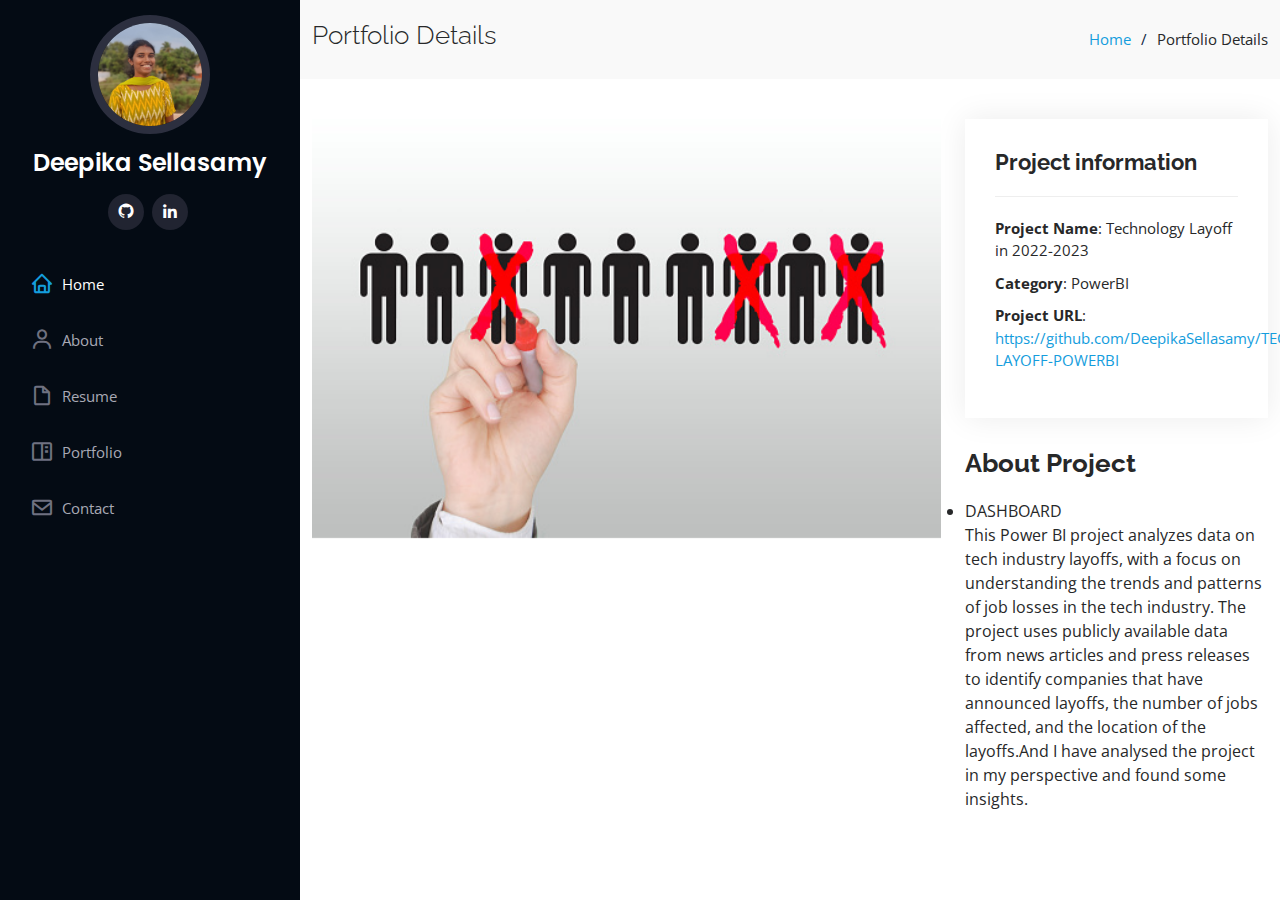
<file: portfolio-detailspowerbi.html>
<!DOCTYPE html>
<html lang="en">

<head>
  <meta charset="utf-8">
  <meta content="width=device-width, initial-scale=1.0" name="viewport">

  <title>DeepikaSellasamy Portfolio </title>
  <meta content="" name="description">
  <meta content="" name="keywords">

  <!-- Favicons -->
  <link href="assets/img/favicon.png" rel="icon">
  <link href="assets/img/apple-touch-icon.png" rel="apple-touch-icon">

  <!-- Google Fonts -->
  <link href="https://fonts.googleapis.com/css?family=Open+Sans:300,300i,400,400i,600,600i,700,700i|Raleway:300,300i,400,400i,500,500i,600,600i,700,700i|Poppins:300,300i,400,400i,500,500i,600,600i,700,700i" rel="stylesheet">

  <!-- Vendor CSS Files -->
  <link href="assets/vendor/aos/aos.css" rel="stylesheet">
  <link href="assets/vendor/bootstrap/css/bootstrap.min.css" rel="stylesheet">
  <link href="assets/vendor/bootstrap-icons/bootstrap-icons.css" rel="stylesheet">
  <link href="assets/vendor/boxicons/css/boxicons.min.css" rel="stylesheet">
  <link href="assets/vendor/glightbox/css/glightbox.min.css" rel="stylesheet">
  <link href="assets/vendor/swiper/swiper-bundle.min.css" rel="stylesheet">

  <!-- Template Main CSS File -->
  <link href="assets/css/style.css" rel="stylesheet">

  <!-- =======================================================
  * Template Name: iPortfolio
  * Updated: Mar 10 2023 with Bootstrap v5.2.3
  * Template URL: https://bootstrapmade.com/iportfolio-bootstrap-portfolio-websites-template/
  * Author: BootstrapMade.com
  * License: https://bootstrapmade.com/license/
  ======================================================== -->
</head>

<body>

  <!-- ======= Mobile nav toggle button ======= -->
  <i class="bi bi-list mobile-nav-toggle d-xl-none"></i>

  <!-- ======= Header ======= -->
  <header id="header">
    <div class="d-flex flex-column">

      <div class="profile">
        <img src="assets/img/profile1.jpg" alt="" class="img-fluid rounded-circle">
        <h1 class="text-light"><a href="index.html">Deepika Sellasamy</a></h1>
        <div class="social-links mt-3 text-center">
          <a href="https://github.com/DeepikaSellasamy" class="github"><i class="bx bxl-github"></i></a>
        
          <a href="https://www.linkedin.com/in/deepika-s-2a30b11bb/" class="linkedin"><i class="bx bxl-linkedin"></i></a>
        </div>
      </div>

      <nav id="navbar" class="nav-menu navbar">
        <ul>
          <li><a href="#hero" class="nav-link scrollto active"><i class="bx bx-home"></i> <span>Home</span></a></li>
          <li><a href="#about" class="nav-link scrollto"><i class="bx bx-user"></i> <span>About</span></a></li>
          <li><a href="#resume" class="nav-link scrollto"><i class="bx bx-file-blank"></i> <span>Resume</span></a></li>
          <li><a href="#portfolio" class="nav-link scrollto"><i class="bx bx-book-content"></i> <span>Portfolio</span></a></li>
          
          <li><a href="#contact" class="nav-link scrollto"><i class="bx bx-envelope"></i> <span>Contact</span></a></li>
        </ul>
      </nav><!-- .nav-menu -->
    </div>
  </header><!-- End Header -->

  <main id="main">

    <!-- ======= Breadcrumbs ======= -->
    <section id="breadcrumbs" class="breadcrumbs">
      <div class="container">

        <div class="d-flex justify-content-between align-items-center">
          <h2>Portfolio Details</h2>
          <ol>
            <li><a href="index.html">Home</a></li>
            <li>Portfolio Details</li>
          </ol>
        </div>

      </div>
    </section><!-- End Breadcrumbs -->

    <!-- ======= Portfolio Details Section ======= -->
    <section id="Portfolio Details" class="portfolio-details">
      <div class="container">

        <div class="row gy-4">

          <div class="col-lg-8">
            <div class="portfolio-details-slider swiper">
              <div class="swiper-wrapper align-items-center">

                <div class="swiper-slide">
                  <img src="assets/img/tech.jpg" alt="">
                </div>

                

              </div>
              <div class="swiper-pagination"></div>
            </div>
          </div>

          <div class="col-lg-4">
            <div class="portfolio-info">
              <h3>Project information</h3>
              <ul>
                <li><strong>Project Name</strong>: Technology Layoff in 2022-2023</li>
                <li><strong>Category</strong>: PowerBI</li>
                
                <li><strong>Project URL</strong>: <a href="https://github.com/DeepikaSellasamy/TECH-LAYOFF-POWERBI">https://github.com/DeepikaSellasamy/TECH-LAYOFF-POWERBI</a></li>
              </ul>
            </div>
            <div class="portfolio-description">
              <h2>About Project</h2>
              <li>DASHBOARD</li>
              <p>
                This Power BI project analyzes data on tech industry layoffs, with a focus on understanding the trends and patterns of job losses in the tech industry. The project uses publicly available data from news articles and press releases to identify companies that have announced layoffs, the number of jobs affected, and the location of the layoffs.And I have analysed the project in my perspective and found some insights.
              </p>
            </div>
          </div>

        </div>

        
        </div>

        
  
                
          
  
            
  

      </div>
    </section><!-- End Portfolio Details Section -->

  </main><!-- End #main -->

  

  <a href="#" class="back-to-top d-flex align-items-center justify-content-center"><i class="bi bi-arrow-up-short"></i></a>

  <!-- Vendor JS Files -->
  <script src="assets/vendor/purecounter/purecounter_vanilla.js"></script>
  <script src="assets/vendor/aos/aos.js"></script>
  <script src="assets/vendor/bootstrap/js/bootstrap.bundle.min.js"></script>
  <script src="assets/vendor/glightbox/js/glightbox.min.js"></script>
  <script src="assets/vendor/isotope-layout/isotope.pkgd.min.js"></script>
  <script src="assets/vendor/swiper/swiper-bundle.min.js"></script>
  <script src="assets/vendor/typed.js/typed.min.js"></script>
  <script src="assets/vendor/waypoints/noframework.waypoints.js"></script>
  <script src="assets/vendor/php-email-form/validate.js"></script>

  <!-- Template Main JS File -->
  <script src="assets/js/main.js"></script>

</body>

</html>
</file>
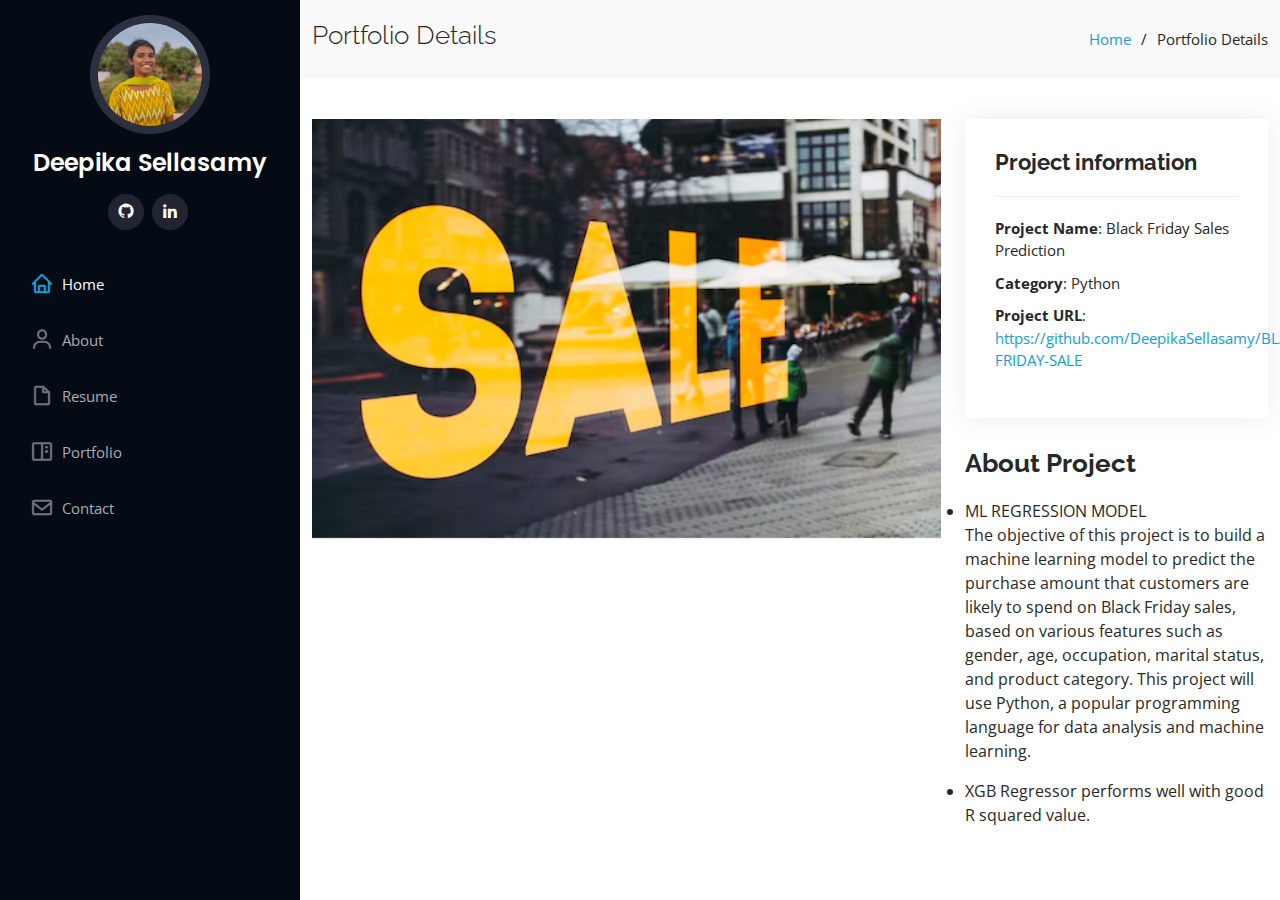
<file: portfolio-detailssale.html>
<!DOCTYPE html>
<html lang="en">

<head>
  <meta charset="utf-8">
  <meta content="width=device-width, initial-scale=1.0" name="viewport">

  <title>DeepikaSellasamy Portfolio </title>
  <meta content="" name="description">
  <meta content="" name="keywords">

  <!-- Favicons -->
  <link href="assets/img/favicon.png" rel="icon">
  <link href="assets/img/apple-touch-icon.png" rel="apple-touch-icon">

  <!-- Google Fonts -->
  <link href="https://fonts.googleapis.com/css?family=Open+Sans:300,300i,400,400i,600,600i,700,700i|Raleway:300,300i,400,400i,500,500i,600,600i,700,700i|Poppins:300,300i,400,400i,500,500i,600,600i,700,700i" rel="stylesheet">

  <!-- Vendor CSS Files -->
  <link href="assets/vendor/aos/aos.css" rel="stylesheet">
  <link href="assets/vendor/bootstrap/css/bootstrap.min.css" rel="stylesheet">
  <link href="assets/vendor/bootstrap-icons/bootstrap-icons.css" rel="stylesheet">
  <link href="assets/vendor/boxicons/css/boxicons.min.css" rel="stylesheet">
  <link href="assets/vendor/glightbox/css/glightbox.min.css" rel="stylesheet">
  <link href="assets/vendor/swiper/swiper-bundle.min.css" rel="stylesheet">

  <!-- Template Main CSS File -->
  <link href="assets/css/style.css" rel="stylesheet">

  <!-- =======================================================
  * Template Name: iPortfolio
  * Updated: Mar 10 2023 with Bootstrap v5.2.3
  * Template URL: https://bootstrapmade.com/iportfolio-bootstrap-portfolio-websites-template/
  * Author: BootstrapMade.com
  * License: https://bootstrapmade.com/license/
  ======================================================== -->
</head>

<body>

  <!-- ======= Mobile nav toggle button ======= -->
  <i class="bi bi-list mobile-nav-toggle d-xl-none"></i>

  <!-- ======= Header ======= -->
  <header id="header">
    <div class="d-flex flex-column">

      <div class="profile">
        <img src="assets/img/profile1.jpg" alt="" class="img-fluid rounded-circle">
        <h1 class="text-light"><a href="index.html">Deepika Sellasamy</a></h1>
        <div class="social-links mt-3 text-center">
          <a href="https://github.com/DeepikaSellasamy" class="github"><i class="bx bxl-github"></i></a>
        
          <a href="https://www.linkedin.com/in/deepika-s-2a30b11bb/" class="linkedin"><i class="bx bxl-linkedin"></i></a>
        </div>
      </div>

      <nav id="navbar" class="nav-menu navbar">
        <ul>
          <li><a href="#hero" class="nav-link scrollto active"><i class="bx bx-home"></i> <span>Home</span></a></li>
          <li><a href="#about" class="nav-link scrollto"><i class="bx bx-user"></i> <span>About</span></a></li>
          <li><a href="#resume" class="nav-link scrollto"><i class="bx bx-file-blank"></i> <span>Resume</span></a></li>
          <li><a href="#portfolio" class="nav-link scrollto"><i class="bx bx-book-content"></i> <span>Portfolio</span></a></li>
          
          <li><a href="#contact" class="nav-link scrollto"><i class="bx bx-envelope"></i> <span>Contact</span></a></li>
        </ul>
      </nav><!-- .nav-menu -->
    </div>
  </header><!-- End Header -->

  <main id="main">

    <!-- ======= Breadcrumbs ======= -->
    <section id="breadcrumbs" class="breadcrumbs">
      <div class="container">

        <div class="d-flex justify-content-between align-items-center">
          <h2>Portfolio Details</h2>
          <ol>
            <li><a href="index.html">Home</a></li>
            <li>Portfolio Details</li>
          </ol>
        </div>

      </div>
    </section><!-- End Breadcrumbs -->

    <!-- ======= Portfolio Details Section ======= -->
    <section id="Portfolio Details" class="portfolio-details">
      <div class="container">

        <div class="row gy-4">

          <div class="col-lg-8">
            <div class="portfolio-details-slider swiper">
              <div class="swiper-wrapper align-items-center">

                <div class="swiper-slide">
                  <img src="assets/img/sale.avif" alt="">
                </div>

                

              </div>
              <div class="swiper-pagination"></div>
            </div>
          </div>

          <div class="col-lg-4">
            <div class="portfolio-info">
              <h3>Project information</h3>
              <ul>
                <li><strong>Project Name</strong>: Black Friday Sales Prediction</li>
                <li><strong>Category</strong>: Python</li>
                
                <li><strong>Project URL</strong>: <a href="https://github.com/DeepikaSellasamy/BLACK-FRIDAY-SALE">https://github.com/DeepikaSellasamy/BLACK-FRIDAY-SALE</a></li>
              </ul>
            </div>
            <div class="portfolio-description">
              <h2>About Project</h2>
              <li>ML REGRESSION MODEL</li>
              <p>
                The objective of this project is to build a machine learning model to predict the purchase amount that customers are likely to spend on Black Friday sales, based on various features such as gender, age, occupation, marital status, and product category. This project will use Python, a popular programming language for data analysis and machine learning.
              </p>
              <li>XGB Regressor performs well with good R squared value.
            </div>
          </div>

        </div>

        
        </div>


      </div>
    </section><!-- End Portfolio Details Section -->

  </main><!-- End #main -->

  

  <a href="#" class="back-to-top d-flex align-items-center justify-content-center"><i class="bi bi-arrow-up-short"></i></a>

  <!-- Vendor JS Files -->
  <script src="assets/vendor/purecounter/purecounter_vanilla.js"></script>
  <script src="assets/vendor/aos/aos.js"></script>
  <script src="assets/vendor/bootstrap/js/bootstrap.bundle.min.js"></script>
  <script src="assets/vendor/glightbox/js/glightbox.min.js"></script>
  <script src="assets/vendor/isotope-layout/isotope.pkgd.min.js"></script>
  <script src="assets/vendor/swiper/swiper-bundle.min.js"></script>
  <script src="assets/vendor/typed.js/typed.min.js"></script>
  <script src="assets/vendor/waypoints/noframework.waypoints.js"></script>
  <script src="assets/vendor/php-email-form/validate.js"></script>

  <!-- Template Main JS File -->
  <script src="assets/js/main.js"></script>

</body>

</html>
</file>
<file: assets/css/style.css>
/**
* Template Name: iPortfolio
* Updated: Mar 10 2023 with Bootstrap v5.2.3
* Template URL: https://bootstrapmade.com/iportfolio-bootstrap-portfolio-websites-template/
* Author: BootstrapMade.com
* License: https://bootstrapmade.com/license/
*/

/*--------------------------------------------------------------
# General
--------------------------------------------------------------*/
body {
  font-family: "Open Sans", sans-serif;
  color: #272829;
}

a {
  color: #149ddd;
  text-decoration: none;
}

a:hover {
  color: #37b3ed;
  text-decoration: none;
}

h1,
h2,
h3,
h4,
h5,
h6 {
  font-family: "Raleway", sans-serif;
}

/*--------------------------------------------------------------
# Back to top button
--------------------------------------------------------------*/
.back-to-top {
  position: fixed;
  visibility: hidden;
  opacity: 0;
  right: 15px;
  bottom: 15px;
  z-index: 996;
  background: #149ddd;
  width: 40px;
  height: 40px;
  border-radius: 50px;
  transition: all 0.4s;
}

.back-to-top i {
  font-size: 28px;
  color: #fff;
  line-height: 0;
}

.back-to-top:hover {
  background: #2eafec;
  color: #fff;
}

.back-to-top.active {
  visibility: visible;
  opacity: 1;
}

/*--------------------------------------------------------------
# Header
--------------------------------------------------------------*/
#header {
  position: fixed;
  top: 0;
  left: 0;
  bottom: 0;
  width: 300px;
  transition: all ease-in-out 0.5s;
  z-index: 9997;
  transition: all 0.5s;
  padding: 0 15px;
  background: #040b14;
  overflow-y: auto;
}

#header .profile img {
  margin: 15px auto;
  display: block;
  width: 120px;
  border: 8px solid #2c2f3f;
}

#header .profile h1 {
  font-size: 24px;
  margin: 0;
  padding: 0;
  font-weight: 600;
  -moz-text-align-last: center;
  text-align-last: center;
  font-family: "Poppins", sans-serif;
}

#header .profile h1 a,
#header .profile h1 a:hover {
  color: #fff;
  text-decoration: none;
}

#header .profile .social-links a {
  font-size: 18px;
  display: inline-block;
  background: #212431;
  color: #fff;
  line-height: 1;
  padding: 8px 0;
  margin-right: 4px;
  border-radius: 50%;
  text-align: center;
  width: 36px;
  height: 36px;
  transition: 0.3s;
}

#header .profile .social-links a:hover {
  background: #149ddd;
  color: #fff;
  text-decoration: none;
}

#main {
  margin-left: 300px;
}

@media (max-width: 1199px) {
  #header {
    left: -300px;
  }

  #main {
    margin-left: 0;
  }
}

/*--------------------------------------------------------------
# Navigation Menu
--------------------------------------------------------------*/
/* Desktop Navigation */
.nav-menu {
  padding: 30px 0 0 0;
}

.nav-menu * {
  margin: 0;
  padding: 0;
  list-style: none;
}

.nav-menu>ul>li {
  position: relative;
  white-space: nowrap;
}

.nav-menu a,
.nav-menu a:focus {
  display: flex;
  align-items: center;
  color: #a8a9b4;
  padding: 12px 15px;
  margin-bottom: 8px;
  transition: 0.3s;
  font-size: 15px;
}

.nav-menu a i,
.nav-menu a:focus i {
  font-size: 24px;
  padding-right: 8px;
  color: #6f7180;
}

.nav-menu a:hover,
.nav-menu .active,
.nav-menu .active:focus,
.nav-menu li:hover>a {
  text-decoration: none;
  color: #fff;
}

.nav-menu a:hover i,
.nav-menu .active i,
.nav-menu .active:focus i,
.nav-menu li:hover>a i {
  color: #149ddd;
}

/* Mobile Navigation */
.mobile-nav-toggle {
  position: fixed;
  right: 15px;
  top: 15px;
  z-index: 9998;
  border: 0;
  font-size: 24px;
  transition: all 0.4s;
  outline: none !important;
  background-color: #149ddd;
  color: #fff;
  width: 40px;
  height: 40px;
  display: inline-flex;
  align-items: center;
  justify-content: center;
  line-height: 0;
  border-radius: 50px;
  cursor: pointer;
}

.mobile-nav-active {
  overflow: hidden;
}

.mobile-nav-active #header {
  left: 0;
}

/*--------------------------------------------------------------
# Hero Section
--------------------------------------------------------------*/
#hero {
  width: 100%;
  height: 100vh;
  background: url("../img/bg1.jpg") top center;
  background-size: cover;
}

#hero:before {
  content: "";
  background: rgba(5, 13, 24, 0.3);
  position: absolute;
  bottom: 0;
  top: 0;
  left: 0;
  right: 0;
  z-index: 1;
}

#hero .hero-container {
  position: relative;
  z-index: 2;
  min-width: 300px;
}

#hero h1 {
  margin: 0 0 10px 0;
  font-size: 64px;
  font-weight: 700;
  line-height: 56px;
  color: #fff;
}

#hero p {
  color: #fff;
  margin-bottom: 50px;
  font-size: 26px;
  font-family: "Poppins", sans-serif;
}

#hero p span {
  color: #fff;
  padding-bottom: 4px;
  letter-spacing: 1px;
  border-bottom: 3px solid #149ddd;
}

@media (min-width: 1024px) {
  #hero {
    background-attachment: fixed;
  }
}

@media (max-width: 768px) {
  #hero h1 {
    font-size: 28px;
    line-height: 36px;
  }

  #hero h2 {
    font-size: 18px;
    line-height: 24px;
    margin-bottom: 30px;
  }
}

/*--------------------------------------------------------------
# Sections General
--------------------------------------------------------------*/
section {
  padding: 60px 0;
  overflow: hidden;
}

.section-bg {
  background: #f5f8fd;
}

.section-title {
  padding-bottom: 30px;
}

.section-title h2 {
  font-size: 32px;
  font-weight: bold;
  margin-bottom: 20px;
  padding-bottom: 20px;
  position: relative;
  color: #173b6c;
}

.section-title h2::after {
  content: "";
  position: absolute;
  display: block;
  width: 50px;
  height: 3px;
  background: #149ddd;
  bottom: 0;
  left: 0;
}

.section-title p {
  margin-bottom: 0;
}

/*--------------------------------------------------------------
# About
--------------------------------------------------------------*/
.about .content h3 {
  font-weight: 700;
  font-size: 26px;
  color: #173b6c;
}

.about .content ul {
  list-style: none;
  padding: 0;
}

.about .content ul li {
  margin-bottom: 20px;
  display: flex;
  align-items: center;
}

.about .content ul strong {
  margin-right: 10px;
}

.about .content ul i {
  font-size: 16px;
  margin-right: 5px;
  color: #149ddd;
  line-height: 0;
}

.about .content p:last-child {
  margin-bottom: 0;
}

/*--------------------------------------------------------------
# Facts
--------------------------------------------------------------*/
.facts {
  padding-bottom: 30px;
}

.facts .count-box {
  padding: 30px;
  width: 100%;
}

.facts .count-box i {
  display: block;
  font-size: 44px;
  color: #149ddd;
  float: left;
  line-height: 0;
}

.facts .count-box span {
  font-size: 48px;
  line-height: 40px;
  display: block;
  font-weight: 700;
  color: #050d18;
  margin-left: 60px;
}

.facts .count-box p {
  padding: 15px 0 0 0;
  margin: 0 0 0 60px;
  font-family: "Raleway", sans-serif;
  font-size: 14px;
  color: #122f57;
}

.facts .count-box a {
  font-weight: 600;
  display: block;
  margin-top: 20px;
  color: #122f57;
  font-size: 15px;
  font-family: "Poppins", sans-serif;
  transition: ease-in-out 0.3s;
}

.facts .count-box a:hover {
  color: #1f5297;
}

/*--------------------------------------------------------------
# Akills
--------------------------------------------------------------*/
.skills .progress {
  height: 60px;
  display: block;
  background: none;
  border-radius: 0;
}

.skills .progress .skill {
  padding: 0;
  margin: 0 0 6px 0;
  text-transform: uppercase;
  display: block;
  font-weight: 600;
  font-family: "Poppins", sans-serif;
  color: #050d18;
}

.skills .progress .skill .val {
  float: right;
  font-style: normal;
}

.skills .progress-bar-wrap {
  background: #dce8f8;
  height: 10px;
}

.skills .progress-bar {
  width: 1px;
  height: 10px;
  transition: 0.9s;
  background-color: #149ddd;
}

/*--------------------------------------------------------------
# Resume
--------------------------------------------------------------*/
.resume .resume-title {
  font-size: 26px;
  font-weight: 700;
  margin-top: 20px;
  margin-bottom: 20px;
  color: #050d18;
}

.resume .resume-item {
  padding: 0 0 20px 20px;
  margin-top: -2px;
  border-left: 2px solid #1f5297;
  position: relative;
}

.resume .resume-item h4 {
  line-height: 18px;
  font-size: 18px;
  font-weight: 600;
  text-transform: uppercase;
  font-family: "Poppins", sans-serif;
  color: #050d18;
  margin-bottom: 10px;
}

.resume .resume-item h5 {
  font-size: 16px;
  background: #e4edf9;
  padding: 5px 15px;
  display: inline-block;
  font-weight: 600;
  margin-bottom: 10px;
}

.resume .resume-item ul {
  padding-left: 20px;
}

.resume .resume-item ul li {
  padding-bottom: 10px;
}

.resume .resume-item:last-child {
  padding-bottom: 0;
}

.resume .resume-item::before {
  content: "";
  position: absolute;
  width: 16px;
  height: 16px;
  border-radius: 50px;
  left: -9px;
  top: 0;
  background: #fff;
  border: 2px solid #1f5297;
}

/*--------------------------------------------------------------
# Portfolio
--------------------------------------------------------------*/
.portfolio .portfolio-item {
  margin-bottom: 30px;
}

.portfolio #portfolio-flters {
  padding: 0;
  margin: 0 auto 35px auto;
  list-style: none;
  text-align: center;
  background: #fff;
  border-radius: 50px;
  padding: 2px 15px;
}

.portfolio #portfolio-flters li {
  cursor: pointer;
  display: inline-block;
  padding: 10px 15px 8px 15px;
  font-size: 14px;
  font-weight: 600;
  line-height: 1;
  text-transform: uppercase;
  color: #272829;
  margin-bottom: 5px;
  transition: all 0.3s ease-in-out;
}

.portfolio #portfolio-flters li:hover,
.portfolio #portfolio-flters li.filter-active {
  color: #149ddd;
}

.portfolio #portfolio-flters li:last-child {
  margin-right: 0;
}

.portfolio .portfolio-wrap {
  transition: 0.3s;
  position: relative;
  overflow: hidden;
  z-index: 1;
}

.portfolio .portfolio-wrap::before {
  content: "";
  background: rgba(255, 255, 255, 0.5);
  position: absolute;
  left: 0;
  right: 0;
  top: 0;
  bottom: 0;
  transition: all ease-in-out 0.3s;
  z-index: 2;
  opacity: 0;
}

.portfolio .portfolio-wrap .portfolio-links {
  opacity: 1;
  left: 0;
  right: 0;
  bottom: -60px;
  z-index: 3;
  position: absolute;
  transition: all ease-in-out 0.3s;
  display: flex;
  justify-content: center;
}

.portfolio .portfolio-wrap .portfolio-links a {
  color: #fff;
  font-size: 28px;
  text-align: center;
  background: rgba(20, 157, 221, 0.75);
  transition: 0.3s;
  width: 50%;
}

.portfolio .portfolio-wrap .portfolio-links a:hover {
  background: rgba(20, 157, 221, 0.95);
}

.portfolio .portfolio-wrap .portfolio-links a+a {
  border-left: 1px solid #37b3ed;
}

.portfolio .portfolio-wrap:hover::before {
  top: 0;
  left: 0;
  right: 0;
  bottom: 0;
  opacity: 1;
}

.portfolio .portfolio-wrap:hover .portfolio-links {
  opacity: 1;
  bottom: 0;
}

/*--------------------------------------------------------------
# Portfolio Details
--------------------------------------------------------------*/
.portfolio-details {
  padding-top: 40px;
}

.portfolio-details .portfolio-details-slider img {
  width: 100%;
}

.portfolio-details .portfolio-details-slider .swiper-pagination {
  margin-top: 20px;
  position: relative;
}

.portfolio-details .portfolio-details-slider .swiper-pagination .swiper-pagination-bullet {
  width: 12px;
  height: 12px;
  background-color: #fff;
  opacity: 1;
  border: 1px solid #149ddd;
}

.portfolio-details .portfolio-details-slider .swiper-pagination .swiper-pagination-bullet-active {
  background-color: #149ddd;
}

.portfolio-details .portfolio-info {
  padding: 30px;
  box-shadow: 0px 0 30px rgba(5, 13, 24, 0.08);
}

.portfolio-details .portfolio-info h3 {
  font-size: 22px;
  font-weight: 700;
  margin-bottom: 20px;
  padding-bottom: 20px;
  border-bottom: 1px solid #eee;
}

.portfolio-details .portfolio-info ul {
  list-style: none;
  padding: 0;
  font-size: 15px;
}

.portfolio-details .portfolio-info ul li+li {
  margin-top: 10px;
}

.portfolio-details .portfolio-description {
  padding-top: 30px;
}

.portfolio-details .portfolio-description h2 {
  font-size: 26px;
  font-weight: 700;
  margin-bottom: 20px;
}

.portfolio-details .portfolio-description p {
  padding: 0;
}

/*--------------------------------------------------------------
# Services
--------------------------------------------------------------*/
.services .icon-box {
  margin-bottom: 20px;
}

.services .icon {
  float: left;
  display: flex;
  align-items: center;
  justify-content: center;
  width: 54px;
  height: 54px;
  background: #149ddd;
  border-radius: 50%;
  transition: 0.5s;
  border: 1px solid #149ddd;
}

.services .icon i {
  color: #fff;
  font-size: 24px;
  line-height: 0;
}

.services .icon-box:hover .icon {
  background: #fff;
}

.services .icon-box:hover .icon i {
  color: #149ddd;
}

.services .title {
  margin-left: 80px;
  font-weight: 700;
  margin-bottom: 15px;
  font-size: 18px;
}

.services .title a {
  color: #343a40;
}

.services .title a:hover {
  color: #149ddd;
}

.services .description {
  margin-left: 80px;
  line-height: 24px;
  font-size: 14px;
}

/*--------------------------------------------------------------
# Testimonials
--------------------------------------------------------------*/
.testimonials .testimonials-carousel,
.testimonials .testimonials-slider {
  overflow: hidden;
}

.testimonials .testimonial-item {
  box-sizing: content-box;
  text-align: center;
  min-height: 320px;
}

.testimonials .testimonial-item .testimonial-img {
  width: 90px;
  border-radius: 50%;
  margin: 0 auto;
}

.testimonials .testimonial-item h3 {
  font-size: 18px;
  font-weight: bold;
  margin: 10px 0 5px 0;
  color: #111;
}

.testimonials .testimonial-item h4 {
  font-size: 14px;
  color: #999;
  margin: 0;
}

.testimonials .testimonial-item .quote-icon-left,
.testimonials .testimonial-item .quote-icon-right {
  color: #c3e8fa;
  font-size: 26px;
}

.testimonials .testimonial-item .quote-icon-left {
  display: inline-block;
  left: -5px;
  position: relative;
}

.testimonials .testimonial-item .quote-icon-right {
  display: inline-block;
  right: -5px;
  position: relative;
  top: 10px;
}

.testimonials .testimonial-item p {
  font-style: italic;
  margin: 0 15px 15px 15px;
  padding: 20px;
  background: #fff;
  position: relative;
  margin-bottom: 35px;
  border-radius: 6px;
  box-shadow: 0px 2px 15px rgba(0, 0, 0, 0.1);
}

.testimonials .testimonial-item p::after {
  content: "";
  width: 0;
  height: 0;
  border-top: 20px solid #fff;
  border-right: 20px solid transparent;
  border-left: 20px solid transparent;
  position: absolute;
  bottom: -20px;
  left: calc(50% - 20px);
}

.testimonials .swiper-pagination {
  margin-top: 20px;
  position: relative;
}

.testimonials .swiper-pagination .swiper-pagination-bullet {
  width: 12px;
  height: 12px;
  background-color: #fff;
  opacity: 1;
  border: 1px solid #149ddd;
}

.testimonials .swiper-pagination .swiper-pagination-bullet-active {
  background-color: #149ddd;
}

/*--------------------------------------------------------------
# Contact
--------------------------------------------------------------*/
.contact {
  padding-bottom: 130px;
}

.contact .info {
  padding: 30px;
  background: #fff;
  width: 100%;
  box-shadow: 0 0 24px 0 rgba(0, 0, 0, 0.12);
}

.contact .info i {
  font-size: 20px;
  color: #149ddd;
  float: left;
  width: 44px;
  height: 44px;
  background: #dff3fc;
  display: flex;
  justify-content: center;
  align-items: center;
  border-radius: 50px;
  transition: all 0.3s ease-in-out;
}

.contact .info h4 {
  padding: 0 0 0 60px;
  font-size: 22px;
  font-weight: 600;
  margin-bottom: 5px;
  color: #050d18;
}

.contact .info p {
  padding: 0 0 10px 60px;
  margin-bottom: 20px;
  font-size: 14px;
  color: #173b6c;
}

.contact .info .email p {
  padding-top: 5px;
}

.contact .info .social-links {
  padding-left: 60px;
}

.contact .info .social-links a {
  font-size: 18px;
  display: inline-block;
  background: #333;
  color: #fff;
  line-height: 1;
  padding: 8px 0;
  border-radius: 50%;
  text-align: center;
  width: 36px;
  height: 36px;
  transition: 0.3s;
  margin-right: 10px;
}

.contact .info .social-links a:hover {
  background: #149ddd;
  color: #fff;
}

.contact .info .email:hover i,
.contact .info .address:hover i,
.contact .info .phone:hover i {
  background: #149ddd;
  color: #fff;
}

.contact .php-email-form {
  width: 100%;
  padding: 30px;
  background: #fff;
  box-shadow: 0 0 24px 0 rgba(0, 0, 0, 0.12);
}

.contact .php-email-form .form-group {
  padding-bottom: 8px;
}

.contact .php-email-form .validate {
  display: none;
  color: red;
  margin: 0 0 15px 0;
  font-weight: 400;
  font-size: 13px;
}

.contact .php-email-form .error-message {
  display: none;
  color: #fff;
  background: #ed3c0d;
  text-align: left;
  padding: 15px;
  font-weight: 600;
}

.contact .php-email-form .error-message br+br {
  margin-top: 25px;
}

.contact .php-email-form .sent-message {
  display: none;
  color: #fff;
  background: #18d26e;
  text-align: center;
  padding: 15px;
  font-weight: 600;
}

.contact .php-email-form .loading {
  display: none;
  background: #fff;
  text-align: center;
  padding: 15px;
}

.contact .php-email-form .loading:before {
  content: "";
  display: inline-block;
  border-radius: 50%;
  width: 24px;
  height: 24px;
  margin: 0 10px -6px 0;
  border: 3px solid #18d26e;
  border-top-color: #eee;
  animation: animate-loading 1s linear infinite;
}

.contact .php-email-form .form-group {
  margin-bottom: 15px;
}

.contact .php-email-form label {
  padding-bottom: 8px;
}

.contact .php-email-form input,
.contact .php-email-form textarea {
  border-radius: 0;
  box-shadow: none;
  font-size: 14px;
}

.contact .php-email-form input {
  height: 44px;
}

.contact .php-email-form textarea {
  padding: 10px 15px;
}

.contact .php-email-form button[type=submit] {
  background: #149ddd;
  border: 0;
  padding: 10px 24px;
  color: #fff;
  transition: 0.4s;
  border-radius: 4px;
}

.contact .php-email-form button[type=submit]:hover {
  background: #37b3ed;
}

@keyframes animate-loading {
  0% {
    transform: rotate(0deg);
  }

  100% {
    transform: rotate(360deg);
  }
}

/*--------------------------------------------------------------
# Breadcrumbs
--------------------------------------------------------------*/
.breadcrumbs {
  padding: 20px 0;
  background: #f9f9f9;
}

.breadcrumbs h2 {
  font-size: 26px;
  font-weight: 300;
}

.breadcrumbs ol {
  display: flex;
  flex-wrap: wrap;
  list-style: none;
  padding: 0;
  margin: 0;
  font-size: 15px;
}

.breadcrumbs ol li+li {
  padding-left: 10px;
}

.breadcrumbs ol li+li::before {
  display: inline-block;
  padding-right: 10px;
  color: #0e2442;
  content: "/";
}

@media (max-width: 768px) {
  .breadcrumbs .d-flex {
    display: block !important;
  }

  .breadcrumbs ol {
    display: block;
  }

  .breadcrumbs ol li {
    display: inline-block;
  }
}

/*--------------------------------------------------------------
# Footer
--------------------------------------------------------------*/
#footer {
  padding: 15px;
  color: #f4f6fd;
  font-size: 14px;
  position: fixed;
  left: 0;
  bottom: 0;
  width: 300px;
  z-index: 9999;
  background: #040b14;
}

#footer .copyright {
  text-align: center;
}

#footer .credits {
  padding-top: 5px;
  text-align: center;
  font-size: 13px;
  color: #eaebf0;
}

@media (max-width: 1199px) {
  #footer {
    position: static;
    width: auto;
    padding-right: 20px 15px;
  }
}
</file>
<file: assets/css/main.css>
@import url(fontawesome-all.min.css);
@import url("https://fonts.googleapis.com/css?family=Merriweather:300,700,300italic,700italic|Source+Sans+Pro:900");

/*
	Massively by HTML5 UP
	html5up.net | @ajlkn
	Free for personal and commercial use under the CCA 3.0 license (html5up.net/license)
*/

html, body, div, span, applet, object,
iframe, h1, h2, h3, h4, h5, h6, p, blockquote,
pre, a, abbr, acronym, address, big, cite,
code, del, dfn, em, img, ins, kbd, q, s, samp,
small, strike, strong, sub, sup, tt, var, b,
u, i, center, dl, dt, dd, ol, ul, li, fieldset,
form, label, legend, table, caption, tbody,
tfoot, thead, tr, th, td, article, aside,
canvas, details, embed, figure, figcaption,
footer, header, hgroup, menu, nav, output, ruby,
section, summary, time, mark, audio, video {
	margin: 0;
	padding: 0;
	border: 0;
	font-size: 100%;
	font: inherit;
	vertical-align: baseline;}

article, aside, details, figcaption, figure,
footer, header, hgroup, menu, nav, section {
	display: block;}

body {
	line-height: 1;
}

ol, ul {
	list-style: none;
}

blockquote, q {
	quotes: none;
}

	blockquote:before, blockquote:after, q:before, q:after {
		content: '';
		content: none;
	}

table {
	border-collapse: collapse;
	border-spacing: 0;
}

body {
	-webkit-text-size-adjust: none;
}

mark {
	background-color: transparent;
	color: inherit;
}

input::-moz-focus-inner {
	border: 0;
	padding: 0;
}

input, select, textarea {
	-moz-appearance: none;
	-webkit-appearance: none;
	-ms-appearance: none;
	appearance: none;
}

/* Basic */

	@-ms-viewport {
		width: device-width;
	}

	body {
		-ms-overflow-style: scrollbar;
	}

	@media screen and (max-width: 480px) {

		html, body {
			min-width: 320px;
		}

	}

	html {
		box-sizing: border-box;
	}

	*, *:before, *:after {
		box-sizing: inherit;
	}

	body {
		background-color: #1e252d;
	}

		body.is-preload *, body.is-preload *:before, body.is-preload *:after {
			-moz-animation: none !important;
			-webkit-animation: none !important;
			-ms-animation: none !important;
			animation: none !important;
			-moz-transition: none !important;
			-webkit-transition: none !important;
			-ms-transition: none !important;
			transition: none !important;
		}

/* Type */

	html {
		font-size: 16pt;
	}

		@media screen and (max-width: 1680px) {

			html {
				font-size: 12pt;
			}

		}

		@media screen and (max-width: 1280px) {

			html {
				font-size: 11pt;
			}

		}

		@media screen and (max-width: 360px) {

			html {
				font-size: 10pt;
			}

		}

	body {
		color: #212931;
	}

	body, input, select, textarea {
		font-family: "Merriweather", Georgia, serif;
		font-weight: 300;
		font-size: 1rem;
		line-height: 2.375;
	}

	a {
		-moz-transition: color 0.2s ease-in-out, background-color 0.2s ease-in-out, border-color 0.2s ease-in-out, box-shadow 0.2s ease-in-out;
		-webkit-transition: color 0.2s ease-in-out, background-color 0.2s ease-in-out, border-color 0.2s ease-in-out, box-shadow 0.2s ease-in-out;
		-ms-transition: color 0.2s ease-in-out, background-color 0.2s ease-in-out, border-color 0.2s ease-in-out, box-shadow 0.2s ease-in-out;
		transition: color 0.2s ease-in-out, background-color 0.2s ease-in-out, border-color 0.2s ease-in-out, box-shadow 0.2s ease-in-out;
		border-bottom: dotted 1px;
		text-decoration: none;
	}

		a:hover {
			border-bottom-color: transparent;
		}

	strong, b {
		font-weight: 600;
	}

	em, i {
		font-style: italic;
	}

	p {
		text-align: justify;
		margin: 0 0 2rem 0;
	}

	h1, h2, h3, h4, h5, h6 {
		font-family: "Source Sans Pro", Helvetica, sans-serif;
		font-weight: 900;
		line-height: 1.5;
		letter-spacing: 0.075em;
		text-transform: uppercase;
		margin: 0 0 1rem 0;
	}

		h1 a, h2 a, h3 a, h4 a, h5 a, h6 a {
			border-bottom: 0;
			color: inherit;
			text-decoration: none;
		}

	h1 {
		font-size: 4rem;
		line-height: 1.1;
		margin: 0 0 2rem 0;
	}

	h2 {
		font-size: 1.75rem;
		line-height: 1.3;
		margin: 0 0 1.5rem 0;
	}

	h3 {
		font-size: 1.25rem;
		margin: 0 0 1.5rem 0;
	}

	h4 {
		font-size: 1rem;
	}

	h5 {
		font-size: 0.9rem;
	}

	h6 {
		font-size: 0.8rem;
	}

	sub {
		font-size: 0.8rem;
		position: relative;
		top: 0.5rem;
	}

	sup {
		font-size: 0.8rem;
		position: relative;
		top: -0.5rem;
	}

	blockquote {
		border-left: solid 4px;
		font-style: italic;
		margin: 0 0 2rem 0;
		padding: 0.5rem 0 0.5rem 2rem;
	}

	code {
		border: solid 2px;
		font-family: "Courier New", monospace;
		font-size: 0.9rem;
		margin: 0 0.25rem;
		padding: 0.25rem 0.65rem;
	}

	pre {
		-webkit-overflow-scrolling: touch;
		font-family: "Courier New", monospace;
		font-size: 0.9rem;
		margin: 0 0 2rem 0;
	}

		pre code {
			display: block;
			line-height: 1.75;
			padding: 1rem 1.5rem;
			overflow-x: auto;
		}

	hr {
		border: 0;
		border-bottom: solid 2px;
		margin: 3rem 0;
	}

		hr.major {
			margin: 5rem 0;
		}

	.align-left {
		text-align: left;
	}

	.align-center {
		text-align: center;
	}

	.align-right {
		text-align: right;
	}

	input, select, textarea {
		color: #212931;
	}

	a {
		color: #212931;
		border-bottom-color: rgba(33, 41, 49, 0.5);
	}

		a:hover {
			border-bottom-color: transparent;
			color: #18bfef !important;
		}

	strong, b {
		color: #212931;
	}

	h1, h2, h3, h4, h5, h6 {
		color: #212931;
	}

	blockquote {
		border-left-color: #eeeeee;
	}

	code {
		background: rgba(220, 220, 220, 0.25);
		border-color: #eeeeee;
	}

	hr {
		border-bottom-color: #eeeeee;
	}

/* Row */

	.row {
		display: flex;
		flex-wrap: wrap;
		box-sizing: border-box;
		align-items: stretch;
	}

		.row > * {
			box-sizing: border-box;
		}

		.row.gtr-uniform > * > :last-child {
			margin-bottom: 0;
		}

		.row.aln-left {
			justify-content: flex-start;
		}

		.row.aln-center {
			justify-content: center;
		}

		.row.aln-right {
			justify-content: flex-end;
		}

		.row.aln-top {
			align-items: flex-start;
		}

		.row.aln-middle {
			align-items: center;
		}

		.row.aln-bottom {
			align-items: flex-end;
		}

		.row > .imp {
			order: -1;
		}

		.row > .col-1 {
			width: 8.33333%;
		}

		.row > .off-1 {
			margin-left: 8.33333%;
		}

		.row > .col-2 {
			width: 16.66667%;
		}

		.row > .off-2 {
			margin-left: 16.66667%;
		}

		.row > .col-3 {
			width: 25%;
		}

		.row > .off-3 {
			margin-left: 25%;
		}

		.row > .col-4 {
			width: 33.33333%;
		}

		.row > .off-4 {
			margin-left: 33.33333%;
		}

		.row > .col-5 {
			width: 41.66667%;
		}

		.row > .off-5 {
			margin-left: 41.66667%;
		}

		.row > .col-6 {
			width: 50%;
		}

		.row > .off-6 {
			margin-left: 50%;
		}

		.row > .col-7 {
			width: 58.33333%;
		}

		.row > .off-7 {
			margin-left: 58.33333%;
		}

		.row > .col-8 {
			width: 66.66667%;
		}

		.row > .off-8 {
			margin-left: 66.66667%;
		}

		.row > .col-9 {
			width: 75%;
		}

		.row > .off-9 {
			margin-left: 75%;
		}

		.row > .col-10 {
			width: 83.33333%;
		}

		.row > .off-10 {
			margin-left: 83.33333%;
		}

		.row > .col-11 {
			width: 91.66667%;
		}

		.row > .off-11 {
			margin-left: 91.66667%;
		}

		.row > .col-12 {
			width: 100%;
		}

		.row > .off-12 {
			margin-left: 100%;
		}

		.row.gtr-0 {
			margin-top: 0;
			margin-left: 0rem;
		}

			.row.gtr-0 > * {
				padding: 0 0 0 0rem;
			}

			.row.gtr-0.gtr-uniform {
				margin-top: 0rem;
			}

				.row.gtr-0.gtr-uniform > * {
					padding-top: 0rem;
				}

		.row.gtr-25 {
			margin-top: 0;
			margin-left: -0.375rem;
		}

			.row.gtr-25 > * {
				padding: 0 0 0 0.375rem;
			}

			.row.gtr-25.gtr-uniform {
				margin-top: -0.375rem;
			}

				.row.gtr-25.gtr-uniform > * {
					padding-top: 0.375rem;
				}

		.row.gtr-50 {
			margin-top: 0;
			margin-left: -0.75rem;
		}

			.row.gtr-50 > * {
				padding: 0 0 0 0.75rem;
			}

			.row.gtr-50.gtr-uniform {
				margin-top: -0.75rem;
			}

				.row.gtr-50.gtr-uniform > * {
					padding-top: 0.75rem;
				}

		.row {
			margin-top: 0;
			margin-left: -1.5rem;
		}

			.row > * {
				padding: 0 0 0 1.5rem;
			}

			.row.gtr-uniform {
				margin-top: -1.5rem;
			}

				.row.gtr-uniform > * {
					padding-top: 1.5rem;
				}

		.row.gtr-150 {
			margin-top: 0;
			margin-left: -2.25rem;
		}

			.row.gtr-150 > * {
				padding: 0 0 0 2.25rem;
			}

			.row.gtr-150.gtr-uniform {
				margin-top: -2.25rem;
			}

				.row.gtr-150.gtr-uniform > * {
					padding-top: 2.25rem;
				}

		.row.gtr-200 {
			margin-top: 0;
			margin-left: -3rem;
		}

			.row.gtr-200 > * {
				padding: 0 0 0 3rem;
			}

			.row.gtr-200.gtr-uniform {
				margin-top: -3rem;
			}

				.row.gtr-200.gtr-uniform > * {
					padding-top: 3rem;
				}

		@media screen and (max-width: 1680px) {

			.row {
				display: flex;
				flex-wrap: wrap;
				box-sizing: border-box;
				align-items: stretch;
			}

				.row > * {
					box-sizing: border-box;
				}

				.row.gtr-uniform > * > :last-child {
					margin-bottom: 0;
				}

				.row.aln-left {
					justify-content: flex-start;
				}

				.row.aln-center {
					justify-content: center;
				}

				.row.aln-right {
					justify-content: flex-end;
				}

				.row.aln-top {
					align-items: flex-start;
				}

				.row.aln-middle {
					align-items: center;
				}

				.row.aln-bottom {
					align-items: flex-end;
				}

				.row > .imp-xlarge {
					order: -1;
				}

				.row > .col-1-xlarge {
					width: 8.33333%;
				}

				.row > .off-1-xlarge {
					margin-left: 8.33333%;
				}

				.row > .col-2-xlarge {
					width: 16.66667%;
				}

				.row > .off-2-xlarge {
					margin-left: 16.66667%;
				}

				.row > .col-3-xlarge {
					width: 25%;
				}

				.row > .off-3-xlarge {
					margin-left: 25%;
				}

				.row > .col-4-xlarge {
					width: 33.33333%;
				}

				.row > .off-4-xlarge {
					margin-left: 33.33333%;
				}

				.row > .col-5-xlarge {
					width: 41.66667%;
				}

				.row > .off-5-xlarge {
					margin-left: 41.66667%;
				}

				.row > .col-6-xlarge {
					width: 50%;
				}

				.row > .off-6-xlarge {
					margin-left: 50%;
				}

				.row > .col-7-xlarge {
					width: 58.33333%;
				}

				.row > .off-7-xlarge {
					margin-left: 58.33333%;
				}

				.row > .col-8-xlarge {
					width: 66.66667%;
				}

				.row > .off-8-xlarge {
					margin-left: 66.66667%;
				}

				.row > .col-9-xlarge {
					width: 75%;
				}

				.row > .off-9-xlarge {
					margin-left: 75%;
				}

				.row > .col-10-xlarge {
					width: 83.33333%;
				}

				.row > .off-10-xlarge {
					margin-left: 83.33333%;
				}

				.row > .col-11-xlarge {
					width: 91.66667%;
				}

				.row > .off-11-xlarge {
					margin-left: 91.66667%;
				}

				.row > .col-12-xlarge {
					width: 100%;
				}

				.row > .off-12-xlarge {
					margin-left: 100%;
				}

				.row.gtr-0 {
					margin-top: 0;
					margin-left: 0rem;
				}

					.row.gtr-0 > * {
						padding: 0 0 0 0rem;
					}

					.row.gtr-0.gtr-uniform {
						margin-top: 0rem;
					}

						.row.gtr-0.gtr-uniform > * {
							padding-top: 0rem;
						}

				.row.gtr-25 {
					margin-top: 0;
					margin-left: -0.375rem;
				}

					.row.gtr-25 > * {
						padding: 0 0 0 0.375rem;
					}

					.row.gtr-25.gtr-uniform {
						margin-top: -0.375rem;
					}

						.row.gtr-25.gtr-uniform > * {
							padding-top: 0.375rem;
						}

				.row.gtr-50 {
					margin-top: 0;
					margin-left: -0.75rem;
				}

					.row.gtr-50 > * {
						padding: 0 0 0 0.75rem;
					}

					.row.gtr-50.gtr-uniform {
						margin-top: -0.75rem;
					}

						.row.gtr-50.gtr-uniform > * {
							padding-top: 0.75rem;
						}

				.row {
					margin-top: 0;
					margin-left: -1.5rem;
				}

					.row > * {
						padding: 0 0 0 1.5rem;
					}

					.row.gtr-uniform {
						margin-top: -1.5rem;
					}

						.row.gtr-uniform > * {
							padding-top: 1.5rem;
						}

				.row.gtr-150 {
					margin-top: 0;
					margin-left: -2.25rem;
				}

					.row.gtr-150 > * {
						padding: 0 0 0 2.25rem;
					}

					.row.gtr-150.gtr-uniform {
						margin-top: -2.25rem;
					}

						.row.gtr-150.gtr-uniform > * {
							padding-top: 2.25rem;
						}

				.row.gtr-200 {
					margin-top: 0;
					margin-left: -3rem;
				}

					.row.gtr-200 > * {
						padding: 0 0 0 3rem;
					}

					.row.gtr-200.gtr-uniform {
						margin-top: -3rem;
					}

						.row.gtr-200.gtr-uniform > * {
							padding-top: 3rem;
						}

		}

		@media screen and (max-width: 1280px) {

			.row {
				display: flex;
				flex-wrap: wrap;
				box-sizing: border-box;
				align-items: stretch;
			}

				.row > * {
					box-sizing: border-box;
				}

				.row.gtr-uniform > * > :last-child {
					margin-bottom: 0;
				}

				.row.aln-left {
					justify-content: flex-start;
				}

				.row.aln-center {
					justify-content: center;
				}

				.row.aln-right {
					justify-content: flex-end;
				}

				.row.aln-top {
					align-items: flex-start;
				}

				.row.aln-middle {
					align-items: center;
				}

				.row.aln-bottom {
					align-items: flex-end;
				}

				.row > .imp-large {
					order: -1;
				}

				.row > .col-1-large {
					width: 8.33333%;
				}

				.row > .off-1-large {
					margin-left: 8.33333%;
				}

				.row > .col-2-large {
					width: 16.66667%;
				}

				.row > .off-2-large {
					margin-left: 16.66667%;
				}

				.row > .col-3-large {
					width: 25%;
				}

				.row > .off-3-large {
					margin-left: 25%;
				}

				.row > .col-4-large {
					width: 33.33333%;
				}

				.row > .off-4-large {
					margin-left: 33.33333%;
				}

				.row > .col-5-large {
					width: 41.66667%;
				}

				.row > .off-5-large {
					margin-left: 41.66667%;
				}

				.row > .col-6-large {
					width: 50%;
				}

				.row > .off-6-large {
					margin-left: 50%;
				}

				.row > .col-7-large {
					width: 58.33333%;
				}

				.row > .off-7-large {
					margin-left: 58.33333%;
				}

				.row > .col-8-large {
					width: 66.66667%;
				}

				.row > .off-8-large {
					margin-left: 66.66667%;
				}

				.row > .col-9-large {
					width: 75%;
				}

				.row > .off-9-large {
					margin-left: 75%;
				}

				.row > .col-10-large {
					width: 83.33333%;
				}

				.row > .off-10-large {
					margin-left: 83.33333%;
				}

				.row > .col-11-large {
					width: 91.66667%;
				}

				.row > .off-11-large {
					margin-left: 91.66667%;
				}

				.row > .col-12-large {
					width: 100%;
				}

				.row > .off-12-large {
					margin-left: 100%;
				}

				.row.gtr-0 {
					margin-top: 0;
					margin-left: 0rem;
				}

					.row.gtr-0 > * {
						padding: 0 0 0 0rem;
					}

					.row.gtr-0.gtr-uniform {
						margin-top: 0rem;
					}

						.row.gtr-0.gtr-uniform > * {
							padding-top: 0rem;
						}

				.row.gtr-25 {
					margin-top: 0;
					margin-left: -0.375rem;
				}

					.row.gtr-25 > * {
						padding: 0 0 0 0.375rem;
					}

					.row.gtr-25.gtr-uniform {
						margin-top: -0.375rem;
					}

						.row.gtr-25.gtr-uniform > * {
							padding-top: 0.375rem;
						}

				.row.gtr-50 {
					margin-top: 0;
					margin-left: -0.75rem;
				}

					.row.gtr-50 > * {
						padding: 0 0 0 0.75rem;
					}

					.row.gtr-50.gtr-uniform {
						margin-top: -0.75rem;
					}

						.row.gtr-50.gtr-uniform > * {
							padding-top: 0.75rem;
						}

				.row {
					margin-top: 0;
					margin-left: -1.5rem;
				}

					.row > * {
						padding: 0 0 0 1.5rem;
					}

					.row.gtr-uniform {
						margin-top: -1.5rem;
					}

						.row.gtr-uniform > * {
							padding-top: 1.5rem;
						}

				.row.gtr-150 {
					margin-top: 0;
					margin-left: -2.25rem;
				}

					.row.gtr-150 > * {
						padding: 0 0 0 2.25rem;
					}

					.row.gtr-150.gtr-uniform {
						margin-top: -2.25rem;
					}

						.row.gtr-150.gtr-uniform > * {
							padding-top: 2.25rem;
						}

				.row.gtr-200 {
					margin-top: 0;
					margin-left: -3rem;
				}

					.row.gtr-200 > * {
						padding: 0 0 0 3rem;
					}

					.row.gtr-200.gtr-uniform {
						margin-top: -3rem;
					}

						.row.gtr-200.gtr-uniform > * {
							padding-top: 3rem;
						}

		}

		@media screen and (max-width: 980px) {

			.row {
				display: flex;
				flex-wrap: wrap;
				box-sizing: border-box;
				align-items: stretch;
			}

				.row > * {
					box-sizing: border-box;
				}

				.row.gtr-uniform > * > :last-child {
					margin-bottom: 0;
				}

				.row.aln-left {
					justify-content: flex-start;
				}

				.row.aln-center {
					justify-content: center;
				}

				.row.aln-right {
					justify-content: flex-end;
				}

				.row.aln-top {
					align-items: flex-start;
				}

				.row.aln-middle {
					align-items: center;
				}

				.row.aln-bottom {
					align-items: flex-end;
				}

				.row > .imp-medium {
					order: -1;
				}

				.row > .col-1-medium {
					width: 8.33333%;
				}

				.row > .off-1-medium {
					margin-left: 8.33333%;
				}

				.row > .col-2-medium {
					width: 16.66667%;
				}

				.row > .off-2-medium {
					margin-left: 16.66667%;
				}

				.row > .col-3-medium {
					width: 25%;
				}

				.row > .off-3-medium {
					margin-left: 25%;
				}

				.row > .col-4-medium {
					width: 33.33333%;
				}

				.row > .off-4-medium {
					margin-left: 33.33333%;
				}

				.row > .col-5-medium {
					width: 41.66667%;
				}

				.row > .off-5-medium {
					margin-left: 41.66667%;
				}

				.row > .col-6-medium {
					width: 50%;
				}

				.row > .off-6-medium {
					margin-left: 50%;
				}

				.row > .col-7-medium {
					width: 58.33333%;
				}

				.row > .off-7-medium {
					margin-left: 58.33333%;
				}

				.row > .col-8-medium {
					width: 66.66667%;
				}

				.row > .off-8-medium {
					margin-left: 66.66667%;
				}

				.row > .col-9-medium {
					width: 75%;
				}

				.row > .off-9-medium {
					margin-left: 75%;
				}

				.row > .col-10-medium {
					width: 83.33333%;
				}

				.row > .off-10-medium {
					margin-left: 83.33333%;
				}

				.row > .col-11-medium {
					width: 91.66667%;
				}

				.row > .off-11-medium {
					margin-left: 91.66667%;
				}

				.row > .col-12-medium {
					width: 100%;
				}

				.row > .off-12-medium {
					margin-left: 100%;
				}

				.row.gtr-0 {
					margin-top: 0;
					margin-left: 0rem;
				}

					.row.gtr-0 > * {
						padding: 0 0 0 0rem;
					}

					.row.gtr-0.gtr-uniform {
						margin-top: 0rem;
					}

						.row.gtr-0.gtr-uniform > * {
							padding-top: 0rem;
						}

				.row.gtr-25 {
					margin-top: 0;
					margin-left: -0.375rem;
				}

					.row.gtr-25 > * {
						padding: 0 0 0 0.375rem;
					}

					.row.gtr-25.gtr-uniform {
						margin-top: -0.375rem;
					}

						.row.gtr-25.gtr-uniform > * {
							padding-top: 0.375rem;
						}

				.row.gtr-50 {
					margin-top: 0;
					margin-left: -0.75rem;
				}

					.row.gtr-50 > * {
						padding: 0 0 0 0.75rem;
					}

					.row.gtr-50.gtr-uniform {
						margin-top: -0.75rem;
					}

						.row.gtr-50.gtr-uniform > * {
							padding-top: 0.75rem;
						}

				.row {
					margin-top: 0;
					margin-left: -1.5rem;
				}

					.row > * {
						padding: 0 0 0 1.5rem;
					}

					.row.gtr-uniform {
						margin-top: -1.5rem;
					}

						.row.gtr-uniform > * {
							padding-top: 1.5rem;
						}

				.row.gtr-150 {
					margin-top: 0;
					margin-left: -2.25rem;
				}

					.row.gtr-150 > * {
						padding: 0 0 0 2.25rem;
					}

					.row.gtr-150.gtr-uniform {
						margin-top: -2.25rem;
					}

						.row.gtr-150.gtr-uniform > * {
							padding-top: 2.25rem;
						}

				.row.gtr-200 {
					margin-top: 0;
					margin-left: -3rem;
				}

					.row.gtr-200 > * {
						padding: 0 0 0 3rem;
					}

					.row.gtr-200.gtr-uniform {
						margin-top: -3rem;
					}

						.row.gtr-200.gtr-uniform > * {
							padding-top: 3rem;
						}

		}

		@media screen and (max-width: 736px) {

			.row {
				display: flex;
				flex-wrap: wrap;
				box-sizing: border-box;
				align-items: stretch;
			}

				.row > * {
					box-sizing: border-box;
				}

				.row.gtr-uniform > * > :last-child {
					margin-bottom: 0;
				}

				.row.aln-left {
					justify-content: flex-start;
				}

				.row.aln-center {
					justify-content: center;
				}

				.row.aln-right {
					justify-content: flex-end;
				}

				.row.aln-top {
					align-items: flex-start;
				}

				.row.aln-middle {
					align-items: center;
				}

				.row.aln-bottom {
					align-items: flex-end;
				}

				.row > .imp-small {
					order: -1;
				}

				.row > .col-1-small {
					width: 8.33333%;
				}

				.row > .off-1-small {
					margin-left: 8.33333%;
				}

				.row > .col-2-small {
					width: 16.66667%;
				}

				.row > .off-2-small {
					margin-left: 16.66667%;
				}

				.row > .col-3-small {
					width: 25%;
				}

				.row > .off-3-small {
					margin-left: 25%;
				}

				.row > .col-4-small {
					width: 33.33333%;
				}

				.row > .off-4-small {
					margin-left: 33.33333%;
				}

				.row > .col-5-small {
					width: 41.66667%;
				}

				.row > .off-5-small {
					margin-left: 41.66667%;
				}

				.row > .col-6-small {
					width: 50%;
				}

				.row > .off-6-small {
					margin-left: 50%;
				}

				.row > .col-7-small {
					width: 58.33333%;
				}

				.row > .off-7-small {
					margin-left: 58.33333%;
				}

				.row > .col-8-small {
					width: 66.66667%;
				}

				.row > .off-8-small {
					margin-left: 66.66667%;
				}

				.row > .col-9-small {
					width: 75%;
				}

				.row > .off-9-small {
					margin-left: 75%;
				}

				.row > .col-10-small {
					width: 83.33333%;
				}

				.row > .off-10-small {
					margin-left: 83.33333%;
				}

				.row > .col-11-small {
					width: 91.66667%;
				}

				.row > .off-11-small {
					margin-left: 91.66667%;
				}

				.row > .col-12-small {
					width: 100%;
				}

				.row > .off-12-small {
					margin-left: 100%;
				}

				.row.gtr-0 {
					margin-top: 0;
					margin-left: 0rem;
				}

					.row.gtr-0 > * {
						padding: 0 0 0 0rem;
					}

					.row.gtr-0.gtr-uniform {
						margin-top: 0rem;
					}

						.row.gtr-0.gtr-uniform > * {
							padding-top: 0rem;
						}

				.row.gtr-25 {
					margin-top: 0;
					margin-left: -0.375rem;
				}

					.row.gtr-25 > * {
						padding: 0 0 0 0.375rem;
					}

					.row.gtr-25.gtr-uniform {
						margin-top: -0.375rem;
					}

						.row.gtr-25.gtr-uniform > * {
							padding-top: 0.375rem;
						}

				.row.gtr-50 {
					margin-top: 0;
					margin-left: -0.75rem;
				}

					.row.gtr-50 > * {
						padding: 0 0 0 0.75rem;
					}

					.row.gtr-50.gtr-uniform {
						margin-top: -0.75rem;
					}

						.row.gtr-50.gtr-uniform > * {
							padding-top: 0.75rem;
						}

				.row {
					margin-top: 0;
					margin-left: -1.5rem;
				}

					.row > * {
						padding: 0 0 0 1.5rem;
					}

					.row.gtr-uniform {
						margin-top: -1.5rem;
					}

						.row.gtr-uniform > * {
							padding-top: 1.5rem;
						}

				.row.gtr-150 {
					margin-top: 0;
					margin-left: -2.25rem;
				}

					.row.gtr-150 > * {
						padding: 0 0 0 2.25rem;
					}

					.row.gtr-150.gtr-uniform {
						margin-top: -2.25rem;
					}

						.row.gtr-150.gtr-uniform > * {
							padding-top: 2.25rem;
						}

				.row.gtr-200 {
					margin-top: 0;
					margin-left: -3rem;
				}

					.row.gtr-200 > * {
						padding: 0 0 0 3rem;
					}

					.row.gtr-200.gtr-uniform {
						margin-top: -3rem;
					}

						.row.gtr-200.gtr-uniform > * {
							padding-top: 3rem;
						}

		}

		@media screen and (max-width: 480px) {

			.row {
				display: flex;
				flex-wrap: wrap;
				box-sizing: border-box;
				align-items: stretch;
			}

				.row > * {
					box-sizing: border-box;
				}

				.row.gtr-uniform > * > :last-child {
					margin-bottom: 0;
				}

				.row.aln-left {
					justify-content: flex-start;
				}

				.row.aln-center {
					justify-content: center;
				}

				.row.aln-right {
					justify-content: flex-end;
				}

				.row.aln-top {
					align-items: flex-start;
				}

				.row.aln-middle {
					align-items: center;
				}

				.row.aln-bottom {
					align-items: flex-end;
				}

				.row > .imp-xsmall {
					order: -1;
				}

				.row > .col-1-xsmall {
					width: 8.33333%;
				}

				.row > .off-1-xsmall {
					margin-left: 8.33333%;
				}

				.row > .col-2-xsmall {
					width: 16.66667%;
				}

				.row > .off-2-xsmall {
					margin-left: 16.66667%;
				}

				.row > .col-3-xsmall {
					width: 25%;
				}

				.row > .off-3-xsmall {
					margin-left: 25%;
				}

				.row > .col-4-xsmall {
					width: 33.33333%;
				}

				.row > .off-4-xsmall {
					margin-left: 33.33333%;
				}

				.row > .col-5-xsmall {
					width: 41.66667%;
				}

				.row > .off-5-xsmall {
					margin-left: 41.66667%;
				}

				.row > .col-6-xsmall {
					width: 50%;
				}

				.row > .off-6-xsmall {
					margin-left: 50%;
				}

				.row > .col-7-xsmall {
					width: 58.33333%;
				}

				.row > .off-7-xsmall {
					margin-left: 58.33333%;
				}

				.row > .col-8-xsmall {
					width: 66.66667%;
				}

				.row > .off-8-xsmall {
					margin-left: 66.66667%;
				}

				.row > .col-9-xsmall {
					width: 75%;
				}

				.row > .off-9-xsmall {
					margin-left: 75%;
				}

				.row > .col-10-xsmall {
					width: 83.33333%;
				}

				.row > .off-10-xsmall {
					margin-left: 83.33333%;
				}

				.row > .col-11-xsmall {
					width: 91.66667%;
				}

				.row > .off-11-xsmall {
					margin-left: 91.66667%;
				}

				.row > .col-12-xsmall {
					width: 100%;
				}

				.row > .off-12-xsmall {
					margin-left: 100%;
				}

				.row.gtr-0 {
					margin-top: 0;
					margin-left: 0rem;
				}

					.row.gtr-0 > * {
						padding: 0 0 0 0rem;
					}

					.row.gtr-0.gtr-uniform {
						margin-top: 0rem;
					}

						.row.gtr-0.gtr-uniform > * {
							padding-top: 0rem;
						}

				.row.gtr-25 {
					margin-top: 0;
					margin-left: -0.375rem;
				}

					.row.gtr-25 > * {
						padding: 0 0 0 0.375rem;
					}

					.row.gtr-25.gtr-uniform {
						margin-top: -0.375rem;
					}

						.row.gtr-25.gtr-uniform > * {
							padding-top: 0.375rem;
						}

				.row.gtr-50 {
					margin-top: 0;
					margin-left: -0.75rem;
				}

					.row.gtr-50 > * {
						padding: 0 0 0 0.75rem;
					}

					.row.gtr-50.gtr-uniform {
						margin-top: -0.75rem;
					}

						.row.gtr-50.gtr-uniform > * {
							padding-top: 0.75rem;
						}

				.row {
					margin-top: 0;
					margin-left: -1.5rem;
				}

					.row > * {
						padding: 0 0 0 1.5rem;
					}

					.row.gtr-uniform {
						margin-top: -1.5rem;
					}

						.row.gtr-uniform > * {
							padding-top: 1.5rem;
						}

				.row.gtr-150 {
					margin-top: 0;
					margin-left: -2.25rem;
				}

					.row.gtr-150 > * {
						padding: 0 0 0 2.25rem;
					}

					.row.gtr-150.gtr-uniform {
						margin-top: -2.25rem;
					}

						.row.gtr-150.gtr-uniform > * {
							padding-top: 2.25rem;
						}

				.row.gtr-200 {
					margin-top: 0;
					margin-left: -3rem;
				}

					.row.gtr-200 > * {
						padding: 0 0 0 3rem;
					}

					.row.gtr-200.gtr-uniform {
						margin-top: -3rem;
					}

						.row.gtr-200.gtr-uniform > * {
							padding-top: 3rem;
						}

		}

		@media screen and (max-width: 360px) {

			.row {
				display: flex;
				flex-wrap: wrap;
				box-sizing: border-box;
				align-items: stretch;
			}

				.row > * {
					box-sizing: border-box;
				}

				.row.gtr-uniform > * > :last-child {
					margin-bottom: 0;
				}

				.row.aln-left {
					justify-content: flex-start;
				}

				.row.aln-center {
					justify-content: center;
				}

				.row.aln-right {
					justify-content: flex-end;
				}

				.row.aln-top {
					align-items: flex-start;
				}

				.row.aln-middle {
					align-items: center;
				}

				.row.aln-bottom {
					align-items: flex-end;
				}

				.row > .imp-xxsmall {
					order: -1;
				}

				.row > .col-1-xxsmall {
					width: 8.33333%;
				}

				.row > .off-1-xxsmall {
					margin-left: 8.33333%;
				}

				.row > .col-2-xxsmall {
					width: 16.66667%;
				}

				.row > .off-2-xxsmall {
					margin-left: 16.66667%;
				}

				.row > .col-3-xxsmall {
					width: 25%;
				}

				.row > .off-3-xxsmall {
					margin-left: 25%;
				}

				.row > .col-4-xxsmall {
					width: 33.33333%;
				}

				.row > .off-4-xxsmall {
					margin-left: 33.33333%;
				}

				.row > .col-5-xxsmall {
					width: 41.66667%;
				}

				.row > .off-5-xxsmall {
					margin-left: 41.66667%;
				}

				.row > .col-6-xxsmall {
					width: 50%;
				}

				.row > .off-6-xxsmall {
					margin-left: 50%;
				}

				.row > .col-7-xxsmall {
					width: 58.33333%;
				}

				.row > .off-7-xxsmall {
					margin-left: 58.33333%;
				}

				.row > .col-8-xxsmall {
					width: 66.66667%;
				}

				.row > .off-8-xxsmall {
					margin-left: 66.66667%;
				}

				.row > .col-9-xxsmall {
					width: 75%;
				}

				.row > .off-9-xxsmall {
					margin-left: 75%;
				}

				.row > .col-10-xxsmall {
					width: 83.33333%;
				}

				.row > .off-10-xxsmall {
					margin-left: 83.33333%;
				}

				.row > .col-11-xxsmall {
					width: 91.66667%;
				}

				.row > .off-11-xxsmall {
					margin-left: 91.66667%;
				}

				.row > .col-12-xxsmall {
					width: 100%;
				}

				.row > .off-12-xxsmall {
					margin-left: 100%;
				}

				.row.gtr-0 {
					margin-top: 0;
					margin-left: 0rem;
				}

					.row.gtr-0 > * {
						padding: 0 0 0 0rem;
					}

					.row.gtr-0.gtr-uniform {
						margin-top: 0rem;
					}

						.row.gtr-0.gtr-uniform > * {
							padding-top: 0rem;
						}

				.row.gtr-25 {
					margin-top: 0;
					margin-left: -0.375rem;
				}

					.row.gtr-25 > * {
						padding: 0 0 0 0.375rem;
					}

					.row.gtr-25.gtr-uniform {
						margin-top: -0.375rem;
					}

						.row.gtr-25.gtr-uniform > * {
							padding-top: 0.375rem;
						}

				.row.gtr-50 {
					margin-top: 0;
					margin-left: -0.75rem;
				}

					.row.gtr-50 > * {
						padding: 0 0 0 0.75rem;
					}

					.row.gtr-50.gtr-uniform {
						margin-top: -0.75rem;
					}

						.row.gtr-50.gtr-uniform > * {
							padding-top: 0.75rem;
						}

				.row {
					margin-top: 0;
					margin-left: -1.5rem;
				}

					.row > * {
						padding: 0 0 0 1.5rem;
					}

					.row.gtr-uniform {
						margin-top: -1.5rem;
					}

						.row.gtr-uniform > * {
							padding-top: 1.5rem;
						}

				.row.gtr-150 {
					margin-top: 0;
					margin-left: -2.25rem;
				}

					.row.gtr-150 > * {
						padding: 0 0 0 2.25rem;
					}

					.row.gtr-150.gtr-uniform {
						margin-top: -2.25rem;
					}

						.row.gtr-150.gtr-uniform > * {
							padding-top: 2.25rem;
						}

				.row.gtr-200 {
					margin-top: 0;
					margin-left: -3rem;
				}

					.row.gtr-200 > * {
						padding: 0 0 0 3rem;
					}

					.row.gtr-200.gtr-uniform {
						margin-top: -3rem;
					}

						.row.gtr-200.gtr-uniform > * {
							padding-top: 3rem;
						}

		}

/* Box */

	.box {
		border: solid 2px;
		margin-bottom: 2rem;
		padding: 1.5rem;
	}

		.box > :last-child,
		.box > :last-child > :last-child,
		.box > :last-child > :last-child > :last-child {
			margin-bottom: 0;
		}

		.box.alt {
			border: 0;
			border-radius: 0;
			padding: 0;
		}

	.box {
		border-color: #eeeeee;
	}

/* Button */

	input[type="submit"],
	input[type="reset"],
	input[type="button"],
	button,
	.button {
		-moz-appearance: none;
		-webkit-appearance: none;
		-ms-appearance: none;
		appearance: none;
		-moz-transition: background-color 0.2s ease-in-out, box-shadow 0.2s ease-in-out, color 0.2s ease-in-out;
		-webkit-transition: background-color 0.2s ease-in-out, box-shadow 0.2s ease-in-out, color 0.2s ease-in-out;
		-ms-transition: background-color 0.2s ease-in-out, box-shadow 0.2s ease-in-out, color 0.2s ease-in-out;
		transition: background-color 0.2s ease-in-out, box-shadow 0.2s ease-in-out, color 0.2s ease-in-out;
		border: 0;
		border-radius: 0;
		cursor: pointer;
		display: inline-block;
		font-family: "Source Sans Pro", Helvetica, sans-serif;
		font-size: 0.8rem;
		font-weight: 900;
		letter-spacing: 0.075em;
		height: 3rem;
		line-height: 3rem;
		padding: 0 2rem;
		text-align: center;
		text-decoration: none;
		text-transform: uppercase;
		white-space: nowrap;
	}

		input[type="submit"].icon:before,
		input[type="reset"].icon:before,
		input[type="button"].icon:before,
		button.icon:before,
		.button.icon:before {
			margin-right: 0.5rem;
		}

		input[type="submit"].icon.solo,
		input[type="reset"].icon.solo,
		input[type="button"].icon.solo,
		button.icon.solo,
		.button.icon.solo {
			position: relative;
			width: 4rem;
			height: 4rem;
			line-height: 4rem;
			border-radius: 4rem;
			text-indent: 4rem;
			overflow: hidden;
			padding: 0;
			white-space: nowrap;
		}

			input[type="submit"].icon.solo:before,
			input[type="reset"].icon.solo:before,
			input[type="button"].icon.solo:before,
			button.icon.solo:before,
			.button.icon.solo:before {
				position: absolute;
				display: block;
				top: 0;
				left: 0;
				width: inherit;
				height: inherit;
				line-height: inherit;
				font-size: 1.25rem;
				margin-right: 0;
				text-align: center;
				text-indent: 0;
			}

		input[type="submit"].fit,
		input[type="reset"].fit,
		input[type="button"].fit,
		button.fit,
		.button.fit {
			width: 100%;
		}

		input[type="submit"].small,
		input[type="reset"].small,
		input[type="button"].small,
		button.small,
		.button.small {
			font-size: 0.7rem;
			height: 2.5rem;
			line-height: 2.5rem;
			padding: 0 1.5rem;
		}

		input[type="submit"].large,
		input[type="reset"].large,
		input[type="button"].large,
		button.large,
		.button.large {
			font-size: 0.9rem;
			height: 3.5rem;
			line-height: 3.5rem;
			padding: 0 2.75rem;
		}

		@media screen and (max-width: 980px) {

			input[type="submit"],
			input[type="reset"],
			input[type="button"],
			button,
			.button {
				font-size: 0.9rem;
				height: 3.25rem;
				line-height: 3.25rem;
			}

				input[type="submit"].large,
				input[type="reset"].large,
				input[type="button"].large,
				button.large,
				.button.large {
					font-size: 1rem;
					height: 3.75rem;
					line-height: 3.75rem;
				}

		}

		input[type="submit"].disabled, input[type="submit"]:disabled,
		input[type="reset"].disabled,
		input[type="reset"]:disabled,
		input[type="button"].disabled,
		input[type="button"]:disabled,
		button.disabled,
		button:disabled,
		.button.disabled,
		.button:disabled {
			pointer-events: none;
			opacity: 0.25;
		}

	input[type="submit"],
	input[type="reset"],
	input[type="button"],
	button,
	.button {
		background-color: transparent;
		box-shadow: inset 0 0 0 2px #212931;
		color: #212931 !important;
	}

		input[type="submit"]:hover,
		input[type="reset"]:hover,
		input[type="button"]:hover,
		button:hover,
		.button:hover {
			box-shadow: inset 0 0 0 2px #18bfef;
			color: #18bfef !important;
		}

		input[type="submit"].primary,
		input[type="reset"].primary,
		input[type="button"].primary,
		button.primary,
		.button.primary {
			background-color: #212931;
			box-shadow: none;
			color: #ffffff !important;
		}

			input[type="submit"].primary:hover,
			input[type="reset"].primary:hover,
			input[type="button"].primary:hover,
			button.primary:hover,
			.button.primary:hover {
				background-color: #18bfef;
			}

/* Form */

	form {
		margin: 0 0 2rem 0;
	}

		form > :last-child {
			margin-bottom: 0;
		}

		form > .fields {
			display: -moz-flex;
			display: -webkit-flex;
			display: -ms-flex;
			display: flex;
			-moz-flex-wrap: wrap;
			-webkit-flex-wrap: wrap;
			-ms-flex-wrap: wrap;
			flex-wrap: wrap;
			width: calc(100% + 3rem);
			margin: -1.5rem 0 2rem -1.5rem;
		}

			form > .fields > .field {
				-moz-flex-grow: 0;
				-webkit-flex-grow: 0;
				-ms-flex-grow: 0;
				flex-grow: 0;
				-moz-flex-shrink: 0;
				-webkit-flex-shrink: 0;
				-ms-flex-shrink: 0;
				flex-shrink: 0;
				padding: 1.5rem 0 0 1.5rem;
				width: calc(100% - 1.5rem);
			}

				form > .fields > .field.half {
					width: calc(50% - 0.75rem);
				}

				form > .fields > .field.third {
					width: calc(100%/3 - 0.5rem);
				}

				form > .fields > .field.quarter {
					width: calc(25% - 0.375rem);
				}

		@media screen and (max-width: 480px) {

			form > .fields {
				width: calc(100% + 3rem);
				margin: -1.5rem 0 2rem -1.5rem;
			}

				form > .fields > .field {
					padding: 1.5rem 0 0 1.5rem;
					width: calc(100% - 1.5rem);
				}

					form > .fields > .field.half {
						width: calc(100% - 1.5rem);
					}

					form > .fields > .field.third {
						width: calc(100% - 1.5rem);
					}

					form > .fields > .field.quarter {
						width: calc(100% - 1.5rem);
					}

		}

	label {
		display: block;
		font-family: "Source Sans Pro", Helvetica, sans-serif;
		font-weight: 900;
		line-height: 1.5;
		letter-spacing: 0.075em;
		font-size: 0.8rem;
		text-transform: uppercase;
		margin: 0 0 0.75rem 0;
	}

		@media screen and (max-width: 980px) {

			label {
				font-size: 0.9rem;
			}

		}

	input[type="text"],
	input[type="password"],
	input[type="email"],
	select,
	textarea {
		-moz-appearance: none;
		-webkit-appearance: none;
		-ms-appearance: none;
		appearance: none;
		background: transparent;
		border-radius: 0;
		border: solid 2px;
		color: inherit;
		display: block;
		outline: 0;
		padding: 0 1rem;
		text-decoration: none;
		width: 100%;
	}

		input[type="text"]:invalid,
		input[type="password"]:invalid,
		input[type="email"]:invalid,
		select:invalid,
		textarea:invalid {
			box-shadow: none;
		}

	select {
		background-size: 1.25rem;
		background-repeat: no-repeat;
		background-position: calc(100% - 1rem) center;
		height: 3rem;
		padding-right: 3rem;
		text-overflow: ellipsis;
	}

		select:focus::-ms-value {
			background-color: transparent;
		}

		select::-ms-expand {
			display: none;
		}

	input[type="text"],
	input[type="password"],
	input[type="email"],
	select {
		height: 3rem;
	}

	textarea {
		padding: 0.75rem 1rem;
	}

	input[type="checkbox"],
	input[type="radio"] {
		-moz-appearance: none;
		-webkit-appearance: none;
		-ms-appearance: none;
		appearance: none;
		display: block;
		float: left;
		margin-right: -2rem;
		opacity: 0;
		width: 1rem;
		z-index: -1;
	}

		input[type="checkbox"] + label,
		input[type="radio"] + label {
			text-decoration: none;
			cursor: pointer;
			display: inline-block;
			font-size: 1rem;
			letter-spacing: 0;
			font-family: "Merriweather", Georgia, serif;
			text-transform: none;
			font-weight: 300;
			padding-left: 2.8rem;
			padding-right: 1rem;
			position: relative;
		}

			input[type="checkbox"] + label:before,
			input[type="radio"] + label:before {
				-moz-osx-font-smoothing: grayscale;
				-webkit-font-smoothing: antialiased;
				display: inline-block;
				font-style: normal;
				font-variant: normal;
				text-rendering: auto;
				line-height: 1;
				text-transform: none !important;
				font-family: 'Font Awesome 5 Free';
				font-weight: 900;
			}

			input[type="checkbox"] + label:before,
			input[type="radio"] + label:before {
				border-radius: 0;
				border: solid 2px;
				content: '';
				display: inline-block;
				font-size: 0.8rem;
				height: 1.8rem;
				left: 0;
				line-height: 1.65rem;
				position: absolute;
				text-align: center;
				top: -0.125rem;
				width: 1.8rem;
			}

		input[type="checkbox"]:checked + label:before,
		input[type="radio"]:checked + label:before {
			content: '\f00c';
		}

	input[type="checkbox"] + label:before {
		border-radius: 0;
	}

	input[type="radio"] + label:before {
		border-radius: 100%;
	}

	::-webkit-input-placeholder {
		opacity: 1.0;
	}

	:-moz-placeholder {
		opacity: 1.0;
	}

	::-moz-placeholder {
		opacity: 1.0;
	}

	:-ms-input-placeholder {
		opacity: 1.0;
	}

	label {
		color: #212931;
	}

	input[type="text"],
	input[type="password"],
	input[type="email"],
	select,
	textarea {
		border-color: #eeeeee;
	}

		input[type="text"]:focus,
		input[type="password"]:focus,
		input[type="email"]:focus,
		select:focus,
		textarea:focus {
			border-color: #18bfef;
		}

	select {
		background-image: url("data:image/svg+xml;charset=utf8,%3Csvg xmlns='http://www.w3.org/2000/svg' width='40' height='40' preserveAspectRatio='none' viewBox='0 0 40 40'%3E%3Cpath d='M9.4,12.3l10.4,10.4l10.4-10.4c0.2-0.2,0.5-0.4,0.9-0.4c0.3,0,0.6,0.1,0.9,0.4l3.3,3.3c0.2,0.2,0.4,0.5,0.4,0.9 c0,0.4-0.1,0.6-0.4,0.9L20.7,31.9c-0.2,0.2-0.5,0.4-0.9,0.4c-0.3,0-0.6-0.1-0.9-0.4L4.3,17.3c-0.2-0.2-0.4-0.5-0.4-0.9 c0-0.4,0.1-0.6,0.4-0.9l3.3-3.3c0.2-0.2,0.5-0.4,0.9-0.4S9.1,12.1,9.4,12.3z' fill='%23eeeeee' /%3E%3C/svg%3E");
	}

		select option {
			background-color: #ffffff;
			color: #212931;
		}

	.select-wrapper:before {
		color: #eeeeee;
	}

	input[type="checkbox"] + label,
	input[type="radio"] + label {
		color: #212931;
	}

		input[type="checkbox"] + label:before,
		input[type="radio"] + label:before {
			border-color: #eeeeee;
		}

	input[type="checkbox"]:checked + label:before,
	input[type="radio"]:checked + label:before {
		background-color: #212931;
		border-color: #212931;
		color: #ffffff;
	}

	input[type="checkbox"]:focus + label:before,
	input[type="radio"]:focus + label:before {
		border-color: #18bfef;
	}

	::-webkit-input-placeholder {
		color: #909498 !important;
	}

	:-moz-placeholder {
		color: #909498 !important;
	}

	::-moz-placeholder {
		color: #909498 !important;
	}

	:-ms-input-placeholder {
		color: #909498 !important;
	}

	.formerize-placeholder {
		color: #909498 !important;
	}

/* Icon */

	.icon {
		text-decoration: none;
		border-bottom: none;
		position: relative;
	}

		.icon:before {
			-moz-osx-font-smoothing: grayscale;
			-webkit-font-smoothing: antialiased;
			display: inline-block;
			font-style: normal;
			font-variant: normal;
			text-rendering: auto;
			line-height: 1;
			text-transform: none !important;
			font-family: 'Font Awesome 5 Free';
			font-weight: 400;
		}

		.icon > .label {
			display: none;
		}

		.icon:before {
			line-height: inherit;
		}

		.icon.solid:before {
			font-weight: 900;
		}

		.icon.brands:before {
			font-family: 'Font Awesome 5 Brands';
		}

/* Image */

	.image {
		border: 0;
		display: inline-block;
		position: relative;
	}

		.image img {
			display: block;
		}

		.image.left, .image.right {
			max-width: 40%;
		}

			.image.left img, .image.right img {
				width: 100%;
			}

		.image.left {
			float: left;
			margin: 0 2rem 2rem 0;
			top: 0.75rem;
		}

		.image.right {
			float: right;
			margin: 0 0 2rem 2rem;
			top: 0.75rem;
		}

		.image.fit {
			display: block;
			margin: 2.5rem 0;
			width: 100%;
		}

			.image.fit:first-child {
				margin-top: 0;
			}

			.image.fit img {
				width: 100%;
			}

		.image.main {
			display: block;
			margin: 4rem 0;
			width: 100%;
		}

			.image.main:first-child {
				margin-top: 0;
			}

			.image.main img {
				width: 100%;
			}

		@media screen and (max-width: 736px) {

			.image.fit {
				margin: 2rem 0;
			}

			.image.main {
				margin: 2rem 0;
			}

		}

	a.image {
		overflow: hidden;
	}

		a.image img {
			-moz-transition: -moz-transform 0.2s ease-out;
			-webkit-transition: -webkit-transform 0.2s ease-out;
			-ms-transition: -ms-transform 0.2s ease-out;
			transition: transform 0.2s ease-out;
		}

		a.image:hover img {
			-moz-transform: scale(1.05);
			-webkit-transform: scale(1.05);
			-ms-transform: scale(1.05);
			transform: scale(1.05);
		}

/* Actions */

	ul.actions {
		display: -moz-flex;
		display: -webkit-flex;
		display: -ms-flex;
		display: flex;
		cursor: default;
		list-style: none;
		margin-left: -1rem;
		padding-left: 0;
	}

		ul.actions li {
			padding: 0 0 0 1rem;
			vertical-align: middle;
		}

		ul.actions.special {
			-moz-justify-content: center;
			-webkit-justify-content: center;
			-ms-justify-content: center;
			justify-content: center;
			width: 100%;
			margin-left: 0;
		}

			ul.actions.special li:first-child {
				padding-left: 0;
			}

		ul.actions.stacked {
			-moz-flex-direction: column;
			-webkit-flex-direction: column;
			-ms-flex-direction: column;
			flex-direction: column;
			margin-left: 0;
		}

			ul.actions.stacked li {
				padding: 1.3rem 0 0 0;
			}

				ul.actions.stacked li:first-child {
					padding-top: 0;
				}

		ul.actions.fit {
			width: calc(100% + 1rem);
		}

			ul.actions.fit li {
				-moz-flex-grow: 1;
				-webkit-flex-grow: 1;
				-ms-flex-grow: 1;
				flex-grow: 1;
				-moz-flex-shrink: 1;
				-webkit-flex-shrink: 1;
				-ms-flex-shrink: 1;
				flex-shrink: 1;
				width: 100%;
			}

				ul.actions.fit li > * {
					width: 100%;
				}

			ul.actions.fit.stacked {
				width: 100%;
			}

		@media screen and (max-width: 480px) {

			ul.actions:not(.fixed) {
				-moz-flex-direction: column;
				-webkit-flex-direction: column;
				-ms-flex-direction: column;
				flex-direction: column;
				margin-left: 0;
				width: 100% !important;
			}

				ul.actions:not(.fixed) li {
					-moz-flex-grow: 1;
					-webkit-flex-grow: 1;
					-ms-flex-grow: 1;
					flex-grow: 1;
					-moz-flex-shrink: 1;
					-webkit-flex-shrink: 1;
					-ms-flex-shrink: 1;
					flex-shrink: 1;
					padding: 1rem 0 0 0;
					text-align: center;
					width: 100%;
				}

					ul.actions:not(.fixed) li > * {
						width: 100%;
					}

					ul.actions:not(.fixed) li:first-child {
						padding-top: 0;
					}

					ul.actions:not(.fixed) li input[type="submit"],
					ul.actions:not(.fixed) li input[type="reset"],
					ul.actions:not(.fixed) li input[type="button"],
					ul.actions:not(.fixed) li button,
					ul.actions:not(.fixed) li .button {
						width: 100%;
					}

						ul.actions:not(.fixed) li input[type="submit"].icon:before,
						ul.actions:not(.fixed) li input[type="reset"].icon:before,
						ul.actions:not(.fixed) li input[type="button"].icon:before,
						ul.actions:not(.fixed) li button.icon:before,
						ul.actions:not(.fixed) li .button.icon:before {
							margin-left: -0.5rem;
						}

		}

/* Icons */

	ul.icons {
		cursor: default;
		list-style: none;
		padding-left: 0;
	}

		ul.icons li {
			display: inline-block;
			padding: 0 0.5rem 0 0;
			vertical-align: middle;
		}

			ul.icons li:last-child {
				padding-right: 0;
			}

			ul.icons li .icon:before {
				width: 2.25rem;
				height: 2.25rem;
				line-height: 2.25rem;
				display: inline-block;
				text-align: center;
				border-radius: 100%;
				font-size: 1.25rem;
			}

		ul.icons.alt li .icon:before {
			-moz-transition: color 0.2s ease-in-out, background-color 0.2s ease-in-out, border-color 0.2s ease-in-out, box-shadow 0.2s ease-in-out;
			-webkit-transition: color 0.2s ease-in-out, background-color 0.2s ease-in-out, border-color 0.2s ease-in-out, box-shadow 0.2s ease-in-out;
			-ms-transition: color 0.2s ease-in-out, background-color 0.2s ease-in-out, border-color 0.2s ease-in-out, box-shadow 0.2s ease-in-out;
			transition: color 0.2s ease-in-out, background-color 0.2s ease-in-out, border-color 0.2s ease-in-out, box-shadow 0.2s ease-in-out;
			font-size: 1rem;
		}

/* List */

	ol {
		list-style: decimal;
		margin: 0 0 2rem 0;
		padding-left: 1.25rem;
	}

		ol li {
			padding-left: 0.25rem;
		}

	ul {
		list-style: disc;
		margin: 0 0 2rem 0;
		padding-left: 1rem;
	}

		ul li {
			padding-left: 0.5rem;
		}

		ul.divided {
			list-style: none;
			padding-left: 0;
		}

			ul.divided li {
				border-top: solid 1px;
				padding: 0.5rem 0;
			}

				ul.divided li:first-child {
					border-top: 0;
					padding-top: 0;
				}

	dl {
		margin: 0 0 2rem 0;
	}

		dl dt {
			display: block;
			font-weight: 600;
			margin: 0 0 1rem 0;
		}

		dl dd {
			margin-left: 2rem;
		}

	ul.divided li {
		border-top-color: #eeeeee;
	}

	ul.icons li a.icon:hover:before {
		color: #18bfef;
	}

	ul.icons.alt li .icon:before {
		box-shadow: inset 0 0 0 2px #eeeeee;
	}

	ul.icons.alt li a.icon:hover:before {
		box-shadow: inset 0 0 0 2px #18bfef;
	}

/* Section/Article */

	section.special, article.special {
		text-align: center;
	}

	header {
		cursor: default;
	}

		header > .date {
			display: block;
			font-size: 0.8rem;
			height: 1;
			margin: 0 0 1rem 0;
			position: relative;
		}

		header > p {
			font-style: italic;
		}

		header > h1 + p {
			font-size: 1.1rem;
			margin-top: -0.5rem;
			line-height: 2;
		}

		header > h2 + p {
			font-size: 1rem;
			margin-top: -0.75rem;
		}

		header > h3 + p {
			font-size: 0.9rem;
			margin-top: -0.75rem;
		}

		header > h4 + p {
			font-size: 0.8rem;
			margin-top: -0.75rem;
		}

		header.major {
			margin: 0 0 4rem 0;
			text-align: center;
		}

			header.major > :last-child {
				margin-bottom: 0;
			}

			header.major > p {
				margin-top: 0;
				text-align: center;
			}

			header.major > .date {
				font-size: 1rem;
				margin: 0 0 4rem 0;
			}

				header.major > .date:before, header.major > .date:after {
					content: '';
					display: block;
					position: absolute;
					top: 50%;
					width: calc(50% - 6rem);
					border-top: solid 2px;
				}

				header.major > .date:before {
					left: 0;
				}

				header.major > .date:after {
					right: 0;
				}

		@media screen and (max-width: 980px) {

			header br {
				display: none;
			}

		}

		@media screen and (max-width: 736px) {

			header.major {
				margin: 0 0 2rem 0;
			}

		}

	header.major .date:before, header.major .date:after {
		border-top-color: #eeeeee;
	}

/* Table */

	.table-wrapper {
		-webkit-overflow-scrolling: touch;
		overflow-x: auto;
	}

	table {
		margin: 0 0 2rem 0;
		width: 100%;
	}

		table tbody tr {
			border: solid 1px;
			border-left: 0;
			border-right: 0;
		}

		table td {
			padding: 0.75rem 0.75rem;
		}

		table th {
			font-family: "Source Sans Pro", Helvetica, sans-serif;
			font-size: 0.8rem;
			font-weight: 900;
			letter-spacing: 0.075em;
			line-height: 1.5;
			padding: 0 0.75rem 0.75rem 0.75rem;
			text-align: left;
			text-transform: uppercase;
		}

			@media screen and (max-width: 980px) {

				table th {
					font-size: 0.9rem;
				}

			}

		table thead {
			border-bottom: solid 2px;
		}

		table tfoot {
			border-top: solid 2px;
		}

		table.alt {
			border-collapse: separate;
		}

			table.alt tbody tr td {
				border: solid 1px;
				border-left-width: 0;
				border-top-width: 0;
			}

				table.alt tbody tr td:first-child {
					border-left-width: 1px;
				}

			table.alt tbody tr:first-child td {
				border-top-width: 1px;
			}

			table.alt thead {
				border-bottom: 0;
			}

			table.alt tfoot {
				border-top: 0;
			}

	table tbody tr {
		border-color: #eeeeee;
	}

		table tbody tr:nth-child(2n + 1) {
			background-color: rgba(220, 220, 220, 0.25);
		}

	table th {
		color: #212931;
	}

	table thead {
		border-bottom-color: #eeeeee;
	}

	table tfoot {
		border-top-color: #eeeeee;
	}

	table.alt tbody tr td {
		border-color: #eeeeee;
	}

/* Pagination */

	.pagination {
		display: -moz-inline-flex;
		display: -webkit-inline-flex;
		display: -ms-inline-flex;
		display: inline-flex;
		-moz-user-select: none;
		-webkit-user-select: none;
		-ms-user-select: none;
		user-select: none;
		cursor: default;
		list-style: none;
		margin: 0 0 2rem 2px;
		padding: 0;
	}

		.pagination a, .pagination span {
			-moz-transition: background-color 0.2s ease-in-out, border-color 0.2s ease-in-out, box-shadow 0.2s ease-in-out, color 0.2s ease-in-out;
			-webkit-transition: background-color 0.2s ease-in-out, border-color 0.2s ease-in-out, box-shadow 0.2s ease-in-out, color 0.2s ease-in-out;
			-ms-transition: background-color 0.2s ease-in-out, border-color 0.2s ease-in-out, box-shadow 0.2s ease-in-out, color 0.2s ease-in-out;
			transition: background-color 0.2s ease-in-out, border-color 0.2s ease-in-out, box-shadow 0.2s ease-in-out, color 0.2s ease-in-out;
			border: solid 2px;
			display: inline-block;
			font-family: "Source Sans Pro", Helvetica, sans-serif;
			font-size: 0.8rem;
			font-weight: 900;
			height: 3rem;
			letter-spacing: 0.075em;
			line-height: calc(3rem - 4px);
			margin-left: -2px;
			min-width: 3rem;
			position: relative;
			text-align: center;
			text-decoration: none;
			text-transform: uppercase;
		}

		.pagination .next, .pagination .previous {
			text-decoration: none;
			padding: 0 1.75rem;
		}

			.pagination .next:before, .pagination .previous:before {
				-moz-osx-font-smoothing: grayscale;
				-webkit-font-smoothing: antialiased;
				display: inline-block;
				font-style: normal;
				font-variant: normal;
				text-rendering: auto;
				line-height: 1;
				text-transform: none !important;
				font-family: 'Font Awesome 5 Free';
				font-weight: 900;
			}

			.pagination .next:before, .pagination .previous:before {
				display: inline-block;
				color: inherit !important;
				line-height: inherit;
			}

		.pagination .previous:before {
			content: '\f104';
			margin-right: 0.9375em;
		}

		.pagination .next:before {
			content: '\f105';
			float: right;
			margin-left: 0.9375em;
		}

		@media screen and (max-width: 980px) {

			.pagination a, .pagination span {
				font-size: 0.9rem;
			}

		}

		@media screen and (max-width: 480px) {

			.pagination .page, .pagination .extra {
				display: none;
			}

		}

	.pagination a, .pagination span {
		border-color: #eeeeee;
	}

	.pagination a {
		color: #212931 !important;
	}

		.pagination a:hover {
			color: #18bfef !important;
			border-color: #18bfef;
			z-index: 1;
		}

			.pagination a:hover + a,
			.pagination a:hover + span {
				border-left-color: #18bfef;
			}

		.pagination a.active {
			background-color: #eeeeee;
		}

	.pagination span {
		color: #eeeeee;
	}

/* Wrapper */

	#wrapper {
		-moz-transition: opacity 0.5s ease;
		-webkit-transition: opacity 0.5s ease;
		-ms-transition: opacity 0.5s ease;
		transition: opacity 0.5s ease;
		position: relative;
		z-index: 1;
		overflow: hidden;
	}

		#wrapper > .bg {
			position: absolute;
			top: 0;
			left: 0;
			width: 100%;
			height: 100%;
			background-color: #212931;
			background-image: url("../../images/overlay.png"), linear-gradient(0deg, rgba(0, 0, 0, 0.1), rgba(0, 0, 0, 0.1)), url("../../images/bg.jpg");
			background-size: auto,								auto,														100% auto;
			background-position: center,								center,														top center;
			background-repeat: repeat,								no-repeat,													no-repeat;
			background-attachment: scroll,								scroll,														scroll;
			z-index: -1;
		}

			#wrapper > .bg.fixed {
				position: fixed;
				width: 100vw;
				height: 100vh;
			}

		#wrapper.fade-in:before {
			pointer-events: none;
			-moz-transition: opacity 1s ease-in-out;
			-webkit-transition: opacity 1s ease-in-out;
			-ms-transition: opacity 1s ease-in-out;
			transition: opacity 1s ease-in-out;
			-moz-transition-delay: 0.75s;
			-webkit-transition-delay: 0.75s;
			-ms-transition-delay: 0.75s;
			transition-delay: 0.75s;
			background: #1e252d;
			content: '';
			display: block;
			height: 100%;
			left: 0;
			opacity: 0;
			position: fixed;
			top: 0;
			width: 100%;
		}

		body.is-preload #wrapper.fade-in:before {
			opacity: 1;
		}

		@media screen and (orientation: portrait) {

			#wrapper > .bg {
				background-size: auto,								auto,														auto 175%;
			}

		}

/* Intro */

	#intro {
		color: #ffffff;
		padding: 8rem 4rem 6rem 4rem ;
		-moz-align-items: center;
		-webkit-align-items: center;
		-ms-align-items: center;
		align-items: center;
		display: -moz-flex;
		display: -webkit-flex;
		display: -ms-flex;
		display: flex;
		-moz-flex-direction: column;
		-webkit-flex-direction: column;
		-ms-flex-direction: column;
		flex-direction: column;
		-moz-justify-content: -moz-flex-end;
		-webkit-justify-content: -webkit-flex-end;
		-ms-justify-content: -ms-flex-end;
		justify-content: flex-end;
		-moz-transition: opacity 1s ease, -moz-transform 1s ease;
		-webkit-transition: opacity 1s ease, -webkit-transform 1s ease;
		-ms-transition: opacity 1s ease, -ms-transform 1s ease;
		transition: opacity 1s ease, transform 1s ease;
		position: relative;
		cursor: default;
		text-align: center;
		z-index: 1;
		min-height: 100vh;
	}

		#intro input, #intro select, #intro textarea {
			color: #ffffff;
		}

		#intro a {
			color: #ffffff;
			border-bottom-color: rgba(255, 255, 255, 0.5);
		}

			#intro a:hover {
				border-bottom-color: transparent;
				color: #18bfef !important;
			}

		#intro strong, #intro b {
			color: #ffffff;
		}

		#intro h1, #intro h2, #intro h3, #intro h4, #intro h5, #intro h6 {
			color: #ffffff;
		}

		#intro blockquote {
			border-left-color: #ffffff;
		}

		#intro code {
			background: rgba(255, 255, 255, 0.075);
			border-color: #ffffff;
		}

		#intro hr {
			border-bottom-color: #ffffff;
		}

		#intro input[type="submit"],
		#intro input[type="reset"],
		#intro input[type="button"],
		#intro button,
		#intro .button {
			background-color: transparent;
			box-shadow: inset 0 0 0 2px #ffffff;
			color: #ffffff !important;
		}

			#intro input[type="submit"]:hover,
			#intro input[type="reset"]:hover,
			#intro input[type="button"]:hover,
			#intro button:hover,
			#intro .button:hover {
				box-shadow: inset 0 0 0 2px #18bfef;
				color: #18bfef !important;
			}

			#intro input[type="submit"].primary,
			#intro input[type="reset"].primary,
			#intro input[type="button"].primary,
			#intro button.primary,
			#intro .button.primary {
				background-color: #ffffff;
				box-shadow: none;
				color: #1e252d !important;
			}

				#intro input[type="submit"].primary:hover,
				#intro input[type="reset"].primary:hover,
				#intro input[type="button"].primary:hover,
				#intro button.primary:hover,
				#intro .button.primary:hover {
					background-color: #18bfef;
				}

		#intro h1 {
			font-size: 5rem;
			line-height: 1;
		}

		#intro p {
			font-size: 1.25rem;
			font-style: italic;
			margin-top: -0.25rem;
			text-align: center;
		}

		#intro + #header {
			margin-top: -20rem;
		}

			#intro + #header .logo {
				-moz-transform: translateY(2rem);
				-webkit-transform: translateY(2rem);
				-ms-transform: translateY(2rem);
				transform: translateY(2rem);
				opacity: 0;
				visibility: hidden;
			}

		#intro.hidden {
			pointer-events: none;
			-moz-transform: translateY(2rem);
			-webkit-transform: translateY(2rem);
			-ms-transform: translateY(2rem);
			transform: translateY(2rem);
			-moz-transition: opacity 0.5s ease, -moz-transform 0.5s ease, visibility 0.5s;
			-webkit-transition: opacity 0.5s ease, -webkit-transform 0.5s ease, visibility 0.5s;
			-ms-transition: opacity 0.5s ease, -ms-transform 0.5s ease, visibility 0.5s;
			transition: opacity 0.5s ease, transform 0.5s ease, visibility 0.5s;
			opacity: 0;
			visibility: hidden;
		}

			#intro.hidden + #header .logo {
				-moz-transform: translateY(0);
				-webkit-transform: translateY(0);
				-ms-transform: translateY(0);
				transform: translateY(0);
				opacity: 1;
				visibility: visible;
			}

		body.is-preload #intro {
			-moz-transform: translateY(2rem);
			-webkit-transform: translateY(2rem);
			-ms-transform: translateY(2rem);
			transform: translateY(2rem);
			opacity: 0;
		}

			body.is-preload #intro:not(.hidden) + #header + #nav {
				-moz-transform: translateY(4rem);
				-webkit-transform: translateY(4rem);
				-ms-transform: translateY(4rem);
				transform: translateY(4rem);
				opacity: 0;
			}

		@media screen and (max-width: 980px) {

			#intro {
				padding: 4rem 4rem 2rem 4rem ;
				min-height: 90vh;
			}

				#intro p br {
					display: none;
				}

				#intro + #header {
					margin-top: -14rem;
				}

		}

		@media screen and (max-width: 736px) {

			#intro {
				padding: 3rem 2rem 1rem 2rem ;
				min-height: 80vh;
			}

				#intro h1 {
					font-size: 3.25rem;
					line-height: 1.1;
					margin-bottom: 1rem;
				}

				#intro p {
					font-size: 1rem;
					margin-top: 0rem;
				}

				#intro .actions {
					display: none;
				}

		}

/* Header */

	#header {
		color: #ffffff;
		-moz-align-items: center;
		-webkit-align-items: center;
		-ms-align-items: center;
		align-items: center;
		display: -moz-flex;
		display: -webkit-flex;
		display: -ms-flex;
		display: flex;
		-moz-flex-direction: column;
		-webkit-flex-direction: column;
		-ms-flex-direction: column;
		flex-direction: column;
		-moz-justify-content: -moz-flex-end;
		-webkit-justify-content: -webkit-flex-end;
		-ms-justify-content: -ms-flex-end;
		justify-content: flex-end;
		pointer-events: none;
		-moz-user-select: none;
		-webkit-user-select: none;
		-ms-user-select: none;
		user-select: none;
		height: 20rem;
		padding-bottom: 8rem;
		position: relative;
		text-align: center;
		z-index: 2;
	}

		#header input, #header select, #header textarea {
			color: #ffffff;
		}

		#header a {
			color: #ffffff;
			border-bottom-color: rgba(255, 255, 255, 0.5);
		}

			#header a:hover {
				border-bottom-color: transparent;
				color: #18bfef !important;
			}

		#header strong, #header b {
			color: #ffffff;
		}

		#header h1, #header h2, #header h3, #header h4, #header h5, #header h6 {
			color: #ffffff;
		}

		#header blockquote {
			border-left-color: #ffffff;
		}

		#header code {
			background: rgba(255, 255, 255, 0.075);
			border-color: #ffffff;
		}

		#header hr {
			border-bottom-color: #ffffff;
		}

		#header .logo {
			-moz-transition: border-color 0.2s ease-in-out, color 0.2s ease-in-out, opacity 0.5s ease, -moz-transform 0.5s ease, visibility 0.5s;
			-webkit-transition: border-color 0.2s ease-in-out, color 0.2s ease-in-out, opacity 0.5s ease, -webkit-transform 0.5s ease, visibility 0.5s;
			-ms-transition: border-color 0.2s ease-in-out, color 0.2s ease-in-out, opacity 0.5s ease, -ms-transform 0.5s ease, visibility 0.5s;
			transition: border-color 0.2s ease-in-out, color 0.2s ease-in-out, opacity 0.5s ease, transform 0.5s ease, visibility 0.5s;
			pointer-events: auto;
			border-style: solid;
			border-color: #ffffff;
			border-width: 5px !important;
			font-family: "Source Sans Pro", Helvetica, sans-serif;
			font-size: 2.25rem;
			font-weight: 900;
			letter-spacing: 0.075em;
			line-height: 1;
			padding: 1rem 1.75rem;
			text-transform: uppercase;
			visibility: visible;
		}

			#header .logo:hover {
				border-color: #18bfef !important;
				color: #18bfef !important;
			}

		@media screen and (max-width: 980px) {

			#header {
				height: 14rem;
				padding-bottom: 4rem;
			}

		}

		@media screen and (max-width: 736px) {

			#header {
				padding-bottom: 3rem;
			}

				#header .logo {
					font-size: 1.75rem;
					border-width: 3px !important;
				}

		}

/* Nav */

	#nav {
		color: #ffffff;
		display: -moz-flex;
		display: -webkit-flex;
		display: -ms-flex;
		display: flex;
		-moz-transition: -moz-transform 1s ease, opacity 1s ease;
		-webkit-transition: -webkit-transform 1s ease, opacity 1s ease;
		-ms-transition: -ms-transform 1s ease, opacity 1s ease;
		transition: transform 1s ease, opacity 1s ease;
		background: rgba(255, 255, 255, 0.175);
		height: 4rem;
		line-height: 4rem;
		margin: -4rem auto 0 auto;
		overflow: hidden;
		padding: 0 2rem 0 0;
		position: relative;
		width: calc(100% - 4rem);
		max-width: 72rem;
		z-index: 2;
	}

		#nav ul.divided li {
			border-top-color: #ffffff;
		}

		#nav ul.icons li a.icon:hover:before {
			color: #18bfef;
		}

		#nav ul.icons.alt li .icon:before {
			box-shadow: inset 0 0 0 2px #ffffff;
		}

		#nav ul.icons.alt li a.icon:hover:before {
			box-shadow: inset 0 0 0 2px #18bfef;
		}

		#nav input, #nav select, #nav textarea {
			color: #ffffff;
		}

		#nav a {
			color: #ffffff;
			border-bottom-color: rgba(255, 255, 255, 0.5);
		}

			#nav a:hover {
				border-bottom-color: transparent;
				color: #18bfef !important;
			}

		#nav strong, #nav b {
			color: #ffffff;
		}

		#nav h1, #nav h2, #nav h3, #nav h4, #nav h5, #nav h6 {
			color: #ffffff;
		}

		#nav blockquote {
			border-left-color: #ffffff;
		}

		#nav code {
			background: rgba(255, 255, 255, 0.075);
			border-color: #ffffff;
		}

		#nav hr {
			border-bottom-color: #ffffff;
		}

		#nav ul.links {
			display: -moz-flex;
			display: -webkit-flex;
			display: -ms-flex;
			display: flex;
			-moz-flex-grow: 1;
			-webkit-flex-grow: 1;
			-ms-flex-grow: 1;
			flex-grow: 1;
			-moz-flex-shrink: 1;
			-webkit-flex-shrink: 1;
			-ms-flex-shrink: 1;
			flex-shrink: 1;
			font-family: "Source Sans Pro", Helvetica, sans-serif;
			font-weight: 900;
			letter-spacing: 0.075em;
			list-style: none;
			margin-bottom: 0;
			padding-left: 0;
			text-transform: uppercase;
		}

			#nav ul.links li {
				display: block;
				padding-left: 0;
			}

				#nav ul.links li a {
					-moz-transition: background-color 0.2s ease-in-out, color 0.2s ease-in-out;
					-webkit-transition: background-color 0.2s ease-in-out, color 0.2s ease-in-out;
					-ms-transition: background-color 0.2s ease-in-out, color 0.2s ease-in-out;
					transition: background-color 0.2s ease-in-out, color 0.2s ease-in-out;
					display: block;
					font-size: 0.8rem;
					outline: none;
					padding: 0 2rem;
				}

					#nav ul.links li a:hover {
						color: inherit !important;
						background-color: rgba(255, 255, 255, 0.1);
					}

				#nav ul.links li.active {
					background-color: #ffffff;
				}

					#nav ul.links li.active a {
						color: #1e252d;
					}

						#nav ul.links li.active a:hover {
							color: #18bfef !important;
						}

		#nav ul.icons {
			-moz-flex-grow: 0;
			-webkit-flex-grow: 0;
			-ms-flex-grow: 0;
			flex-grow: 0;
			-moz-flex-shrink: 0;
			-webkit-flex-shrink: 0;
			-ms-flex-shrink: 0;
			flex-shrink: 0;
			margin-bottom: 0;
		}

		@media screen and (max-width: 980px) {

			#nav {
				display: none;
			}

		}

/* Main */

	#main {
		background-color: #ffffff;
		position: relative;
		margin: 0 auto;
		width: calc(100% - 4rem);
		max-width: 72rem;
		z-index: 2;
	}

		#main > * {
			padding: 4rem 4rem 2rem 4rem ;
			border-top: solid 2px #eeeeee;
			margin: 0;
		}

			#main > *:first-child {
				border-top: 0;
			}

		#main > footer {
			text-align: center;
		}

		#main > .post {
			padding: 8rem 8rem 6rem 8rem ;
		}

			#main > .post header.major > .date {
				margin-top: -2rem;
			}

			#main > .post header.major > h1, #main > .post header.major h2 {
				font-size: 4rem;
				line-height: 1.1;
				margin: 0 0 2rem 0;
			}

			#main > .post.featured {
				text-align: center;
			}

			@media screen and (max-width: 1280px) {

				#main > .post {
					padding: 6rem 4rem 4rem 4rem ;
				}

			}

			@media screen and (max-width: 736px) {

				#main > .post {
					padding: 4rem 2rem 2rem 2rem ;
				}

					#main > .post header.major > .date {
						margin-top: -1rem;
						margin-bottom: 2rem;
					}

					#main > .post header.major > h1, #main > .post header.major h2 {
						font-size: 2.5rem;
						line-height: 1.2;
						margin: 0 0 1.5rem 0;
					}

			}

		#main > .posts {
			display: -moz-flex;
			display: -webkit-flex;
			display: -ms-flex;
			display: flex;
			-moz-flex-wrap: wrap;
			-webkit-flex-wrap: wrap;
			-ms-flex-wrap: wrap;
			flex-wrap: wrap;
			-moz-align-items: -moz-stretch;
			-webkit-align-items: -webkit-stretch;
			-ms-align-items: -ms-stretch;
			align-items: stretch;
			text-align: center;
			width: 100%;
			padding: 0;
		}

			#main > .posts > * {
				-moz-flex-shrink: 1;
				-webkit-flex-shrink: 1;
				-ms-flex-shrink: 1;
				flex-shrink: 1;
				-moz-flex-grow: 0;
				-webkit-flex-grow: 0;
				-ms-flex-grow: 0;
				flex-grow: 0;
			}

			#main > .posts > * {
				width: 50%;
			}

			#main > .posts > * {
				padding: 4rem;
				width: 50%;
			}

			#main > .posts > article {
				border-color: #eeeeee;
				border-left-width: 2px;
				border-style: solid;
				border-top-width: 2px;
				text-align: center;
			}

				#main > .posts > article > :last-child {
					margin-bottom: 0;
				}

				#main > .posts > article:nth-child(2n - 1) {
					border-left-width: 0;
				}

				#main > .posts > article:nth-child(-n + 2) {
					border-top-width: 0;
				}

			@media screen and (max-width: 980px) {

				#main > .posts > * {
					width: 50%;
				}

				#main > .posts > * {
					padding: 2.5rem;
					width: 50%;
				}

			}

			@media screen and (max-width: 736px) {

				#main > .posts > * {
					width: 100%;
				}

				#main > .posts > * {
					padding: 2rem;
					width: 100%;
				}

				#main > .posts > article:nth-child(2n - 1) {
					border-left-width: 2px;
				}

				#main > .posts > article:nth-child(-n + 2) {
					border-top-width: 2px;
				}

				#main > .posts > article:nth-child(n) {
					border-left-width: 0;
				}

				#main > .posts > article:nth-child(-n + 1) {
					border-top-width: 0;
				}

				#main > .posts > article .image {
					max-width: 25rem;
					margin-left: auto;
					margin-right: auto;
				}

			}

		@media screen and (max-width: 736px) {

			#main > * {
				padding: 2rem 2rem 0.1rem 2rem ;
			}

		}

		@media screen and (max-width: 480px) {

			#main {
				width: 100%;
			}

		}

/* Footer */

	#footer {
		color: #717981;
		display: -moz-flex;
		display: -webkit-flex;
		display: -ms-flex;
		display: flex;
		background-color: #f5f5f5;
		color: #909498;
		cursor: default;
		position: relative;
		margin: 0 auto;
		width: calc(100% - 4rem);
		max-width: 72rem;
		z-index: 2;
	}

		#footer input, #footer select, #footer textarea {
			color: #717981;
		}

		#footer a {
			color: #717981;
			border-bottom-color: rgba(113, 121, 129, 0.5);
		}

			#footer a:hover {
				border-bottom-color: transparent;
				color: #18bfef !important;
			}

		#footer strong, #footer b {
			color: #717981;
		}

		#footer h1, #footer h2, #footer h3, #footer h4, #footer h5, #footer h6 {
			color: #717981;
		}

		#footer blockquote {
			border-left-color: #e2e2e2;
		}

		#footer code {
			background: rgba(220, 220, 220, 0.5);
			border-color: #e2e2e2;
		}

		#footer hr {
			border-bottom-color: #e2e2e2;
		}

		#footer .box {
			border-color: #e2e2e2;
		}

		#footer input[type="submit"],
		#footer input[type="reset"],
		#footer input[type="button"],
		#footer button,
		#footer .button {
			background-color: transparent;
			box-shadow: inset 0 0 0 2px #717981;
			color: #717981 !important;
		}

			#footer input[type="submit"]:hover,
			#footer input[type="reset"]:hover,
			#footer input[type="button"]:hover,
			#footer button:hover,
			#footer .button:hover {
				box-shadow: inset 0 0 0 2px #18bfef;
				color: #18bfef !important;
			}

			#footer input[type="submit"].primary,
			#footer input[type="reset"].primary,
			#footer input[type="button"].primary,
			#footer button.primary,
			#footer .button.primary {
				background-color: #717981;
				box-shadow: none;
				color: #f5f5f5 !important;
			}

				#footer input[type="submit"].primary:hover,
				#footer input[type="reset"].primary:hover,
				#footer input[type="button"].primary:hover,
				#footer button.primary:hover,
				#footer .button.primary:hover {
					background-color: #18bfef;
				}

		#footer label {
			color: #717981;
		}

		#footer input[type="text"],
		#footer input[type="password"],
		#footer input[type="email"],
		#footer select,
		#footer textarea {
			border-color: #e2e2e2;
		}

			#footer input[type="text"]:focus,
			#footer input[type="password"]:focus,
			#footer input[type="email"]:focus,
			#footer select:focus,
			#footer textarea:focus {
				border-color: #18bfef;
			}

		#footer select {
			background-image: url("data:image/svg+xml;charset=utf8,%3Csvg xmlns='http://www.w3.org/2000/svg' width='40' height='40' preserveAspectRatio='none' viewBox='0 0 40 40'%3E%3Cpath d='M9.4,12.3l10.4,10.4l10.4-10.4c0.2-0.2,0.5-0.4,0.9-0.4c0.3,0,0.6,0.1,0.9,0.4l3.3,3.3c0.2,0.2,0.4,0.5,0.4,0.9 c0,0.4-0.1,0.6-0.4,0.9L20.7,31.9c-0.2,0.2-0.5,0.4-0.9,0.4c-0.3,0-0.6-0.1-0.9-0.4L4.3,17.3c-0.2-0.2-0.4-0.5-0.4-0.9 c0-0.4,0.1-0.6,0.4-0.9l3.3-3.3c0.2-0.2,0.5-0.4,0.9-0.4S9.1,12.1,9.4,12.3z' fill='%23e2e2e2' /%3E%3C/svg%3E");
		}

			#footer select option {
				background-color: #f5f5f5;
				color: #717981;
			}

		#footer .select-wrapper:before {
			color: #e2e2e2;
		}

		#footer input[type="checkbox"] + label,
		#footer input[type="radio"] + label {
			color: #717981;
		}

			#footer input[type="checkbox"] + label:before,
			#footer input[type="radio"] + label:before {
				border-color: #e2e2e2;
			}

		#footer input[type="checkbox"]:checked + label:before,
		#footer input[type="radio"]:checked + label:before {
			background-color: #717981;
			border-color: #717981;
			color: #f5f5f5;
		}

		#footer input[type="checkbox"]:focus + label:before,
		#footer input[type="radio"]:focus + label:before {
			border-color: #18bfef;
		}

		#footer ::-webkit-input-placeholder {
			color: #b3b7bb !important;
		}

		#footer :-moz-placeholder {
			color: #b3b7bb !important;
		}

		#footer ::-moz-placeholder {
			color: #b3b7bb !important;
		}

		#footer :-ms-input-placeholder {
			color: #b3b7bb !important;
		}

		#footer .formerize-placeholder {
			color: #b3b7bb !important;
		}

		#footer ul.divided li {
			border-top-color: #e2e2e2;
		}

		#footer ul.icons li a.icon:hover:before {
			color: #18bfef;
		}

		#footer ul.icons.alt li .icon:before {
			box-shadow: inset 0 0 0 2px #e2e2e2;
		}

		#footer ul.icons.alt li a.icon:hover:before {
			box-shadow: inset 0 0 0 2px #18bfef;
		}

		#footer header.major .date:before, #footer header.major .date:after {
			border-top-color: #e2e2e2;
		}

		#footer table tbody tr {
			border-color: #e2e2e2;
		}

			#footer table tbody tr:nth-child(2n + 1) {
				background-color: rgba(220, 220, 220, 0.5);
			}

		#footer table th {
			color: #717981;
		}

		#footer table thead {
			border-bottom-color: #e2e2e2;
		}

		#footer table tfoot {
			border-top-color: #e2e2e2;
		}

		#footer table.alt tbody tr td {
			border-color: #e2e2e2;
		}

		#footer .pagination a, #footer .pagination span {
			border-color: #e2e2e2;
		}

		#footer .pagination a {
			color: #717981 !important;
		}

			#footer .pagination a:hover {
				color: #18bfef !important;
				border-color: #18bfef;
				z-index: 1;
			}

				#footer .pagination a:hover + a,
				#footer .pagination a:hover + span {
					border-left-color: #18bfef;
				}

			#footer .pagination a.active {
				background-color: #e2e2e2;
			}

		#footer .pagination span {
			color: #e2e2e2;
		}

		#footer > section {
			-moz-flex-basis: 50%;
			-webkit-flex-basis: 50%;
			-ms-flex-basis: 50%;
			flex-basis: 50%;
			-moz-flex-grow: 1;
			-webkit-flex-grow: 1;
			-ms-flex-grow: 1;
			flex-grow: 1;
			-moz-flex-shrink: 1;
			-webkit-flex-shrink: 1;
			-ms-flex-shrink: 1;
			flex-shrink: 1;
			padding: 4rem 4rem 2rem 4rem ;
			border-left: solid 2px #e2e2e2;
		}

			#footer > section:first-child {
				border-left: 0;
			}

			#footer > section.split {
				display: -moz-flex;
				display: -webkit-flex;
				display: -ms-flex;
				display: flex;
				-moz-flex-direction: column;
				-webkit-flex-direction: column;
				-ms-flex-direction: column;
				flex-direction: column;
				padding: 0;
			}

				#footer > section.split > section {
					padding: 3rem 4rem 1rem 4rem ;
					border-top: solid 2px #e2e2e2;
				}

					#footer > section.split > section:first-child {
						padding: 5rem 4rem 1rem 4rem ;
						border-top: 0;
					}

					#footer > section.split > section:last-child {
						padding: 3rem 4rem 3rem 4rem ;
					}

				#footer > section.split.contact > section {
					display: -moz-flex;
					display: -webkit-flex;
					display: -ms-flex;
					display: flex;
					-moz-align-items: center;
					-webkit-align-items: center;
					-ms-align-items: center;
					align-items: center;
					padding: 3.15rem 4rem;
				}

					#footer > section.split.contact > section > * {
						margin-bottom: 0;
					}

					#footer > section.split.contact > section > :first-child {
						-moz-flex-shrink: 0;
						-webkit-flex-shrink: 0;
						-ms-flex-shrink: 0;
						flex-shrink: 0;
						-moz-flex-grow: 0;
						-webkit-flex-grow: 0;
						-ms-flex-grow: 0;
						flex-grow: 0;
						width: 6rem;
					}

					#footer > section.split.contact > section > :last-child {
						-moz-flex-shrink: 1;
						-webkit-flex-shrink: 1;
						-ms-flex-shrink: 1;
						flex-shrink: 1;
						-moz-flex-grow: 1;
						-webkit-flex-grow: 1;
						-ms-flex-grow: 1;
						flex-grow: 1;
					}

					#footer > section.split.contact > section:first-child {
						padding: 4rem 4rem 3rem 4rem;
					}

					#footer > section.split.contact > section:last-child {
						padding: 3rem 4rem 4rem 4rem;
					}

					#footer > section.split.contact > section.alt {
						-moz-align-items: -moz-flex-start;
						-webkit-align-items: -webkit-flex-start;
						-ms-align-items: -ms-flex-start;
						align-items: flex-start;
					}

						#footer > section.split.contact > section.alt > :last-child {
							margin-top: -0.325rem;
						}

		#footer form label,
		#footer h3,
		#footer p {
			font-size: 0.8rem;
		}

		@media screen and (max-width: 980px) {

			#footer {
				display: block;
			}

				#footer > section {
					border-top: solid 2px #e2e2e2;
				}

					#footer > section:first-child {
						border-top: 0;
					}

					#footer > section.split > section {
						padding: 4rem 4rem 2rem 4rem ;
					}

						#footer > section.split > section:first-child {
							padding: 4rem 4rem 2rem 4rem ;
						}

						#footer > section.split > section:last-child {
							padding: 4rem 4rem 2rem 4rem ;
						}

					#footer > section.split.contact > section {
						padding: 4rem;
					}

						#footer > section.split.contact > section:first-child {
							padding: 4rem;
						}

						#footer > section.split.contact > section:last-child {
							padding: 4rem;
						}

				#footer form label,
				#footer h3,
				#footer p {
					font-size: 0.9rem;
				}

		}

		@media screen and (max-width: 736px) {

			#footer > section {
				padding: 2rem 2rem 0.1rem 2rem ;
			}

				#footer > section.split > section {
					padding: 2rem 2rem 0.1rem 2rem ;
				}

					#footer > section.split > section:first-child {
						padding: 2rem 2rem 0.1rem 2rem ;
					}

					#footer > section.split > section:last-child {
						padding: 2rem 2rem 0.1rem 2rem ;
					}

				#footer > section.split.contact > section {
					padding: 2rem;
				}

					#footer > section.split.contact > section:first-child {
						padding: 2rem;
					}

					#footer > section.split.contact > section:last-child {
						padding: 2rem;
					}

		}

		@media screen and (max-width: 480px) {

			#footer {
				width: 100%;
			}

		}

	#copyright {
		color: #ffffff;
		position: relative;
		color: rgba(255, 255, 255, 0.25);
		cursor: default;
		font-family: "Source Sans Pro", Helvetica, sans-serif;
		font-size: 0.8rem;
		font-weight: 900;
		letter-spacing: 0.075em;
		line-height: 1.5;
		text-align: center;
		text-transform: uppercase;
		margin: 4rem auto 8rem auto;
		width: calc(100% - 4rem);
		max-width: 72rem;
		z-index: 2;
	}

		#copyright input, #copyright select, #copyright textarea {
			color: #ffffff;
		}

		#copyright a {
			color: #ffffff;
			border-bottom-color: rgba(255, 255, 255, 0.5);
		}

			#copyright a:hover {
				border-bottom-color: transparent;
				color: #18bfef !important;
			}

		#copyright strong, #copyright b {
			color: #ffffff;
		}

		#copyright h1, #copyright h2, #copyright h3, #copyright h4, #copyright h5, #copyright h6 {
			color: #ffffff;
		}

		#copyright blockquote {
			border-left-color: #ffffff;
		}

		#copyright code {
			background: rgba(255, 255, 255, 0.075);
			border-color: #ffffff;
		}

		#copyright hr {
			border-bottom-color: #ffffff;
		}

		#copyright a {
			color: inherit;
			border-bottom-color: inherit;
		}

		#copyright ul {
			list-style: none;
			margin: 0;
			padding-left: 0;
		}

			#copyright ul li {
				border-left: solid 2px;
				display: inline-block;
				line-height: 1;
				margin-left: 1rem;
				padding-left: 1rem;
			}

				#copyright ul li:first-child {
					border-left: 0;
					margin-left: 0;
					padding-left: 0;
				}

		@media screen and (max-width: 1280px) {

			#copyright {
				margin: 4rem auto;
			}

		}

		@media screen and (max-width: 480px) {

			#copyright ul li {
				border-left: 0;
				margin: 1rem 0 0 0;
				padding-left: 0;
				display: block;
			}

				#copyright ul li:first-child {
					margin-top: 0;
				}

		}

/* Nav Panel */

	#navPanelToggle {
		text-decoration: none;
		-moz-transition: color 0.2s ease-in-out, background-color 0.2s ease-in-out, box-shadow 0.2s ease-in-out;
		-webkit-transition: color 0.2s ease-in-out, background-color 0.2s ease-in-out, box-shadow 0.2s ease-in-out;
		-ms-transition: color 0.2s ease-in-out, background-color 0.2s ease-in-out, box-shadow 0.2s ease-in-out;
		transition: color 0.2s ease-in-out, background-color 0.2s ease-in-out, box-shadow 0.2s ease-in-out;
		display: none;
		position: fixed;
		top: 0.75rem;
		right: 0.75rem;
		border: 0;
		color: #ffffff;
		font-family: "Source Sans Pro", Helvetica, sans-serif;
		font-size: 0.9rem;
		font-weight: 900;
		letter-spacing: 0.075em;
		padding: 0.375rem 1.25rem;
		text-transform: uppercase;
		z-index: 10001;
	}

		#navPanelToggle:before {
			-moz-osx-font-smoothing: grayscale;
			-webkit-font-smoothing: antialiased;
			display: inline-block;
			font-style: normal;
			font-variant: normal;
			text-rendering: auto;
			line-height: 1;
			text-transform: none !important;
			font-family: 'Font Awesome 5 Free';
			font-weight: 900;
		}

		#navPanelToggle:before {
			content: '\f0c9';
			margin-right: 0.5rem;
		}

		#navPanelToggle.alt {
			background-color: rgba(255, 255, 255, 0.875);
			box-shadow: 0 0.125rem 0.75rem 0 rgba(30, 37, 45, 0.25);
			color: #212931;
		}

			#navPanelToggle.alt:hover {
				background-color: #ffffff;
			}

		@media screen and (max-width: 980px) {

			#navPanelToggle {
				display: block;
			}

		}

		@media screen and (max-width: 736px) {

			#navPanelToggle {
				font-size: 0.8rem;
				padding: 0.25rem 1rem;
			}

		}

	#navPanel {
		-moz-transform: translateX(20rem);
		-webkit-transform: translateX(20rem);
		-ms-transform: translateX(20rem);
		transform: translateX(20rem);
		-moz-transition: -moz-transform 0.5s ease, box-shadow 0.5s ease, visibility 0.5s;
		-webkit-transition: -webkit-transform 0.5s ease, box-shadow 0.5s ease, visibility 0.5s;
		-ms-transition: -ms-transform 0.5s ease, box-shadow 0.5s ease, visibility 0.5s;
		transition: transform 0.5s ease, box-shadow 0.5s ease, visibility 0.5s;
		display: none;
		-webkit-overflow-scrolling: touch;
		background: #ffffff;
		box-shadow: none;
		color: #212931;
		height: 100%;
		max-width: 80%;
		overflow-y: auto;
		padding: 3rem 2rem;
		position: fixed;
		right: 0;
		top: 0;
		visibility: hidden;
		width: 20rem;
		z-index: 10002;
	}

		#navPanel .links {
			list-style: none;
			padding-left: 0;
		}

			#navPanel .links li {
				border-top: solid 2px #eeeeee;
			}

				#navPanel .links li a {
					border-bottom: 0;
					display: block;
					font-family: "Source Sans Pro", Helvetica, sans-serif;
					font-size: 0.9rem;
					font-size: 0.9rem;
					font-weight: 900;
					letter-spacing: 0.075em;
					padding: 0.75rem 0;
					text-transform: uppercase;
				}

				#navPanel .links li:first-child {
					border-top: 0;
				}

		#navPanel .close {
			text-decoration: none;
			-moz-transition: color 0.2s ease-in-out;
			-webkit-transition: color 0.2s ease-in-out;
			-ms-transition: color 0.2s ease-in-out;
			transition: color 0.2s ease-in-out;
			-webkit-tap-highlight-color: rgba(0, 0, 0, 0);
			border: 0;
			color: #909498;
			cursor: pointer;
			display: block;
			height: 3.25rem;
			line-height: 3.25rem;
			padding-right: 1.25rem;
			position: absolute;
			right: 0;
			text-align: right;
			top: 0;
			vertical-align: middle;
			width: 7rem;
		}

			#navPanel .close:before {
				-moz-osx-font-smoothing: grayscale;
				-webkit-font-smoothing: antialiased;
				display: inline-block;
				font-style: normal;
				font-variant: normal;
				text-rendering: auto;
				line-height: 1;
				text-transform: none !important;
				font-family: 'Font Awesome 5 Free';
				font-weight: 900;
			}

			#navPanel .close:before {
				content: '\f00d';
				font-size: 1.25rem;
			}

			#navPanel .close:hover {
				color: #212931;
			}

			@media screen and (max-width: 736px) {

				#navPanel .close {
					height: 4rem;
					line-height: 4rem;
				}

			}

		@media screen and (max-width: 980px) {

			#navPanel {
				display: block;
			}

		}

		@media screen and (max-width: 736px) {

			#navPanel {
				padding: 2.5rem 1.75rem;
			}

		}

	@media screen and (max-width: 980px) {

		body.is-navPanel-visible #wrapper {
			opacity: 0.5;
		}

		body.is-navPanel-visible #navPanel {
			-moz-transform: translateX(0);
			-webkit-transform: translateX(0);
			-ms-transform: translateX(0);
			transform: translateX(0);
			box-shadow: 0 0 1.5rem 0 rgba(0, 0, 0, 0.2);
			visibility: visible;
		}

	}
</file>
<file: assets/css/noscript.css>
@import url(font-awesome.min.css);

/*
	Massively by HTML5 UP
	html5up.net | @ajlkn
	Free for personal and commercial use under the CCA 3.0 license (html5up.net/license)
*/

/* Wrapper */

	#wrapper {
		background-color: #212931;
		background-image: url("../../images/overlay.png"), linear-gradient(0deg, rgba(0, 0, 0, 0.1), rgba(0, 0, 0, 0.1)), url("../../images/bg.jpg");
		background-size: auto,								auto,														100% auto;
		background-position: center,								center,														top center;
		background-repeat: repeat,								no-repeat,													no-repeat;
		background-attachment: fixed,								fixed,														fixed;
	}

		#wrapper.fade-in:before {
			display: none;
		}

/* Intro */

	body.is-preload #intro {
		opacity: 1;
	}

		body.is-preload #intro:not(.hidden) + #header + #nav {
			-moz-transform: none;
			-webkit-transform: none;
			-ms-transform: none;
			transform: none;
			opacity: 1;
		}
</file>
